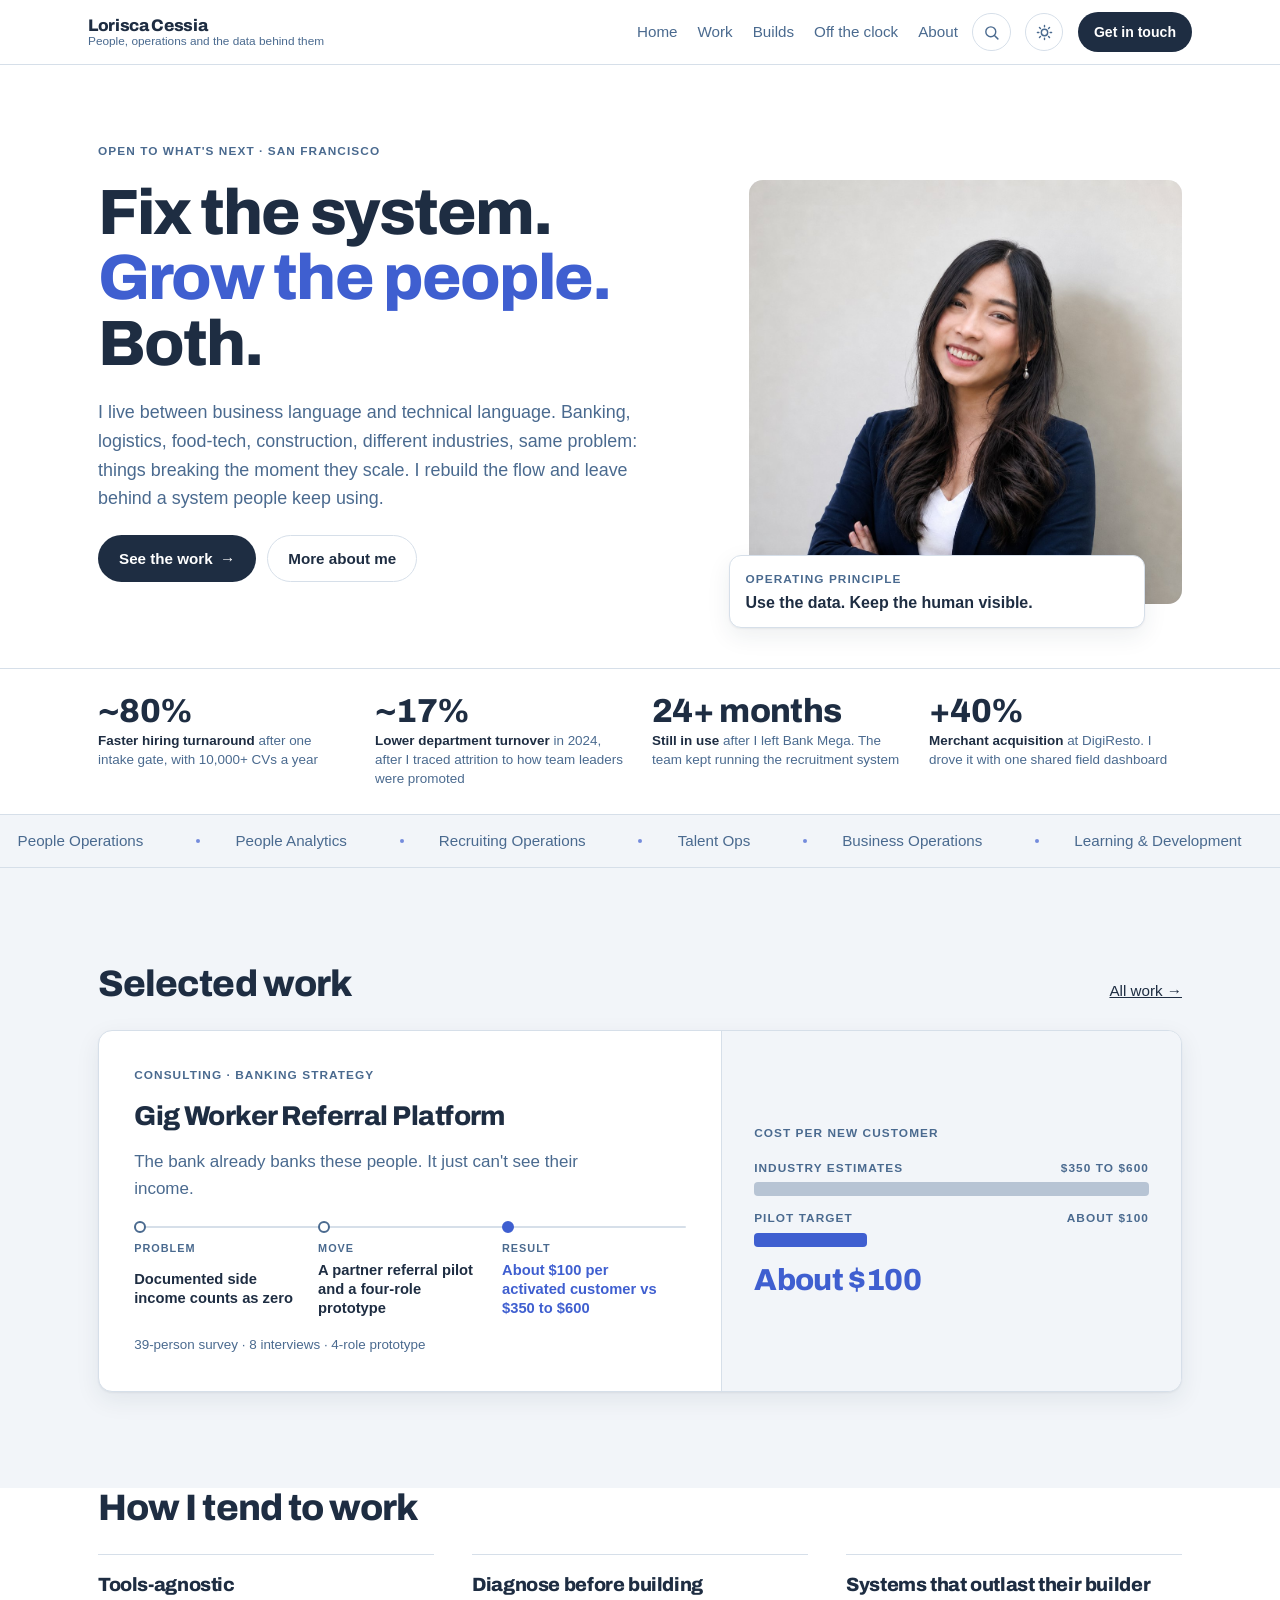
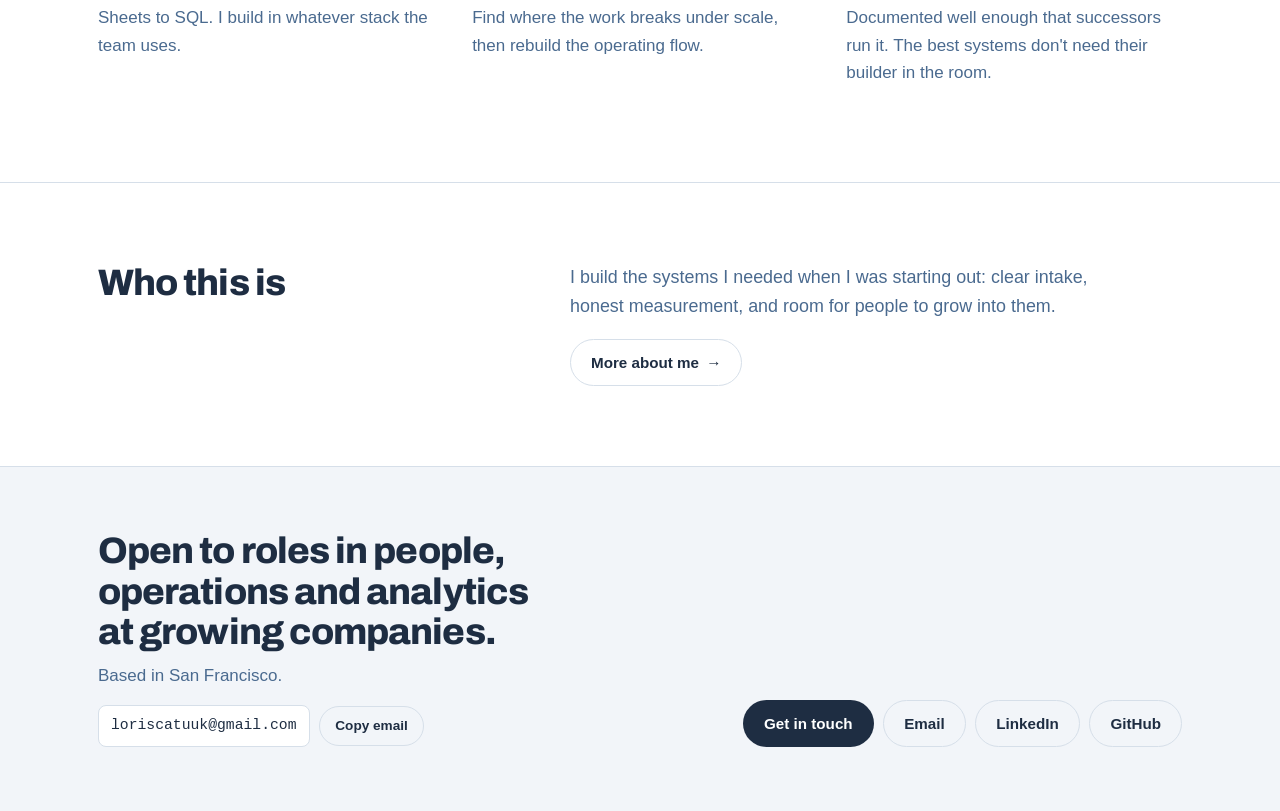
<file: index.html>
<!DOCTYPE html>
<html lang="en">
<head>
<meta charset="UTF-8">
<meta name="viewport" content="width=device-width, initial-scale=1.0">
<script>/* theme before first paint: ?theme= from another of the three sites, else stored choice, else device */(function(){try{var d=document.documentElement,u=new URL(location.href),q=u.searchParams.get("theme");if(q==="dark"||q==="light"){localStorage.setItem("lori-theme",q);u.searchParams.delete("theme");history.replaceState(history.state,"",u.pathname+u.search+u.hash);}var s=localStorage.getItem("lori-theme");d.setAttribute("data-theme",s==="dark"||s==="light"?s:(window.matchMedia&&matchMedia("(prefers-color-scheme: dark)").matches?"dark":"light"));}catch(e){}})();</script>
<title>Lorisca Cessia Tuuk | People, operations and the data behind them</title>
<meta name="description" content="I build hiring, sales and operations systems, then use the data to see what works.">
<link rel="preconnect" href="https://fonts.googleapis.com">
<link rel="preconnect" href="https://fonts.gstatic.com" crossorigin>
<link href="https://fonts.googleapis.com/css2?family=Archivo:wght@600;700;800&display=swap" rel="stylesheet">
<link rel="stylesheet" href="styles.css?v=2">
<link rel="stylesheet" href="theme.css">
<link rel="stylesheet" href="shared.css?v=3">
<link rel="stylesheet" href="home.css?v=2">
</head>
<body data-page="home">

<nav class="nav">
  <div class="nav-inner lh">
    <a class="lh-brand" href="https://lori-sca.github.io/"><b>Lorisca Cessia</b><span>People, operations and the data behind them</span></a>
    <div class="lh-links" id="lh-links"><a href="https://lori-sca.github.io/">Home</a><a href="https://lorisca-analytics.github.io/">Work</a><a href="https://lorisca-builds.github.io/">Builds</a><a href="https://lori-sca.github.io/off-the-clock.html">Off the clock</a><a href="https://lori-sca.github.io/about.html">About</a></div>
  </div>
<div class="subnav" style="display:none"><div class="subnav-inner"></div></div>
</nav>

<main class="hm">
  <!-- HERO -->
  <section class="hm-hero" id="top">
    <div class="hm-wrap">
      <span class="ds-label hm-hero-label" id="hero-eyebrow">Open to what's next · San Francisco</span>
      <div class="hm-hero-text">
        <h1 id="hero-headline"><span class="l">Fix the system.</span> <span class="l"><em>Grow the people.</em></span> <span class="l">Both.</span></h1>
        <p class="hm-sub" id="hero-subtitle" hidden></p>
        <p class="hm-lede" id="hero-lede">I live between business language and technical language. Banking, logistics, food-tech, construction, different industries, same problem: things breaking the moment they scale. I rebuild the flow and leave behind a system people keep using.</p>
        <div class="hm-ctas" id="hero-ctas"><a class="ds-btn ds-btn-dark" href="https://lorisca-analytics.github.io">See the work <span aria-hidden="true">→</span></a><a class="ds-btn ds-btn-line" href="about.html">More about me</a></div>
        <div class="hm-links" id="hero-links" hidden></div>
      </div>
      <figure class="hm-photo">
        <img id="hero-photo" src="assets/portrait.jpg" alt="Lori smiling, arms crossed, in a navy blazer" width="1448" height="1086">
        <figcaption class="hm-principle" id="hero-principle">
          <span class="ds-label" id="hero-principle-label">Operating principle</span>
          <p id="hero-tagline">Use the data. Keep the human visible.</p>
        </figcaption>
      </figure>
    </div>
  </section>

  <!-- STAT STRIP -->
  <section class="hm-stats" id="stats" aria-label="Results from past roles">
    <div class="hm-wrap" id="stats-row"></div>
  </section>

  <!-- KEYWORD RIBBON -->
  <section class="hm-ribbon" id="ribbon" aria-label="Kinds of work">
    <div class="hm-ribbon-track"><ul id="ribbon-list"></ul><ul aria-hidden="true" id="ribbon-copy"></ul></div>
  </section>

  <!-- SELECTED WORK -->
  <section class="hm-featured" id="featured">
    <div class="hm-wrap">
      <div class="hm-head">
        <h2 id="sec-featured-headline">Selected work</h2>
        <span id="featured-links"></span>
      </div>
      <p class="hm-side" id="sec-featured-side" hidden></p>
      <div class="wc-list" id="featured-grid"></div>
    </div>
  </section>

  <!-- HOW I TEND TO WORK -->
  <section class="hm-method" id="method" aria-labelledby="sec-method-headline">
    <div class="hm-wrap">
      <div class="hm-head"><h2 id="sec-method-headline">How I tend to work</h2></div>
      <div class="hm-method-grid" id="method-grid"></div>
    </div>
  </section>

  <!-- START HERE (hidden on Home since Oct 9, kept in the file) -->
  <section class="hm-method" id="start" style="display:none">
    <div class="hm-wrap">
      <div class="hm-head"><h2 id="sec-start-headline">Start here</h2></div>
      <div class="hm-method-grid" id="starthere-grid"></div>
    </div>
  </section>

  <!-- WHO THIS IS -->
  <section class="hm-bridge" id="about" aria-labelledby="sec-about-headline">
    <div class="hm-wrap">
      <h2 id="sec-about-headline">Who this is</h2>
      <div class="hm-bridge-text">
        <p id="about-teaser"></p>
        <a class="ds-btn ds-btn-line" href="about.html" id="about-button"><span id="about-button-label">More about me</span> <span aria-hidden="true">→</span></a>
      </div>
    </div>
  </section>

  <!-- CONTACT -->
  <section class="hm-foot" id="contact">
    <div class="hm-wrap">
      <div class="hm-foot-main">
        <h2 id="sec-contact-headline">Open to roles in people, operations and analytics at growing companies.</h2>
        <p id="sec-contact-side">Based in San Francisco.</p>
        <div class="hm-copy" id="copy-mail">
          <code id="mail-addr">loriscatuuk@gmail.com</code>
          <button type="button" id="mail-copy">Copy email</button>
          <span class="hm-copy-status" id="mail-status" role="status" aria-live="polite"></span>
        </div>
      </div>
      <div class="hm-foot-ctas" id="contact-ctas"><a class="ds-btn ds-btn-dark" href="mailto:loriscatuuk@gmail.com">Get in touch</a></div>
    </div>
  </section>
</main>

<script src="content.js"></script>
<script src="site.js?v=2"></script>
<script src="https://lori-sca.github.io/header.js?v=5"></script>
<script src="skeleton.js?v=6"></script>
<script src="theme.js"></script>
<script src="motion.js?v=2"></script>
<script>
(function () {
  "use strict";
  var WORK = "https://lorisca-analytics.github.io", BUILDS = "https://lorisca-builds.github.io";
  var reduce = window.matchMedia && matchMedia("(prefers-reduced-motion: reduce)").matches;
  function $(id) { return document.getElementById(id); }
  function h(tag, cls, text) { var e = document.createElement(tag); if (cls) e.className = cls; if (text != null && text !== "") e.textContent = text; return e; }
  function has(v) { return v != null && String(v).trim() !== ""; }
  function plainHead(v) { return v && typeof v === "object" ? (v.main || "") + (v.accent || "") : v || ""; }
  function hubJSON(url) { return fetch(url, { cache: "no-cache" }).then(function (r) { if (!r.ok) throw new Error(r.status); return r.json(); }); }
  function btn(label, href, dark) {
    var a = h("a", "ds-btn " + (dark ? "ds-btn-dark" : "ds-btn-line"), label);
    var safe = window.Skeleton ? Skeleton.safeHref(href) : href;
    a.href = safe || "#";
    if (/^https?:/i.test(a.getAttribute("href")) && a.hostname !== location.hostname) { a.target = "_blank"; a.rel = "noopener"; }
    return a;
  }

  /* ---------- hero ---------- */
  function drawHero(hero) {
    hero = hero || {};
    $("hero-eyebrow").textContent = hero.eyebrow || "";
    $("hero-eyebrow").hidden = !has(hero.eyebrow);
    var h1 = $("hero-headline"); h1.innerHTML = "";
    var accent = (hero.headlineAccent || "").trim();
    String(hero.headline || "").split(/\n+/).map(function (s) { return s.trim(); }).filter(Boolean).forEach(function (line, i) {
      if (i) h1.appendChild(document.createTextNode(" "));
      var span = h("span", "l");
      var at = accent ? line.indexOf(accent) : -1;
      if (at >= 0) {
        if (at) span.appendChild(document.createTextNode(line.slice(0, at)));
        span.appendChild(h("em", "", accent));
        if (at + accent.length < line.length) span.appendChild(document.createTextNode(line.slice(at + accent.length)));
      } else span.textContent = line;
      h1.appendChild(span);
    });
    $("hero-subtitle").textContent = hero.subtitle || ""; $("hero-subtitle").hidden = !has(hero.subtitle);
    $("hero-lede").textContent = hero.lede || ""; $("hero-lede").hidden = !has(hero.lede);
    var ctas = $("hero-ctas"); ctas.innerHTML = "";
    (hero.ctas || []).filter(function (c) { return c && (c.label || c.href); }).forEach(function (c, i) {
      var a = btn(c.label || c.href, c.href, i === 0);
      if (i === 0) { var arrow = h("span", "", " →"); arrow.setAttribute("aria-hidden", "true"); a.appendChild(arrow); }
      ctas.appendChild(a);
    });
    ctas.hidden = !ctas.children.length;
    var links = $("hero-links"); links.innerHTML = "";
    (hero.links || []).filter(function (l) { return l && (l.label || l.href); }).forEach(function (l) {
      var a = h("a", "", (l.label || l.href) + " →"); a.href = (window.Skeleton ? Skeleton.safeHref(l.href) : l.href) || "#";
      if (l.newTab) { a.target = "_blank"; a.rel = "noopener"; }
      links.appendChild(a);
    });
    links.hidden = !links.children.length;
    var src = hero.image || hero.background;
    var photo = $("hero-photo");
    if (src) { photo.src = src; photo.alt = hero.imageAlt || ""; photo.parentNode.hidden = false; }
    else photo.parentNode.hidden = true;
    $("hero-principle-label").textContent = hero.principleLabel || "";
    $("hero-principle-label").hidden = !has(hero.principleLabel);
    $("hero-tagline").textContent = hero.tagline || "";
    $("hero-principle").hidden = !has(hero.principleLabel) && !has(hero.tagline);
  }

  /* ---------- stat strip and ribbon ---------- */
  function drawStats(stats) {
    var row = $("stats-row"); row.innerHTML = "";
    (stats || []).filter(function (s) { return s && (has(s.value) || has(s.label)); }).forEach(function (s) {
      var d = h("div", "hm-stat");
      d.appendChild(h("b", "", s.value || ""));
      var sp = h("span", "");
      if (has(s.label)) sp.appendChild(h("strong", "", s.label));
      if (has(s.detail)) sp.appendChild(document.createTextNode((has(s.label) ? " " : "") + s.detail));
      d.appendChild(sp);
      row.appendChild(d);
    });
    if (!row.children.length) $("stats").style.display = "none";
  }
  function drawRibbon(r) {
    r = r || {};
    var list = $("ribbon-list"); list.innerHTML = "";
    (r.items || []).filter(has).forEach(function (t) { list.appendChild(h("li", "", t)); });
    $("ribbon-copy").innerHTML = list.innerHTML;
    $("ribbon").classList.toggle("still", !!r.still);
    if (!list.children.length) $("ribbon").style.display = "none";
  }

  /* ---------- selected work ---------- */
  function hubIndex(lanes, projects) {
    var idx = {};
    ((lanes && lanes.lanes) || []).forEach(function (l) {
      (l.projects || []).forEach(function (p) { if (p.status === "live") idx[p.id] = { site: "work", lane: l.name || "", card: p, href: WORK + "/#card-" + p.id }; });
    });
    ((projects && projects.projects) || []).forEach(function (p) { if (p.status === "live") idx[p.id] = { site: "builds", lane: "", card: p, href: BUILDS + "/#card-" + p.id }; });
    return idx;
  }
  function num(v) { var n = parseFloat(v); return isNaN(n) ? null : n; }
  function barRow(label, text, bar) {
    var row = h("div", "wc-bar-row");
    var lab = h("span", "ds-label"); lab.appendChild(h("span", "", label || "")); lab.appendChild(h("span", "", text || ""));
    row.appendChild(lab); row.appendChild(bar);
    return row;
  }
  function visual(t, fallbackBig) {
    var box = h("div", "wc-visual"); box.setAttribute("aria-hidden", "true");
    var kind = t.visual || "number";
    var a = num(t.aValue), b = num(t.bValue);
    if (kind === "editor") {
      var ed = h("div", "wc-editor"), tabs = h("div", "wc-editor-tabs"), body = h("div", "wc-editor-body");
      (t.editorTabs || []).forEach(function (x, i) { tabs.appendChild(h("span", i === 0 ? "on" : "", x)); });
      (t.editorRows || []).forEach(function (x) {
        var on = has(t.editorActive) && x === t.editorActive;
        var r = h("div", "wc-blk" + (on ? " sel" : "")); r.appendChild(h("span", "", x)); r.appendChild(h("span", "", on ? "editing" : "edit")); body.appendChild(r);
      });
      if (tabs.children.length) ed.appendChild(tabs);
      ed.appendChild(body); box.appendChild(ed);
      if (has(t.editorNote)) box.appendChild(h("span", "wc-saved", t.editorNote));
      return box;
    }
    if (has(t.visualLabel)) box.appendChild(h("span", "ds-label", t.visualLabel));
    if (kind === "swing" && a != null && b != null && a < 0 && b > 0) {
      var total = Math.abs(a) + b, zero = (Math.abs(a) / total * 100).toFixed(1) + "%";
      var wrap = h("div", "wc-bars");
      var t1 = h("div", "wc-track"), t2 = h("div", "wc-track");
      t1.style.setProperty("--zero", zero); t2.style.setProperty("--zero", zero);
      var neg = h("div", "wc-bar"); neg.style.left = "0"; neg.style.width = zero; t1.appendChild(neg);
      var pos = h("div", "wc-bar after"); pos.style.left = zero; pos.style.width = (b / total * 100).toFixed(1) + "%"; t2.appendChild(pos);
      wrap.appendChild(barRow(t.aLabel, t.aText || String(a), t1));
      wrap.appendChild(barRow(t.bLabel, t.bText || String(b), t2));
      var z = h("div", "wc-zero ds-label"); z.style.setProperty("--zero", zero); z.appendChild(h("span", "", "$0")); wrap.appendChild(z);
      box.appendChild(wrap);
    } else if ((kind === "bars" || kind === "swing") && a != null && b != null) {
      var max = Math.max(Math.abs(a), Math.abs(b)) || 1;
      var bars = h("div", "wc-bars");
      var b1 = h("div", "wc-bar"); b1.style.width = (Math.abs(a) / max * 100).toFixed(1) + "%";
      var b2 = h("div", "wc-bar after"); b2.style.width = (Math.abs(b) / max * 100).toFixed(1) + "%";
      bars.appendChild(barRow(t.aLabel, t.aText || String(a), b1));
      bars.appendChild(barRow(t.bLabel, t.bText || String(b), b2));
      box.appendChild(bars);
    }
    var big = has(t.big) ? t.big : fallbackBig;
    if (has(big)) box.appendChild(h("span", "wc-big" + (String(big).length > 9 ? " sm" : ""), big));
    return box;
  }
  function cardNodeHome(id, t, hub) {
    var c = hub ? hub.card : {};
    var art = h("article", "wc"); art.id = "home-card-" + String(id).replace(/[^\w-]/g, "-");
    var body = h("div", "wc-body");
    var label = has(t.label) ? t.label : hub ? (hub.site === "work" ? "Work" + (hub.lane ? " · " + hub.lane : "") : "Builds") : "";
    if (has(label)) body.appendChild(h("span", "ds-label", label));
    body.appendChild(h("h3", "wc-title", has(t.title) ? t.title : c.title || ""));
    var sum = has(t.summary) ? t.summary : c.hook;
    if (has(sum)) body.appendChild(h("p", "wc-sum", sum));
    /* Blank Home fields fall back to the hub card's own trace line, so a
       wording fix on Work reaches Home without a second edit. */
    var tr = c.trace || {};
    var pmr = [["Problem", has(t.problem) ? t.problem : tr.problem], ["Move", has(t.move) ? t.move : tr.move], ["Result", has(t.result) ? t.result : tr.result]];
    if (has(pmr[0][1]) || has(pmr[1][1]) || has(pmr[2][1])) {
      var ol = h("ol", "wc-trace"); ol.setAttribute("aria-label", "Problem, move and result");
      pmr.forEach(function (p) {
        var li = h("li", ""); li.appendChild(h("span", "ds-label", p[0])); li.appendChild(h("span", "", p[1] || "")); ol.appendChild(li);
      });
      body.appendChild(ol);
    }
    var foot = h("div", "wc-foot");
    var href = has(t.href) ? t.href : hub ? hub.href : "";
    if (!t.noButton && has(href)) foot.appendChild(btn(t.button || "Deep dive", href, true));
    if (has(t.note)) foot.appendChild(h("span", "wc-note", t.note));
    if (foot.children.length) body.appendChild(foot);
    art.appendChild(body);
    /* Picture panel: Home's own settings first, then the hub card's picture
       (cardVisual), then the hub card's metric as a big number. */
    var bothBars = num(t.aValue) != null && num(t.bValue) != null;
    var ownPanel = has(t.big) || t.visual === "editor" || ((t.visual === "bars" || t.visual === "swing") && bothBars);
    var cv = c.cardVisual;
    if (!ownPanel && cv && has(cv.kind)) {
      art.appendChild(visual({ visual: cv.kind, visualLabel: cv.label, aLabel: cv.aLabel, aValue: cv.aValue, aText: cv.aText,
        bLabel: cv.bLabel, bValue: cv.bValue, bText: cv.bText, big: cv.big }, ""));
    } else {
      art.appendChild(visual(has(t.visual) || has(t.big) ? t : { visual: "number" }, hub && !has(t.big) && !has(t.visual) ? c.metric : ""));
    }
    return art;
  }
  function drawFeatured(home, hubs) {
    var grid = $("featured-grid"); grid.innerHTML = "";
    var texts = {}; (home.featuredCards || []).forEach(function (t) { if (t && t.id) texts[t.id] = t; });
    var idx = hubIndex(hubs.lanes, hubs.projects);
    (home.featured || []).slice(0, 3).forEach(function (id) {
      var t = texts[id] || {};
      var homeOnly = /^home:/.test(id) || t.source === "home";
      var hub = homeOnly ? null : idx[id];
      var hubMissing = t.source === "builds" ? hubs.buildsFailed : t.source === "work" ? hubs.workFailed : (hubs.workFailed || hubs.buildsFailed);
      if (!hub && !has(t.title)) return;                 // nothing to draw
      if (!hub && !homeOnly && !hubMissing) return;      // the hub loaded and this card isn't live: leave it off
      grid.appendChild(cardNodeHome(id, t, hub));
    });
    if (!grid.children.length) $("featured").style.display = "none";
  }

  /* ---------- method, about, contact ---------- */
  function drawMethod(items) {
    var g = $("method-grid"); g.innerHTML = "";
    (items || []).filter(function (m) { return m && (has(m.title) || has(m.text)); }).forEach(function (m) {
      var d = h("div", "hm-way"); d.appendChild(h("h3", "", m.title || "")); if (has(m.text)) d.appendChild(h("p", "", m.text)); g.appendChild(d);
    });
    if (!g.children.length) $("method").style.display = "none";
  }
  function drawContact(c, site) {
    c = c || {}; site = site || {};
    var side = $("sec-contact-side"); side.textContent = c.side || ""; side.hidden = !has(c.side);
    var copy = $("copy-mail");
    copy.hidden = c.copyEmail === false || !has(site.email);
    if (has(site.email)) $("mail-addr").textContent = site.email;
    var row = $("contact-ctas"); row.innerHTML = "";
    if (has(site.email)) row.appendChild(btn(c.ctaLabel || "Get in touch", "mailto:" + site.email, true));
    [["Email", has(site.email) ? "mailto:" + site.email : ""], ["LinkedIn", site.linkedin], ["GitHub", site.github]].forEach(function (p) {
      if (has(p[1])) row.appendChild(btn(p[0], p[1], false));
    });
  }
  function setHead(id, v) { var e = $(id); if (e && plainHead(v)) setHeadline(e, v); }

  /* copy email: clipboard, else select the address */
  $("mail-copy").addEventListener("click", function () {
    var ma = $("mail-addr"), ms = $("mail-status"), mc = $("mail-copy");
    function done() { ms.textContent = "Copied"; mc.textContent = "Copied"; setTimeout(function () { mc.textContent = "Copy email"; ms.textContent = ""; }, 2000); }
    function fail() { var r = document.createRange(); r.selectNodeContents(ma); var s = window.getSelection(); s.removeAllRanges(); s.addRange(r); ms.textContent = "Selected. Press Ctrl+C or Cmd+C to copy."; }
    try { navigator.clipboard.writeText(ma.textContent.trim()).then(done, fail); } catch (e) { fail(); }
  });

  /* one fade-in per section, only below the first screen */
  function reveals() {
    if (reduce || !("IntersectionObserver" in window)) return;
    var targets = document.querySelectorAll(".wc, .hm-method-grid, .hm-bridge > .hm-wrap");
    var io = new IntersectionObserver(function (es) {
      es.forEach(function (e) { if (e.isIntersecting) { e.target.classList.add("in"); io.unobserve(e.target); } });
    }, { rootMargin: "0px 0px -8% 0px" });
    targets.forEach(function (t, i) {
      if (t.getBoundingClientRect().top > window.innerHeight) { t.classList.add("hm-rv"); t.style.transitionDelay = (i % 2) * 80 + "ms"; io.observe(t); }
    });
    setTimeout(function () { targets.forEach(function (t) { t.classList.add("in"); }); }, 2500);
  }

  var hubs = { workFailed: false, buildsFailed: false };
  Promise.all([
    loadJSON("data/site.json"), loadJSON("data/home.json"),
    hubJSON(WORK + "/data/lanes.json").catch(function () { hubs.workFailed = true; return null; }),
    hubJSON(BUILDS + "/data/projects.json").catch(function () { hubs.buildsFailed = true; return null; })
  ]).then(function (r) {
    var site = r[0], home = r[1];
    hubs.lanes = r[2]; hubs.projects = r[3];
    applySiteChrome(site);
    setMeta(home.meta);
    var S = home.sections || {};
    drawHero(home.hero);
    drawStats(home.stats);
    drawRibbon(home.ribbon);
    setHead("sec-featured-headline", (S.featured || {}).headline);
    var fside = $("sec-featured-side"); fside.textContent = (S.featured || {}).side || ""; fside.hidden = !has((S.featured || {}).side);
    var fl = $("featured-links"); fl.innerHTML = "";
    ((S.featured || {}).links || []).filter(function (l) { return l && (l.label || l.href); }).forEach(function (l) {
      var a = h("a", "", (l.label || l.href) + " →"); a.href = Skeleton.safeHref(l.href) || "#";
      if (l.newTab) { a.target = "_blank"; a.rel = "noopener"; }
      fl.appendChild(a);
    });
    drawFeatured(home, hubs);
    setHead("sec-method-headline", (S.method || {}).headline);
    drawMethod(home.method);
    setHead("sec-about-headline", (S.about || {}).headline);
    $("about-teaser").textContent = home.aboutTeaser || "";
    if (has((S.about || {}).buttonLabel)) $("about-button-label").textContent = S.about.buttonLabel;
    var te = embedNode(home.aboutTeaserEmbed); if (te) $("about-teaser").after(te);
    setHead("sec-contact-headline", (S.contact || {}).headline);
    drawContact(S.contact, site);
    ["about", "contact"].forEach(function (k) { mountSectionMedia(k, S[k]); });
    // section order, hidden sections and looks from the admin page builder
    if (window.Theme && Theme.applyLayout && home.layout) Theme.applyLayout(document.querySelector("main"), home, { site: site });
    var menu = home.layout && home.layout.showMenu === false ? [] : (window.Theme ? Theme.menu(home) : []);
    renderSubnav(menu);
    reveals();
  }).catch(function (e) {
    console.error(e);
    $("hero-lede").textContent = "Content couldn't load. Try refreshing.";
  });
})();
</script>
</body>
</html>
</file>
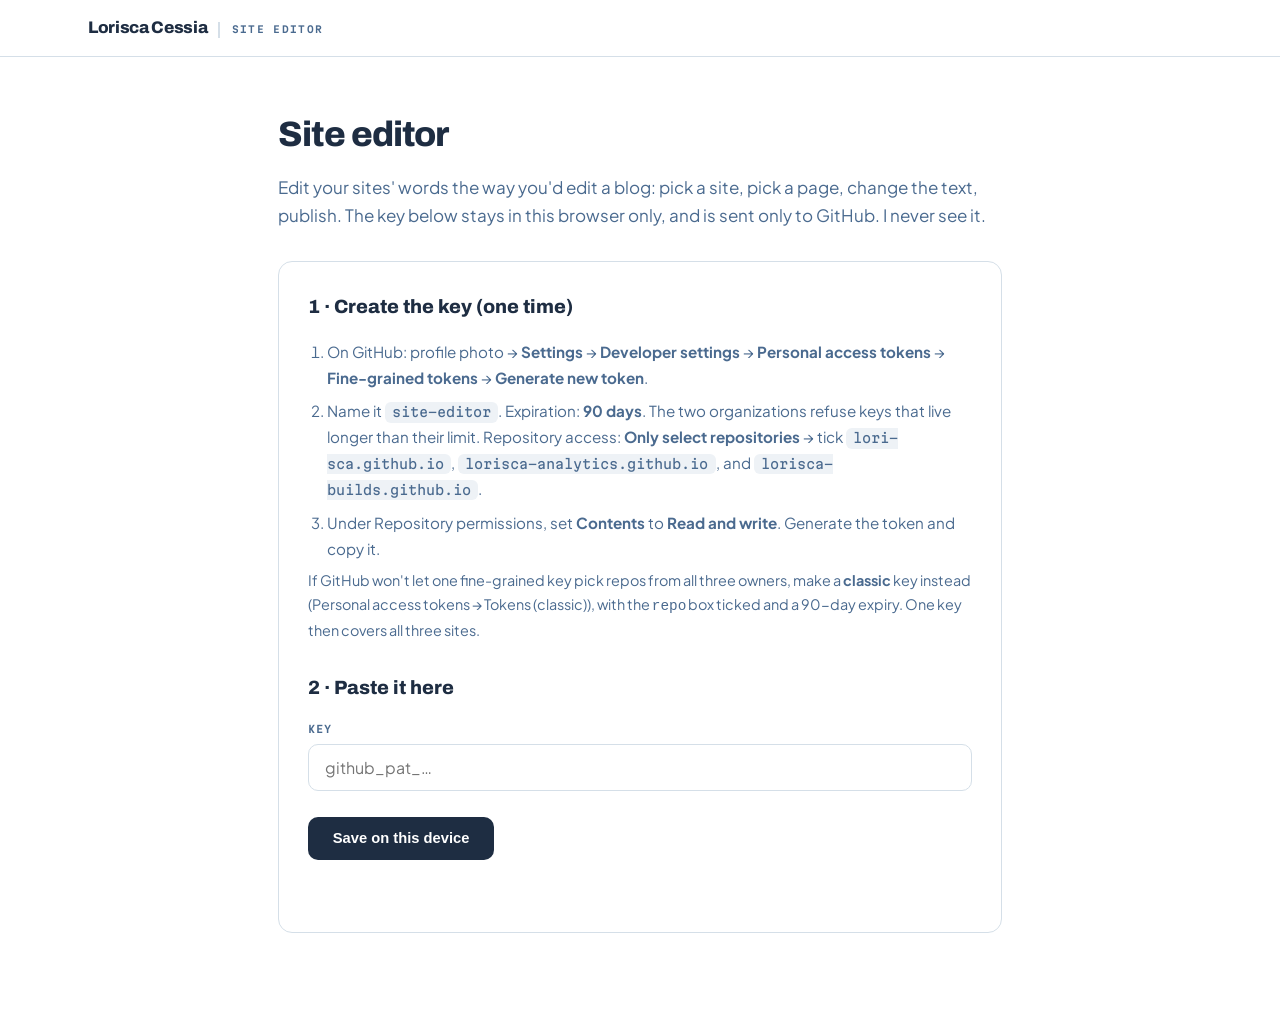
<file: admin/index.html>
<!DOCTYPE html>
<html lang="en">
<head>
<meta charset="UTF-8">
<meta name="viewport" content="width=device-width, initial-scale=1.0">
<title>Editor · Lorisca Cessia</title>
<meta name="robots" content="noindex, nofollow">
<link rel="preconnect" href="https://fonts.googleapis.com">
<link rel="preconnect" href="https://fonts.gstatic.com" crossorigin>
<link href="https://fonts.googleapis.com/css2?family=Archivo:wght@600;700;800&family=Plus+Jakarta+Sans:wght@400;500;600;700&family=Martian+Mono:wght@500;600&display=swap" rel="stylesheet">
<link rel="stylesheet" href="admin-base.css">
<link rel="stylesheet" href="builder.css?v=4">
<style>
  .ed-wrap { max-width: 820px; margin: 0 auto; padding: 3rem var(--gutter) 5rem; }
  .ed-wrap h1 { font-family: var(--display); font-weight: 800; letter-spacing: -0.03em; font-size: 2.2rem; margin-bottom: .6rem; }
  .ed-sub { color: var(--steel); margin-bottom: 2rem; max-width: 60ch; }
  .ed-sites { display: flex; gap: .5rem; flex-wrap: wrap; margin-bottom: 1.4rem; }
  .ed-site { background: var(--mist); border: 1px solid var(--hairline); font-family: var(--display); font-weight: 700; font-size: .95rem; color: var(--steel); padding: .7rem 1.2rem; border-radius: 999px; cursor: pointer; }
  .ed-site.active { background: var(--ink); color: var(--white); border-color: var(--ink); }
  .ed-tabs { display: flex; gap: .4rem; flex-wrap: wrap; margin-bottom: 1.8rem; border-bottom: 1px solid var(--hairline); padding-bottom: .8rem; }
  .ed-tab { background: none; border: none; font-family: var(--display); font-weight: 700; font-size: .98rem; color: var(--steel); padding: .6rem 1rem; border-radius: 10px; cursor: pointer; }
  .ed-tab:hover { color: var(--ink); background: var(--mist); }
  .ed-tab.active { color: var(--white); background: var(--ink); }
  .ed-card { border: 1px solid var(--hairline); border-radius: 14px; padding: 1.8rem; background: var(--white); margin-bottom: 1.5rem; }
  .ed-card h2 { font-family: var(--display); font-weight: 800; font-size: 1.2rem; margin-bottom: .4rem; }
  .ed-card .ed-hint { color: var(--steel); font-size: .9rem; margin-bottom: 1rem; }
  .ed-viewlink { float: right; font-size: .85rem; font-weight: 700; }
  label.ed-label { display: block; font-family: var(--mono); font-size: .64rem; font-weight: 600; letter-spacing: .12em; text-transform: uppercase; color: var(--steel); margin: 1.1rem 0 .4rem; }
  .ed-input, .ed-textarea, .ed-select {
    width: 100%; font-family: var(--body); font-size: 1rem; color: var(--ink);
    border: 1px solid var(--hairline); border-radius: 10px; padding: .75rem 1rem; background: var(--white);
  }
  .ed-input:focus, .ed-textarea:focus, .ed-select:focus { outline: 2px solid var(--ink); border-color: var(--ink); }
  .ed-textarea { min-height: 5rem; resize: vertical; line-height: 1.6; }
  .ed-row { display: grid; grid-template-columns: 1fr 1fr; gap: 1rem; }
  .ed-actions { display: flex; gap: .8rem; margin-top: 1.6rem; flex-wrap: wrap; align-items: center; }
  .ed-status { margin-top: 1.2rem; font-size: .95rem; color: var(--steel); min-height: 1.5rem; }
  .ed-item { border: 1px solid var(--hairline); border-radius: 12px; padding: 1.2rem; margin-bottom: 1rem; background: var(--white); }
  .ed-item-head { display: flex; justify-content: space-between; align-items: baseline; margin-bottom: .4rem; }
  .ed-item-title { font-weight: 800; font-family: var(--display); }
  .ed-link { background: none; border: none; color: var(--steel); font-weight: 700; font-size: .9rem; cursor: pointer; text-decoration: underline; text-underline-offset: 3px; padding: 0; }
  .ed-link:hover { color: var(--ink); }
  .ed-link.danger { color: #b3261e; }
  .ed-check { display: flex; gap: .6rem; align-items: center; margin-top: .9rem; font-size: .95rem; }
  .ed-photo-preview { margin-top: .7rem; max-width: 320px; border-radius: 10px; border: 1px solid var(--hairline); }
  .ed-steps { margin: 1rem 0 0 1.2rem; color: var(--steel); font-size: .95rem; line-height: 1.7; }
  .ed-steps li { margin-bottom: .5rem; }
  .ed-steps code { font-family: var(--mono); font-size: .82rem; background: var(--mist); padding: .15rem .45rem; border-radius: 6px; }
  .ed-post { display: flex; justify-content: space-between; align-items: center; gap: 1rem; padding: .9rem 0; border-bottom: 1px solid var(--hairline); }
  .ed-post .t { font-weight: 700; }
  .ed-post .d { font-family: var(--mono); font-size: .66rem; letter-spacing: .1em; text-transform: uppercase; color: var(--steel); margin-left: .7rem; }
  .ed-siteerr { border: 1px solid #e5b6b0; background: #fdf1f0; border-radius: 12px; padding: 1.4rem; color: #7a2e28; line-height: 1.6; }
  .ed-siteerr p { margin-top: .6rem; }
  .ed-errdetail { font-size: .85rem; opacity: .8; word-break: break-word; }
  @media (max-width: 640px) { .ed-row { grid-template-columns: 1fr; } }
  /* unsaved-changes bar + dots */
  .ed-dirty { position: sticky; top: 4.6rem; z-index: 40; display: flex; gap: 1rem; align-items: center; justify-content: space-between; flex-wrap: wrap;
    background: #fff8e6; border: 1px solid #e8cf8a; color: #6b4e00; border-radius: 12px; padding: .8rem 1.1rem; margin-bottom: 1.2rem; font-size: .93rem; }
  .ed-dirty[hidden] { display: none; }
  .ed-tab.dirty::after, .ed-site.dirty::after { content: ""; display: inline-block; width: .45rem; height: .45rem; border-radius: 50%; background: #d08a00; margin-left: .45rem; vertical-align: middle; }
  .ed-toolbar { display: flex; justify-content: flex-end; margin: -.6rem 0 1rem; }
  /* history */
  .ed-hist-row { padding: .9rem 0; border-bottom: 1px solid var(--hairline); }
  .ed-hist-top { display: flex; justify-content: space-between; gap: 1rem; align-items: baseline; flex-wrap: wrap; }
  .ed-hist-msg { font-weight: 700; }
  .ed-hist-meta { font-family: var(--mono); font-size: .66rem; letter-spacing: .08em; text-transform: uppercase; color: var(--steel); margin-top: .25rem; }
  .ed-diff { margin-top: .7rem; font-size: .88rem; background: var(--mist); border-radius: 10px; padding: .8rem 1rem; line-height: 1.55; }
  .ed-diff div { margin-bottom: .35rem; overflow-wrap: anywhere; }
  .ed-diff .lbl { font-weight: 700; }
  .ed-diff del { color: #9b2c22; }
  .ed-diff ins { color: #1d6b3a; text-decoration: none; }
  /* conflict picker */
  .ed-modal { position: fixed; inset: 0; background: rgba(20,24,32,.45); z-index: 100; display: flex; align-items: flex-start; justify-content: center; padding: 4vh 1rem; overflow-y: auto; }
  .ed-modal-box { background: var(--white); border-radius: 14px; max-width: 760px; width: 100%; padding: 1.8rem; }
  .ed-modal-box h2 { font-family: var(--display); font-weight: 800; font-size: 1.25rem; margin-bottom: .5rem; }
  .ed-conf { border: 1px solid var(--hairline); border-radius: 12px; padding: 1rem; margin-top: 1rem; }
  .ed-conf-lbl { font-weight: 800; margin-bottom: .6rem; overflow-wrap: anywhere; }
  .ed-conf-opts { display: grid; grid-template-columns: 1fr 1fr; gap: .7rem; }
  .ed-conf-opt { display: block; border: 1px solid var(--hairline); border-radius: 10px; padding: .7rem .8rem; cursor: pointer; font-size: .9rem; }
  .ed-conf-opt input { margin-right: .4rem; }
  .ed-conf-opt pre { white-space: pre-wrap; overflow-wrap: anywhere; font-family: var(--body); margin-top: .4rem; max-height: 12rem; overflow: auto; color: var(--ink); }
  @media (max-width: 640px) { .ed-conf-opts { grid-template-columns: 1fr; } }
</style>
</head>
<body>

<nav class="nav">
  <div class="nav-inner">
    <a class="wordmark" href="../index.html">
      <span class="wm-name">Lorisca Cessia</span>
      <span class="wm-role">Site editor</span>
    </a>
  </div>
</nav>

<main>
  <div class="ed-wrap">

    <section id="setup-view">
      <h1>Site editor</h1>
      <p class="ed-sub">Edit your sites' words the way you'd edit a blog: pick a site, pick a page, change the text, publish. The key below stays in this browser only, and is sent only to GitHub. I never see it.</p>
      <div class="ed-card">
        <h2>1 · Create the key (one time)</h2>
        <ol class="ed-steps">
          <li>On GitHub: profile photo → <b>Settings</b> → <b>Developer settings</b> → <b>Personal access tokens</b> → <b>Fine-grained tokens</b> → <b>Generate new token</b>.</li>
          <li>Name it <code>site-editor</code>. Expiration: <b>90 days</b>. The two organizations refuse keys that live longer than their limit. Repository access: <b>Only select repositories</b> → tick <code>lori-sca.github.io</code>, <code>lorisca-analytics.github.io</code>, and <code>lorisca-builds.github.io</code>.</li>
          <li>Under Repository permissions, set <b>Contents</b> to <b>Read and write</b>. Generate the token and copy it.</li>
        </ol>
        <p class="ed-hint">If GitHub won't let one fine-grained key pick repos from all three owners, make a <b>classic</b> key instead (Personal access tokens → Tokens (classic)), with the <code>repo</code> box ticked and a 90-day expiry. One key then covers all three sites.</p>
        <h2 style="margin-top:1.8rem;">2 · Paste it here</h2>
        <label class="ed-label" for="token-input">Key</label>
        <input class="ed-input" id="token-input" type="password" autocomplete="off" placeholder="github_pat_…">
        <div class="ed-actions">
          <button class="btn primary" id="token-save">Save on this device</button>
        </div>
        <p class="ed-status" id="setup-status"></p>
      </div>
    </section>

    <section id="editor-view" hidden>
      <h1>Site editor</h1>
      <p class="ed-sub">Pick a site, then a page. Edit the words and hit Save. The live page updates within a few minutes. An <b>embed link</b> under any text plays a YouTube video inline, or becomes a link card for anything else.</p>
      <div class="ed-dirty" id="ed-dirty" hidden>
        <span id="ed-dirty-text"></span>
        <button class="ed-link" id="ed-dirty-discard">Discard unsaved changes</button>
      </div>
      <div class="ed-sites" id="ed-sites"></div>
      <div class="ed-toolbar"><button class="ed-link" id="ed-history-toggle">History &amp; restore</button></div>
      <div class="ed-card" id="ed-history" hidden></div>
      <div class="ed-tabs" id="ed-tabs"></div>
      <div id="tab-panels"></div>
      <p class="ed-status" id="status"></p>
      <p style="margin-top:2rem;"><button class="ed-link" id="logout">Forget the key on this device</button></p>
    </section>

  </div>
</main>

<script src="../content.js"></script>
<script src="merge.js"></script>
<script src="../skeleton.js?v=6"></script>
<script src="builder.js?v=3"></script>
<script>
/* ================= infra ================= */
const SITES = {
  main:      { id: "main",      label: "Main site",      owner: "lori-sca",         repo: "lori-sca.github.io",               home: "../index.html" },
  analytics: { id: "analytics", label: "Work", owner: "lorisca-analytics", repo: "lorisca-analytics.github.io",    home: "https://lorisca-analytics.github.io" },
  builds:    { id: "builds",    label: "Builds",         owner: "lorisca-builds",    repo: "lorisca-builds.github.io",       home: "https://lorisca-builds.github.io" },
};
const BRANCH = "main";
let currentSite = SITES.main;
const $ = (id) => document.getElementById(id);
const getToken = () => localStorage.getItem("oc_pat") || "";
/* A saved picture path is relative to the site root. The editor lives in
   /admin/, so a bare path needs "../" to show as a thumbnail here. */
function adminSrc(u) {
  u = String(u || "");
  if (/^(https?:|data:|blob:)/.test(u)) return u;
  return "../" + u.replace(/^\//, "");
}
/* Plain words for a GitHub error, by site. */
function keyHelp(e, site) {
  const st = e && e.status;
  const m = String((e && (e.ghMessage || e.message)) || "");
  if (st === 401) return "Your key has expired or was deleted. Make a new one and paste it on the start screen.";
  if (st === 403 && /rate limit/i.test(m)) return "GitHub is limiting requests for a while. Wait a few minutes and reload the page. Your key is fine.";
  if (st === 403 && /lifetime/i.test(m)) return "The " + site.owner + " organization refuses keys that live longer than its limit. Make a new key with a shorter expiry (90 days fits) and paste it on the start screen.";
  if (st === 403 || st === 404) return "Your key can't reach " + site.repo + ". Edit the key on GitHub so it includes that repo with Contents set to Read and write, or make a classic key with the repo box ticked. Then reload this page.";
  if (st) return "GitHub answered with an error (" + st + "). Reload the page and try again.";
  if (e instanceof TypeError && /fetch|network/i.test(m)) return "GitHub couldn't be reached. Check your connection and reload the page.";
  return "Something in the editor went wrong while opening this. Reload the page. If it keeps happening, send Claude the line below.";
}
function status(msg, ok) {
  const el = $("status");
  el.textContent = msg || "";
  el.style.color = ok === false ? "#b3261e" : "";
}
function utf8ToB64(str) {
  const bytes = new TextEncoder().encode(str);
  let bin = "";
  for (let i = 0; i < bytes.length; i += 0x8000) {
    bin += String.fromCharCode.apply(null, bytes.subarray(i, i + 0x8000));
  }
  return btoa(bin);
}
function b64ToUtf8(b64) {
  const bin = atob(b64.replace(/\n/g, ""));
  return new TextDecoder().decode(Uint8Array.from(bin, (c) => c.charCodeAt(0)));
}
/* Any repo endpoint for the current site, e.g. "commits?path=…". */
async function ghRepo(sub, method, body) {
  const res = await fetch("https://api.github.com/repos/" + currentSite.owner + "/" + currentSite.repo + "/" + sub, {
    method: method || "GET",
    // no-store: GitHub lets browsers cache API reads for 60s, which would
    // hide a change an agent pushed a moment ago.
    cache: "no-store",
    headers: {
      "Authorization": "Bearer " + getToken(),
      "Accept": "application/vnd.github+json",
      "Content-Type": "application/json",
    },
    body: body ? JSON.stringify(body) : undefined,
  });
  if (!res.ok) {
    const text = await res.text();
    let gm = "";
    try { gm = JSON.parse(text).message || ""; } catch (e) { gm = text; }
    const err = new Error("GitHub " + res.status + ": " + String(gm).slice(0, 300));
    err.status = res.status;
    err.ghMessage = gm;
    throw err;
  }
  return res.status === 204 ? null : res.json();
}
function gh(path, method, body) { return ghRepo("contents/" + path, method, body); }

/* ---------- file cache ----------
   Each loaded JSON file keeps three things:
     data  — the copy the forms edit
     base  — the file exactly as GitHub had it (for merging)
     clean — data right after the tab finished drawing, as text
             (for "unsaved changes"; the forms add empty fields
             while drawing, so base can't be used for that)       */
const fileCache = {};
let buildingTab = null;
function cacheKey(path) { return currentSite.id + ":" + path; }
function isDirty(entry) { return !!entry && entry.clean != null && Merge.stable(entry.data) !== entry.clean; }
async function loadData(path) {
  const k = cacheKey(path);
  if (buildingTab) buildingTab.files.add(k);
  if (fileCache[k]) return fileCache[k];
  const f = await gh(path + "?ref=" + BRANCH);
  const data = JSON.parse(b64ToUtf8(f.content));
  const entry = { key: k, site: currentSite.id, path: path, sha: f.sha, data: data, base: Merge.clone(data), clean: null };
  fileCache[k] = entry;
  return entry;
}
async function fetchLive(path) {
  const f = await gh(path + "?ref=" + BRANCH);
  return { sha: f.sha, data: JSON.parse(b64ToUtf8(f.content)) };
}
async function putJSON(path, data, sha, message) {
  const res = await gh(path, "PUT", {
    message: message,
    content: utf8ToB64(JSON.stringify(data, null, 2) + "\n"),
    sha: sha,
    branch: BRANCH,
  });
  return res.content.sha;
}
/* Save = fetch the live file first. If nobody else touched it, write.
   If someone did (an AI agent, another tab), merge field by field and
   ask only about fields you both changed. Never overwrites blindly. */
async function saveData(path, data, message) {
  const entry = await loadData(path);
  for (let attempt = 0; attempt < 3; attempt++) {
    const live = await fetchLive(path);
    let toWrite = data;
    let merged = false;
    if (live.sha !== entry.sha) {
      let r = Merge.merge3(entry.base, data, live.data);
      if (r.conflicts.length) {
        const choices = await conflictDialog(path, r.conflicts);
        if (!choices) throw new Error("Save cancelled. Nothing was changed on the site.");
        r = Merge.merge3(entry.base, data, live.data, choices);
      }
      toWrite = r.value;
      merged = true;
    }
    try {
      entry.sha = await putJSON(path, toWrite, live.sha, message);
    } catch (e) {
      if (e.status === 409 || e.status === 422) continue; // changed again mid-save: retry
      throw e;
    }
    entry.base = Merge.clone(toWrite);
    if (merged) {
      entry.data = toWrite;
      entry.clean = Merge.stable(toWrite);
      // redraw after the caller finishes, so the form shows the merged file
      setTimeout(() => {
        redrawCurrentTab();
        status("Saved. Someone else had changed this file since you opened it, so both sets of changes were combined. The form now shows the result.");
      }, 0);
    } else {
      entry.clean = Merge.stable(entry.data);
    }
    return;
  }
  throw new Error("The file kept changing while saving. Reload the page and try again.");
}
function processImage(file, maxSize) {
  return new Promise((resolve, reject) => {
    const img = new Image();
    img.onload = () => {
      const max = maxSize || 1600;
      const scale = Math.min(1, max / Math.max(img.width, img.height));
      const c = document.createElement("canvas");
      c.width = Math.max(1, Math.round(img.width * scale));
      c.height = Math.max(1, Math.round(img.height * scale));
      c.getContext("2d").drawImage(img, 0, 0, c.width, c.height);
      URL.revokeObjectURL(img.src);
      c.toBlob((blob) => {
        if (!blob) { reject(new Error("Couldn't read that image.")); return; }
        const r = new FileReader();
        r.onload = () => resolve({ name: file.name, b64: String(r.result).split(",")[1] });
        r.onerror = () => reject(new Error("Couldn't read that image."));
        r.readAsDataURL(blob);
      }, "image/jpeg", 0.85);
    };
    img.onerror = () => reject(new Error("Couldn't read that image."));
    img.src = URL.createObjectURL(file);
  });
}
async function uploadPhoto(path, file, message) {
  const p = await processImage(file);
  const body = { message: message || "Upload photo", content: p.b64, branch: BRANCH };
  try {
    const existing = await gh(path + "?ref=" + BRANCH);
    if (existing && existing.sha) body.sha = existing.sha;
  } catch (e) { /* new file */ }
  await gh(path, "PUT", body);
  return path;
}
</script>
<script>
/* ================= form helpers ================= */
function h2card(title, hint, viewUrl) {
  const d = document.createElement("div");
  d.className = "ed-card";
  const h = document.createElement("h2");
  h.textContent = title;
  d.appendChild(h);
  if (viewUrl) {
    const v = document.createElement("a");
    v.className = "ed-viewlink";
    v.href = viewUrl; v.target = "_blank"; v.rel = "noopener";
    v.textContent = "View page →";
    d.appendChild(v);
  }
  if (hint) {
    const p = document.createElement("p");
    p.className = "ed-hint";
    p.textContent = hint;
    d.appendChild(p);
  }
  return d;
}
function lab(text) {
  const l = document.createElement("label");
  l.className = "ed-label";
  l.textContent = text;
  return l;
}
function textInput(value, multiline) {
  const i = document.createElement(multiline ? "textarea" : "input");
  i.className = multiline ? "ed-textarea" : "ed-input";
  i.value = value || "";
  return i;
}
function field(host, label, obj, key, multiline, placeholder) {
  host.appendChild(lab(label));
  const i = textInput(obj[key], multiline);
  if (placeholder) i.placeholder = placeholder;
  i.addEventListener("input", () => { obj[key] = i.value; });
  host.appendChild(i);
  return i;
}
/* Picture + links for any section object — the Blogspot-style bit.
   Every section can carry an optional picture and a list of links.
   `tag` namespaces the upload path, e.g. "home-start". Uploads happen
   immediately on file select; the tab's Save persists the JSON. */
function mediaFields(host, obj, tag) {
  obj.links = obj.links || [];
  const m = document.createElement("div");
  m.className = "ed-media";
  host.appendChild(m);
  m.appendChild(lab("Picture"));
  const prev = document.createElement("img");
  prev.className = "ed-photo-preview";
  if (obj.image) prev.src = adminSrc(obj.image); else prev.hidden = true;
  m.appendChild(prev);
  const urlInput = field(m, "Image URL", obj, "image", false, "https://\u2026");
  const fi = document.createElement("input");
  fi.type = "file"; fi.accept = "image/*"; fi.className = "ed-input";
  fi.style.marginTop = ".4rem";
  m.appendChild(fi);
  fi.addEventListener("change", async () => {
    const file = fi.files[0];
    if (!file) return;
    try {
      status("Uploading picture\u2026");
      const safe = file.name.replace(/[^a-zA-Z0-9.\-]/g, "-").replace(/\.[^.]+$/, "");
      const upath = "assets/sections/" + tag + "-" + Date.now() + "-" + safe + ".jpg";
      await uploadPhoto(upath, file, "Add section picture via editor");
      obj.image = upath;
      urlInput.value = upath;
      prev.src = URL.createObjectURL(file); prev.hidden = false;
      status("Uploaded. Save the page to keep it.");
    } catch (err) { status(err.message, false); }
  });
  field(m, "Alt text", obj, "imageAlt");
  field(m, "Caption", obj, "imageCaption");
  m.appendChild(lab("Links"));
  const lb = document.createElement("div");
  m.appendChild(lb);
  listEditor(lb, obj.links, (box, l) => {
    field(box, "Label", l, "label");
    field(box, "URL", l, "href");
    const row = document.createElement("label");
    row.className = "ed-check";
    const cb = document.createElement("input");
    cb.type = "checkbox"; cb.checked = !!l.newTab;
    cb.addEventListener("change", () => { l.newTab = cb.checked; });
    row.appendChild(cb);
    row.appendChild(document.createTextNode("Open in a new tab"));
    box.appendChild(row);
  }, () => ({ label: "", href: "", newTab: false }), "Add link");
}
function checkField(host, label, obj, key, onChange) {
  const row = document.createElement("label");
  row.className = "ed-check";
  const cb = document.createElement("input");
  cb.type = "checkbox"; cb.checked = !!obj[key];
  cb.addEventListener("change", () => { obj[key] = cb.checked; if (onChange) onChange(cb.checked); });
  row.appendChild(cb);
  row.appendChild(document.createTextNode(" " + label));
  host.appendChild(row);
  return cb;
}
function numberField(host, label, obj, key, fallback) {
  host.appendChild(lab(label));
  const i = document.createElement("input");
  i.className = "ed-input"; i.type = "number"; i.min = "0"; i.step = "1";
  i.value = obj[key] == null ? (fallback == null ? "" : fallback) : obj[key];
  i.addEventListener("input", () => { const n = parseInt(i.value, 10); obj[key] = isNaN(n) ? (fallback == null ? 0 : fallback) : Math.max(0, n); });
  host.appendChild(i);
  return i;
}
function embedField(host, label, obj, key) {
  host.appendChild(lab(label || "Embed link (YouTube or any URL)"));
  const i = textInput(obj[key]);
  i.type = "url";
  i.placeholder = "https://…";
  i.addEventListener("input", () => { obj[key] = i.value.trim(); });
  host.appendChild(i);
}
function selectField(host, label, obj, key, options) {
  host.appendChild(lab(label));
  const s = document.createElement("select");
  s.className = "ed-select";
  options.forEach((o) => {
    const op = document.createElement("option");
    op.value = o; op.textContent = o;
    if (obj[key] === o) op.selected = true;
    s.appendChild(op);
  });
  s.addEventListener("change", () => { obj[key] = s.value; });
  host.appendChild(s);
}
function listEditor(host, items, buildItem, blankItem, addLabel) {
  const wrap = document.createElement("div");
  host.appendChild(wrap);
  function render() {
    wrap.innerHTML = "";
    items.forEach((item, idx) => {
      const box = document.createElement("div");
      box.className = "ed-item";
      const head = document.createElement("div");
      head.className = "ed-item-head";
      const t = document.createElement("span");
      t.className = "ed-item-title";
      t.textContent = "#" + (idx + 1);
      const up = document.createElement("button"); up.type = "button";
      up.className = "ed-link"; up.textContent = "↑"; up.title = "Move up";
      up.disabled = idx === 0;
      up.addEventListener("click", () => {
        const tmp = items[idx - 1]; items[idx - 1] = items[idx]; items[idx] = tmp; render();
      });
      const down = document.createElement("button"); down.type = "button";
      down.className = "ed-link"; down.textContent = "↓"; down.title = "Move down";
      down.disabled = idx === items.length - 1;
      down.addEventListener("click", () => {
        const tmp = items[idx + 1]; items[idx + 1] = items[idx]; items[idx] = tmp; render();
      });
      const del = document.createElement("button"); del.type = "button";
      del.className = "ed-link danger";
      del.textContent = "Delete";
      del.addEventListener("click", () => { items.splice(idx, 1); render(); });
      const btns = document.createElement("div");
      btns.style.cssText = "display:flex;gap:.6rem;align-items:baseline;";
      btns.appendChild(up); btns.appendChild(down); btns.appendChild(del);
      head.appendChild(t); head.appendChild(btns);
      box.appendChild(head);
      buildItem(box, item, idx);
      wrap.appendChild(box);
    });
    const add = document.createElement("button"); add.type = "button";
    add.className = "btn ghost";
    add.textContent = "+ " + (addLabel || "Add");
    add.addEventListener("click", () => { items.push(blankItem()); render(); });
    wrap.appendChild(add);
  }
  render();
}
function saveBar(host, onSave, label) {
  const bar = document.createElement("div");
  bar.className = "ed-actions";
  const b = document.createElement("button");
  b.className = "btn primary";
  b.textContent = label || "Save";
  b.addEventListener("click", onSave);
  bar.appendChild(b);
  host.appendChild(bar);
}
/* deep import: repo README -> case-study draft. Section mapping follows her
   build-post spine (STAR or SPIDER + Trap/Insight/Machine). Tested in node
   before porting; keep the two in sync. */
function mdToText(md) {
  return String(md || "")
    .replace(/!\[[^\]]*\]\([^)]+\)/g, "")
    .replace(/\[([^\]]+)\]\(([^)]+)\)/g, "$1")
    .replace(/(\*\*|__)(.*?)\1/g, "$2")
    .replace(/(\*|_)(.*?)\1/g, "$2")
    .replace(/`([^`]+)`/g, "$1")
    .replace(/^#{1,6}\s+/gm, "")
    .replace(/^\s*[-*]\s+/gm, "")
    .replace(/\n{3,}/g, "\n\n")
    .trim();
}
function firstParas(text, n) {
  const ps = String(text || "").split(/\n\s*\n/).map((s) => s.trim()).filter(Boolean);
  return ps.slice(0, n).join("\n\n");
}
function humanizeRepo(name) {
  return String(name || "").replace(/[-_]+/g, " ").replace(/\b\w/g, (c) => c.toUpperCase());
}
function parseReadme(text, repo, branch) {
  const out = { title: "", preface: "", sections: {}, links: [], visual: "" };
  const tm = text.match(/^#\s+(.+)$/m);
  if (tm) out.title = tm[1].trim();
  const im = text.match(/!\[[^\]]*\]\(([^)]+)\)/);
  if (im) {
    out.visual = /^https?:/.test(im[1])
      ? im[1]
      : "https://raw.githubusercontent.com/lorisca-analytics/" + repo + "/" + branch + "/" + im[1].replace(/^\.\//, "");
  }
  const parts = text.split(/^##\s+/m);
  out.preface = mdToText(parts[0].replace(/^#\s+.+$/m, "").split("\n").filter((l) => !/^\s*\*\*Live:\*\*/.test(l)).join("\n").trim());
  for (let i = 1; i < parts.length; i++) {
    const nl = parts[i].indexOf("\n");
    const head = (nl < 0 ? parts[i] : parts[i].slice(0, nl)).trim();
    const body = nl < 0 ? "" : parts[i].slice(nl + 1);
    out.sections[head] = body;
    const subs = {};
    const re = /\*\*([^*]+?)\.\*\*\s*([\s\S]*?)(?=\n\*\*[^*]+?\.\*\*|$)/g;
    let m;
    while ((m = re.exec(body))) subs[m[1].trim()] = mdToText(m[2].trim());
    out.sections[head + "::subs"] = subs;
    const lr = /\[([^\]]+)\]\((https?:[^)\s]+)\)/g;
    let lm;
    while ((lm = lr.exec(body))) {
      if (!/\.(svg|png|jpg|jpeg|gif)(\?|$)/i.test(lm[2])) out.links.push({ label: lm[1].trim(), url: lm[2] });
    }
  }
  return out;
}
function deepDraft(r, parsed) {
  const S = (n) => parsed.sections[n + "::subs"] || {};
  const star = S("The case, in STAR");
  const spider = S("The case, SPIDER-style");
  const tim = S("The shape of the argument");
  const pick = (o, ...ks) => { for (const k of ks) if (o[k]) return o[k]; return ""; };
  const p = blankProject();
  p.id = r.name;
  p.title = parsed.title || humanizeRepo(r.name);
  p.hook = firstParas(parsed.preface, 2);
  p.status = "draft";
  const problem = pick(star, "Situation", "Task") || pick(spider, "S — Summary", "P — Problem", "Problem");
  const approach = pick(star, "Action") || pick(spider, "E — Execution", "Execution");
  const result = pick(star, "Result") || pick(spider, "R — Results", "Results");
  const context = pick(spider, "I — Inputs", "Inputs");
  if (problem) p.body.problem = problem;
  if (approach) p.body.approach = approach;
  if (result) p.body.result = result;
  if (context) p.context = context;
  const calls = [];
  ["Trap", "Insight", "Machine"].forEach((k) => { if (tim[k]) calls.push(k + ": " + tim[k]); });
  const disc = pick(spider, "D — Discovery", "Discovery");
  if (!calls.length && disc) calls.push(disc);
  if (calls.length) p.calls = calls;
  p.links = [{ label: "Repo", url: r.html_url, kind: "github" }];
  const seen = {};
  seen[r.html_url] = true;
  (parsed.links || []).forEach((l) => {
    if (seen[l.url]) return; seen[l.url] = true;
    let label = l.label;
    if (/^(here|this|link|click here)$/i.test(label)) {
      const seg = l.url.split("?")[0].split("/").filter(Boolean).pop() || "";
      label = seg.replace(/\.[a-z]+$/i, "").replace(/[-_]+/g, " ").replace(/\b\w/g, (c) => c.toUpperCase()) || "Link";
    }
    p.links.push({
      label: label.slice(0, 40),
      url: l.url,
      kind: /tableau|dashboard|demo|live|presentation|interactive/i.test(l.label + " " + l.url) ? "demo" : "article",
    });
  });
  if (r.homepage && !seen[r.homepage]) p.links.push({ label: "Demo", url: r.homepage, kind: "demo" });
  if (parsed.visual) { p.visual = parsed.visual; p.visualAlt = p.title + ": cover visual"; }
  if (r.topics && r.topics.length) p.tools = r.topics.slice(0, 6);
  p.reviewNotes = { notes: [], missing: ["Review imported copy. It was pulled from the repo README. Trim it to the 10-second version before publishing."] };
  return p;
}
function shallowDraft(r) {
  const p = blankProject();
  p.id = r.name;
  p.title = humanizeRepo(r.name);
  p.hook = r.description || "";
  p.status = "draft";
  p.links = [{ label: "Repo", url: r.html_url, kind: "github" }];
  if (r.homepage) p.links.push({ label: "Demo", url: r.homepage, kind: "demo" });
  if (r.topics && r.topics.length) p.tools = r.topics.slice(0, 6);
  return p;
}
/* full project/card form, shared by analytics lanes + builds */
function projectForm(box, p) {
  field(box, "Title", p, "title");
  field(box, "Hook", p, "hook", true);
  const row = document.createElement("div");
  row.className = "ed-row";
  const a = document.createElement("div"), b = document.createElement("div");
  field(a, "Metric line", p, "metric");
  selectField(b, "Status", p, "status", ["live", "draft", "building"]);
  row.appendChild(a); row.appendChild(b);
  box.appendChild(row);
  const row2 = document.createElement("div");
  row2.className = "ed-row";
  const c2 = document.createElement("div"), d2 = document.createElement("div"), e2 = document.createElement("div");
  field(c2, "Badge override", p, "badge");
  field(d2, "Hint line", p, "hint");
  field(e2, "Button label", p, "btnLabel");
  row2.appendChild(c2); row2.appendChild(d2); row2.appendChild(e2);
  box.appendChild(row2);
  field(box, "Image URL", p, "visual");
  field(box, "Image description", p, "visualAlt");
  field(box, "Diagram URL", p, "diagram");
  field(box, "Diagram description", p, "diagramAlt");
  box.appendChild(lab("Gallery images (optional, replaces the single image and diagram above)"));
  listEditor(box, p.images || (p.images = []), (ib, im) => {
    field(ib, "Image URL", im, "src");
    field(ib, "Alt text", im, "alt");
  }, () => ({ src: "", alt: "" }), "Add image");
  box.appendChild(lab("Links"));
  listEditor(box, p.links || (p.links = []), (lb, l) => {
    field(lb, "Label", l, "label");
    field(lb, "URL", l, "url");
    selectField(lb, "Kind", l, "kind", ["github", "demo", "article", "deck", "sheet", "drive", "other"]);
  }, () => ({ label: "", url: "", kind: "other" }), "Add link");
  box.appendChild(lab("Context tiles (numbered, optional)"));
  listEditor(box, p.csr || (p.csr = []), (cb, t) => {
    const r = document.createElement("div"); r.className = "ed-row";
    const n1 = document.createElement("div"), k1 = document.createElement("div");
    field(n1, "No.", t, "n"); field(k1, "Key", t, "k");
    r.appendChild(n1); r.appendChild(k1); cb.appendChild(r);
    field(cb, "Value", t, "v", true);
  }, () => ({ n: "", k: "", v: "" }), "Add tile");
  const bd = p.body || (p.body = {});
  field(box, "Problem", bd, "problem", true);
  field(box, "Approach", bd, "approach", true);
  field(box, "Her take", bd, "hers", true);
  field(box, "Result", bd, "result", true);
  field(box, "Lesson", bd, "lesson", true);
  box.appendChild(lab("Review notes, hidden when published (one per line)"));
  const rn = p.reviewNotes || (p.reviewNotes = {});
  const taN = document.createElement("textarea");
  taN.value = (rn.notes || []).join("\n");
  taN.placeholder = "Notes for yourself while this is a draft";
  taN.addEventListener("input", () => { rn.notes = taN.value.split("\n").map((s) => s.trim()).filter(Boolean); });
  box.appendChild(taN);
  box.appendChild(lab("Still missing (one per line)"));
  const taM = document.createElement("textarea");
  taM.value = (rn.missing || []).join("\n");
  taM.placeholder = "What's missing before this can go live";
  taM.addEventListener("input", () => { rn.missing = taM.value.split("\n").map((s) => s.trim()).filter(Boolean); });
  box.appendChild(taM);
}
function blankProject() {
  return {
    id: "p-" + Date.now(), title: "", hook: "", metric: "", visual: "", visualAlt: "",
    diagram: "", diagramAlt: "", status: "building", links: [],
    body: { problem: "", approach: "", hers: "", result: "", lesson: "" },
  };
}

/* ================= tabs ================= */
const TABS = { main: [], analytics: [], builds: [] };
function defineTab(siteId, id, label, build) {
  TABS[siteId].push({ id: id, label: label, build: build, built: false, siteId: siteId, files: new Set() });
}
let activeTab = null;
function switchTab(tab) {
  activeTab = tab;
  document.querySelectorAll(".ed-tab").forEach((b) => b.classList.toggle("active", b.dataset.tab === tab.id));
  document.querySelectorAll("[data-panel]").forEach((p) => { p.hidden = p.dataset.panel !== tab.id; });
  if (!tab.built) {
    tab.built = true;
    const panel = document.querySelector('[data-panel="' + tab.id + '"]');
    const dirtyBefore = new Set(Object.values(fileCache).filter(isDirty).map((e) => e.key));
    buildingTab = tab;
    Promise.resolve()
      .then(() => tab.build(panel))
      .then(() => {
        // whatever the forms hold right after drawing counts as "no changes yet"
        tab.files.forEach((k) => {
          const e = fileCache[k];
          if (e && !dirtyBefore.has(k)) e.clean = Merge.stable(e.data);
        });
      })
      .finally(() => { if (buildingTab === tab) buildingTab = null; })
      .catch((e) => {
        panel.innerHTML = "";
        const err = document.createElement("div");
        err.className = "ed-siteerr";
        const site = SITES[tab.siteId] || currentSite;
        const h = document.createElement("b"); h.textContent = "Couldn't open this section.";
        const p1 = document.createElement("p"); p1.textContent = keyHelp(e, site);
        const p2 = document.createElement("p"); p2.className = "ed-errdetail"; p2.textContent = (e.status ? "GitHub said: " : "Details: ") + e.message;
        err.append(h, p1, p2);
        panel.appendChild(err);
      });
  }
  status("");
}
function redrawCurrentTab() {
  if (!activeTab) return;
  const panel = document.querySelector('[data-panel="' + activeTab.id + '"]');
  if (panel) panel.innerHTML = "";
  activeTab.built = false;
  switchTab(activeTab);
}
function switchSite(siteId) {
  currentSite = SITES[siteId];
  // re-read files on every visit, except ones holding unsaved edits
  Object.keys(fileCache).forEach((k) => {
    if (fileCache[k].site === siteId && !isDirty(fileCache[k])) delete fileCache[k];
  });
  TABS[siteId].forEach((t) => { t.files = new Set(); });
  closeHistory();
  if (window.BuilderPreview) BuilderPreview.close();
  document.querySelectorAll(".ed-site").forEach((b) => b.classList.toggle("active", b.dataset.site === siteId));
  const tabsEl = $("ed-tabs");
  const panelsEl = $("tab-panels");
  tabsEl.innerHTML = "";
  panelsEl.innerHTML = "";
  TABS[siteId].forEach((t) => {
    t.built = false;
    const b = document.createElement("button");
    b.className = "ed-tab";
    b.dataset.tab = t.id;
    b.textContent = t.label;
    b.addEventListener("click", () => { if (activeTab !== t && window.BuilderPreview) BuilderPreview.close(); switchTab(t); });
    tabsEl.appendChild(b);
    const p = document.createElement("div");
    p.dataset.panel = t.id;
    p.hidden = true;
    panelsEl.appendChild(p);
  });
  if (TABS[siteId].length) switchTab(TABS[siteId][0]);
}
</script>
<script>
/* ================= MAIN SITE tabs ================= */
const MAIN_HOME = "../index.html";

/* Read a JSON file from another of the three repos (read only, never saved).
   Reads the repo at main, so a card that was just synced shows up right away. */
async function readFromSite(siteId, path) {
  const site = SITES[siteId];
  try {
    const res = await fetch("https://api.github.com/repos/" + site.owner + "/" + site.repo + "/contents/" + path + "?ref=" + BRANCH, {
      cache: "no-store",
      headers: { "Authorization": "Bearer " + getToken(), "Accept": "application/vnd.github+json" },
    });
    if (res.ok) return JSON.parse(b64ToUtf8((await res.json()).content));
  } catch (e) { /* fall through to the public copy */ }
  // The key can't read this repo: the published file is public. It can be a few minutes behind main.
  const pub = await fetch("https://" + site.repo + "/" + path + "?t=" + Date.now(), { cache: "no-store" });
  if (!pub.ok) throw new Error("Couldn't read " + path + " (" + pub.status + ")");
  return pub.json();
}
/* Selected work picker: every live card on Work and Builds, plus Home-only cards. */
async function homeCardSources(home) {
  const out = { projects: [], projectsError: "" };
  const fails = [];
  const [lanes, builds] = await Promise.all([
    readFromSite("analytics", "data/lanes.json").catch(() => { fails.push("Work"); return null; }),
    readFromSite("builds", "data/projects.json").catch(() => { fails.push("Builds"); return null; }),
  ]);
  ((lanes && lanes.lanes) || []).forEach((l) => (l.projects || []).forEach((p) => {
    if (p.status === "live" && p.id) out.projects.push({ id: p.id, title: "Work · " + (l.name ? l.name + " · " : "") + (p.title || p.id), group: "Work" });
  }));
  ((builds && builds.projects) || []).forEach((p) => {
    if (p.status === "live" && p.id) out.projects.push({ id: p.id, title: "Builds · " + (p.title || p.id), group: "Builds" });
  });
  if (fails.length) out.projectsError = "Couldn't load " + fails.join(" and ") + " cards.";
  out.homeCards = () => (home.featuredCards || []).filter((c) => c && c.id && (/^home:/.test(c.id) || c.source === "home"))
    .map((c) => ({ id: c.id, title: "Home only · " + (c.title || "New card"), group: "Home only" }));
  out.cardText = () => (home.featuredCards || []).filter((c) => c && c.id && (c.title || c.summary)).map((c) => c.id);
  return out;
}
defineTab("main", "home", "Home", async (panel) => {
  const entry = await loadData("data/home.json");
  const sources = await homeCardSources(entry.data);
  return pageBuilder(panel, {
    path: "data/home.json", label: "Home page", view: "../index.html", tag: "home", menuSwitch: true,
    sources: sources,
    validate: (d) => ((d.featured || []).length > 3 ? "Selected work shows at most 3 cards. Remove one, then save." : ""),
  });
});

defineTab("main", "writing", "Writing (not in the menu)", (panel) => pageBuilder(panel, {
  path: "data/writing.json", label: "Writing page", view: "../writing.html", tag: "writing",
}));

defineTab("main", "offclock", "Off the clock", async (panel) => {
  const ocentry = await loadData("data/off-the-clock.json");
  const od = ocentry.data;
  od.hero = od.hero || {};
  od.hero.headline = od.hero.headline || {};
  const opc = h2card("Page copy", "The title block at the top of the page. The subtitle lives here.", "../off-the-clock.html");
  panel.appendChild(opc);
  field(opc, "Eyebrow", od.hero, "eyebrow");
  field(opc, "Headline", od.hero.headline, "main");
  field(opc, "Headline accent (colored part)", od.hero.headline, "accent");
  field(opc, "Subtitle", od.hero, "lede", true);
  od.layout = od.layout || {};
  checkField(opc, "Show the small menu row under the header (Top, The fun stuff, In the field, Contact)", od.layout, "showMenu");
  mediaFields(opc, od.hero, "offclock-hero");
  od.sections = od.sections || {};
  od.sections.field = od.sections.field || {};
  od.sections.field.headline = od.sections.field.headline || {};
  od.sections.contact = od.sections.contact || {};
  od.sections.contact.headline = od.sections.contact.headline || {};
  opc.appendChild(lab("In the field"));
  field(opc, "Eyebrow", od.sections.field, "eyebrow");
  field(opc, "Headline", od.sections.field.headline, "main");
  field(opc, "Headline accent (colored part)", od.sections.field.headline, "accent");
  field(opc, "Side note", od.sections.field, "side", true);
  mediaFields(opc, od.sections.field, "offclock-field");
  opc.appendChild(lab("Contact (same block as Home and About)"));
  field(opc, "Small label above (optional)", od.sections.contact, "eyebrow");
  field(opc, "Headline", od.sections.contact.headline, "main");
  field(opc, "Headline accent (colored part)", od.sections.contact.headline, "accent");
  field(opc, "Line under the headline", od.sections.contact, "side");
  field(opc, "Main button label", od.sections.contact, "ctaLabel", false, "Get in touch");
  if (od.sections.contact.copyEmail == null) od.sections.contact.copyEmail = true;
  checkField(opc, "Show the copy-email box", od.sections.contact, "copyEmail");
  mediaFields(opc, od.sections.contact, "offclock-contact");
  saveBar(opc, async () => {
    try {
      status("Saving…");
      await saveData("data/off-the-clock.json", od, "Update Off the clock page copy via editor");
      status("Saved, usually live within a few minutes.");
    } catch (e) { status(e.message, false); }
  }, "Save page copy");
  const entry = await loadData("fun/posts.json");
  const store = entry;
  let editingId = null;
  let pendingPhoto = null;
  const card = h2card("Fun cards", "The cards under the title. Each card can hold a mini blog of stories. Order here is the order on the page.", "../off-the-clock.html");
  panel.appendChild(card);
  const abar = document.createElement("div");
  abar.className = "ed-actions";
  abar.style.margin = "0 0 1rem";
  const newBtn = document.createElement("button");
  newBtn.className = "btn primary";
  newBtn.textContent = "+ New card";
  newBtn.addEventListener("click", () => openForm(null));
  abar.appendChild(newBtn);
  card.appendChild(abar);
  const list = document.createElement("div");
  card.appendChild(list);
  const form = document.createElement("form");
  form.className = "ed-card";
  form.hidden = true;
  panel.appendChild(form);

  function renderList() {
    list.innerHTML = "";
    const posts = store.data.posts || [];
    if (!posts.length) list.innerHTML = "<p style='color:var(--steel)'>No posts yet.</p>";
    posts.forEach((p, idx) => {
      const row = document.createElement("div");
      row.className = "ed-post";
      const left = document.createElement("div");
      const t = document.createElement("span");
      t.className = "t"; t.textContent = (p.emoji ? p.emoji + " " : "") + p.title;
      const dt = document.createElement("span");
      const n = (p.entries || []).filter((e) => !e.hidden).length;
      dt.className = "d"; dt.textContent = [p.hidden ? "Hidden" : "", n ? n + (n === 1 ? " story" : " stories") : ""].filter(Boolean).join(" · ");
      left.appendChild(t); left.appendChild(dt);
      const btns = document.createElement("div");
      btns.style.cssText = "display:flex;gap:.5rem;align-items:center;";
      const up = document.createElement("button");
      up.className = "ed-link"; up.textContent = "↑"; up.title = "Move up";
      up.disabled = idx === 0;
      up.addEventListener("click", () => pMove(idx, -1));
      const down = document.createElement("button");
      down.className = "ed-link"; down.textContent = "↓"; down.title = "Move down";
      down.disabled = idx === posts.length - 1;
      down.addEventListener("click", () => pMove(idx, 1));
      const edit = document.createElement("button");
      edit.className = "ed-link"; edit.textContent = "Edit";
      edit.addEventListener("click", () => openForm(p.id));
      btns.appendChild(up); btns.appendChild(down); btns.appendChild(edit);
      row.appendChild(left); row.appendChild(btns);
      list.appendChild(row);
    });
  }
  async function pMove(idx, dir) {
    const posts = store.data.posts.slice();
    const j = idx + dir;
    if (j < 0 || j >= posts.length) return;
    const tmp = posts[idx]; posts[idx] = posts[j]; posts[j] = tmp;
    try {
      status("Reordering…");
      store.data.posts = posts;
      await saveData("fun/posts.json", store.data, "Reorder off-the-clock posts via editor");
      renderList();
      status("Reordered, usually live within a few minutes.");
    } catch (e) { status(e.message, false); }
  }
  function openForm(id) {
    editingId = id || null;
    pendingPhoto = null;
    form.hidden = false;
    form.innerHTML = "";
    const posts = store.data.posts || [];
    const p = id ? posts.find((x) => x.id === id) : null;
    const h = document.createElement("h2");
    h.textContent = p ? "Edit card" : "New card";
    form.appendChild(h);
    // work on a copy of the whole post, so fields this form doesn't show are kept on save
    const draft = JSON.parse(JSON.stringify(p || {}));
    ["title", "emoji", "text", "story", "embed", "photo"].forEach((k) => { if (draft[k] == null) draft[k] = ""; });
    if (!draft.date) draft.date = p ? "" : new Date().toISOString().slice(0, 10);
    draft.entries = Array.isArray(draft.entries) ? draft.entries : [];
    field(form, "Title", draft, "title");
    const row = document.createElement("div");
    row.className = "ed-row";
    const c1 = document.createElement("div"), c2 = document.createElement("div");
    field(c1, "Emoji", draft, "emoji");
    c2.appendChild(lab("Date"));
    const di = document.createElement("input");
    di.className = "ed-input"; di.type = "date"; di.value = draft.date;
    di.addEventListener("input", () => { draft.date = di.value; });
    c2.appendChild(di);
    row.appendChild(c1); row.appendChild(c2);
    form.appendChild(row);
    field(form, "One-liner", draft, "text");
    checkField(form, "Hide this card (stays saved here, off the page)", draft, "hidden");
    form.appendChild(lab("Cover photo (optional)"));
    const fi = document.createElement("input");
    fi.className = "ed-input"; fi.type = "file"; fi.accept = "image/*";
    form.appendChild(fi);
    const pv = document.createElement("img");
    pv.className = "ed-photo-preview";
    if (draft.photo) { pv.src = "../" + draft.photo; } else { pv.hidden = true; }
    form.appendChild(pv);
    let removePhoto = false;
    if (draft.photo) {
      const rl = document.createElement("label");
      rl.style.cssText = "display:flex;gap:.6rem;align-items:center;margin-top:.8rem;font-size:.9rem;color:var(--steel);";
      const rc = document.createElement("input");
      rc.type = "checkbox";
      rc.addEventListener("change", () => { removePhoto = rc.checked; });
      rl.appendChild(rc);
      rl.appendChild(document.createTextNode("Remove the current photo"));
      form.appendChild(rl);
    }
    fi.addEventListener("change", async () => {
      const file = fi.files[0];
      if (!file) return;
      try {
        status("Preparing photo…");
        pendingPhoto = await processImage(file);
        pv.src = "data:image/jpeg;base64," + pendingPhoto.b64;
        pv.hidden = false;
        status("");
      } catch (err) { status(err.message, false); }
    });

    // ---- the mini blog: intro plus stories ----
    const blog = document.createElement("div");
    blog.className = "ed-oc-blog";
    form.appendChild(blog);
    const bh = document.createElement("h3");
    bh.textContent = "Mini blog";
    blog.appendChild(bh);
    const bp = document.createElement("p");
    bp.className = "ed-hint";
    bp.textContent = "When this card has a story, an intro or a link, the card opens a page of its own. Stories show in this order. Hidden stories stay saved here and don't show.";
    blog.appendChild(bp);
    field(blog, "Intro (optional, shows at the top of the card's page)", draft, "story", true);
    embedField(blog, "Link or video for the whole card (optional)", draft, "embed");
    blog.appendChild(lab("Stories"));
    storiesEditor(blog, draft.entries);

    const bar = document.createElement("div");
    bar.className = "ed-actions";
    const pub = document.createElement("button");
    pub.type = "submit"; pub.className = "btn primary"; pub.textContent = "Publish";
    const cancel = document.createElement("button");
    cancel.type = "button"; cancel.className = "btn ghost"; cancel.textContent = "Cancel";
    cancel.addEventListener("click", () => { form.hidden = true; });
    bar.appendChild(pub); bar.appendChild(cancel);
    if (p) {
      const del = document.createElement("button");
      del.type = "button"; del.className = "ed-link danger"; del.textContent = "Delete this card";
      del.addEventListener("click", async () => {
        if (!confirm("Delete “" + p.title + "” and all its stories? Hiding it keeps them instead.")) return;
        try {
          status("Deleting…");
          store.data.posts = store.data.posts.filter((x) => x.id !== editingId);
          await saveData("fun/posts.json", store.data, "Delete off-the-clock post via editor");
          form.hidden = true;
          renderList();
          status("Deleted.");
        } catch (e) { status(e.message, false); }
      });
      bar.appendChild(del);
    }
    form.appendChild(bar);
    form.onsubmit = async (ev) => {
      ev.preventDefault();
      if (!String(draft.title).trim()) { status("Give the card a title first.", false); return; }
      try {
        status("Publishing…");
        const data = Object.assign({}, draft, {
          id: editingId || ("p-" + Date.now()),
          emoji: String(draft.emoji).trim(),
          title: String(draft.title).trim(),
          text: String(draft.text).trim(),
          story: String(draft.story).trim(),
          photo: removePhoto ? "" : draft.photo,
          embed: String(draft.embed).trim(),
          hidden: !!draft.hidden,
          entries: cleanEntries(draft.entries),
        });
        if (pendingPhoto) {
          const safe = pendingPhoto.name.replace(/[^a-zA-Z0-9.\-]/g, "-").replace(/\.[^.]+$/, "");
          const path = "fun/photos/" + Date.now() + "-" + safe + ".jpg";
          await uploadPhoto(path, fi.files[0], "Add photo for off-the-clock post");
          data.photo = path;
        }
        const posts2 = store.data.posts.slice();
        const i = posts2.findIndex((x) => x.id === data.id);
        if (i >= 0) posts2[i] = data; else posts2.unshift(data);
        store.data.posts = posts2;
        await saveData("fun/posts.json", store.data, (editingId ? "Update" : "Add") + " off-the-clock post via editor");
        form.hidden = true;
        renderList();
        status("Published.");
      } catch (e) { status(e.message, false); }
    };
    form.scrollIntoView({ behavior: "smooth", block: "start" });
  }
  // drop empty stories and blank photo or link rows before saving; keep every other field
  function cleanEntries(list) {
    return (list || []).map((e) => Object.assign({}, e, {
      title: String(e.title || "").trim(),
      date: String(e.date || "").trim(),
      text: String(e.text || "").trim(),
      embed: String(e.embed || "").trim(),
      photos: (e.photos || []).filter((x) => x && String(x).trim()),
      links: (e.links || []).filter((l) => l && String(l.url || "").trim()).map((l) => Object.assign({}, l, { label: String(l.label || "").trim(), url: String(l.url).trim() })),
      hidden: !!e.hidden,
    })).filter((e) => e.title || e.text || e.photos.length || e.links.length || e.embed);
  }
  // Notion-style list of stories: click a row to open it, drag ⋮⋮ or use the arrows to reorder
  function storiesEditor(host, entries) {
    const openSet = new Set();
    let rerender = null;
    const blank = () => ({ id: "e-" + Date.now(), title: "", date: "", text: "", photos: [], links: [], embed: "", hidden: false });
    const body = (box, e) => {
      e.photos = e.photos || []; e.links = e.links || [];
      const t = field(box, "Title", e, "title");
      t.addEventListener("change", () => rerender && rerender());
      const d = field(box, "Date or label (e.g. Oct 2026)", e, "date");
      d.addEventListener("change", () => rerender && rerender());
      field(box, "Text", e, "text", true);
      box.appendChild(lab("Photos (pick several at once, the first one is the cover)"));
      const thumbs = document.createElement("div");
      thumbs.className = "ed-oc-thumbs";
      box.appendChild(thumbs);
      const drawThumbs = () => {
        thumbs.innerHTML = "";
        e.photos.forEach((src, i) => {
          const cell = document.createElement("div");
          cell.className = "ed-oc-thumb";
          const im = document.createElement("img");
          im.src = /^https?:|^data:/.test(src) ? src : "../" + src; im.alt = "";
          cell.appendChild(im);
          const tools = document.createElement("div");
          const mk = (txt, title, fn, off) => { const b = document.createElement("button"); b.type = "button"; b.className = "ed-link"; b.textContent = txt; b.title = title; b.disabled = !!off; b.addEventListener("click", fn); tools.appendChild(b); };
          mk("←", "Move left", () => { e.photos.splice(i - 1, 0, e.photos.splice(i, 1)[0]); drawThumbs(); }, i === 0);
          mk("→", "Move right", () => { e.photos.splice(i + 1, 0, e.photos.splice(i, 1)[0]); drawThumbs(); }, i === e.photos.length - 1);
          mk("✕", "Remove from this story", () => { e.photos.splice(i, 1); drawThumbs(); rerender && rerender(); });
          cell.appendChild(tools);
          thumbs.appendChild(cell);
        });
      };
      drawThumbs();
      const fi = document.createElement("input");
      fi.type = "file"; fi.accept = "image/*"; fi.multiple = true; fi.className = "ed-input";
      box.appendChild(fi);
      fi.addEventListener("change", async () => {
        const files = Array.from(fi.files || []);
        for (let n = 0; n < files.length; n++) {
          try {
            status("Uploading photo " + (n + 1) + " of " + files.length + "…");
            const safe = files[n].name.replace(/[^a-zA-Z0-9.\-]/g, "-").replace(/\.[^.]+$/, "");
            const path = "fun/photos/" + Date.now() + "-" + safe + ".jpg";
            await uploadPhoto(path, files[n], "Add story photo for off-the-clock post");
            e.photos.push(path);
            drawThumbs();
          } catch (err) { status(err.message, false); return; }
        }
        fi.value = "";
        status("Uploaded. Press Publish to keep the photos in this story.");
      });
      embedField(box, "Video or post link (optional, YouTube plays on the page)", e, "embed");
      box.appendChild(lab("Links"));
      const lb = document.createElement("div");
      box.appendChild(lb);
      listEditor(lb, e.links, (b2, l) => { field(b2, "Label", l, "label"); field(b2, "URL", l, "url", false, "https://…"); }, () => ({ label: "", url: "" }), "Add link");
      checkField(box, "Hide this story (stays saved here, off the page)", e, "hidden", () => rerender && rerender());
    };
    if (window.BuilderSortable) {
      rerender = window.BuilderSortable(host, entries, {
        title: (e) => ({
          kind: e.date || "Story",
          summary: e.title || "Untitled story",
          badges: [(e.photos || []).length ? (e.photos.length + (e.photos.length === 1 ? " photo" : " photos")) : "", e.hidden ? "Hidden" : ""].filter(Boolean),
        }),
        isOpen: (e) => openSet.has(e),
        setOpen: (e, o) => { if (o) openSet.add(e); else openSet.delete(e); },
        body: body,
        tools: (e, i, render) => [(() => { const b = document.createElement("button"); b.type = "button"; b.className = "ed-link"; b.textContent = e.hidden ? "Show" : "Hide"; b.addEventListener("click", () => { e.hidden = !e.hidden; render(); }); return b; })()],
        confirmDelete: (e) => "Delete the story “" + (e.title || "Untitled") + "”? Hiding it keeps it instead.",
        onChange: () => {},
        after: (wrap, render) => {
          const add = document.createElement("button");
          add.type = "button"; add.className = "btn ghost ed-add"; add.textContent = "+ Add a story";
          add.addEventListener("click", () => { const e = blank(); entries.push(e); openSet.add(e); render(); });
          wrap.appendChild(add);
        },
      });
    } else {
      listEditor(host, entries, (box, e) => body(box, e), blank, "Add a story");
    }
  }
  renderList();

  // ---- page sections: reorder "In the field" vs "The fun stuff" ----
  const lentry = await loadData("fun/layout.json");
  const lstore = lentry;
  const SECTION_LABELS = { field: "In the field", fun: "The fun stuff" };
  const lcard = h2card("Page sections", "Order the sections on Off the clock, top first.", "../off-the-clock.html");
  panel.appendChild(lcard);
  const llist = document.createElement("div");
  lcard.appendChild(llist);
  function lRenderList() {
    llist.innerHTML = "";
    const secs = lstore.data.sections || [];
    secs.forEach((key, idx) => {
      const row = document.createElement("div");
      row.className = "ed-post";
      const left = document.createElement("div");
      const t = document.createElement("span");
      t.className = "t"; t.textContent = SECTION_LABELS[key] || key;
      left.appendChild(t);
      const btns = document.createElement("div");
      btns.style.cssText = "display:flex;gap:.5rem;align-items:center;";
      const up = document.createElement("button");
      up.className = "ed-link"; up.textContent = "↑"; up.title = "Move up";
      up.disabled = idx === 0;
      up.addEventListener("click", () => lMove(idx, -1));
      const down = document.createElement("button");
      down.className = "ed-link"; down.textContent = "↓"; down.title = "Move down";
      down.disabled = idx === secs.length - 1;
      down.addEventListener("click", () => lMove(idx, 1));
      btns.appendChild(up); btns.appendChild(down);
      row.appendChild(left); row.appendChild(btns);
      llist.appendChild(row);
    });
  }
  async function lMove(idx, dir) {
    const secs = (lstore.data.sections || []).slice();
    const j = idx + dir;
    if (j < 0 || j >= secs.length) return;
    const tmp = secs[idx]; secs[idx] = secs[j]; secs[j] = tmp;
    try {
      status("Reordering sections…");
      lstore.data.sections = secs;
      await saveData("fun/layout.json", lstore.data, "Reorder off-the-clock sections via editor");
      lRenderList();
      status("Reordered, usually live within a few minutes.");
    } catch (e) { status(e.message, false); }
  }
  lRenderList();

  // ---- involvement tiles: photo mosaic at the top of Off the clock ----
  const tentry = await loadData("fun/tiles.json");
  const tstore = tentry;
  let tEditingId = null;
  let tPendingPhoto = null;
  const tcard = h2card("Event tiles (In the field)", "One sideways row with arrows, in this order. New tiles go to the top. Hidden tiles stay saved and don't show.", "../off-the-clock.html#field");
  panel.appendChild(tcard);
  const tabar = document.createElement("div");
  tabar.className = "ed-actions";
  tabar.style.margin = "0 0 1rem";
  const tNewBtn = document.createElement("button");
  tNewBtn.className = "btn primary";
  tNewBtn.textContent = "+ New tile";
  tNewBtn.addEventListener("click", () => tOpenForm(null));
  tabar.appendChild(tNewBtn);
  tcard.appendChild(tabar);
  const tlist = document.createElement("div");
  tcard.appendChild(tlist);
  const tform = document.createElement("form");
  tform.className = "ed-card";
  tform.hidden = true;
  panel.appendChild(tform);

  function tRenderList() {
    tlist.innerHTML = "";
    const tiles = tstore.data.tiles || [];
    if (!tiles.length) tlist.innerHTML = "<p style='color:var(--steel)'>No tiles yet.</p>";
    tiles.forEach((t, idx) => {
      const row = document.createElement("div");
      row.className = "ed-post";
      const left = document.createElement("div");
      const tt = document.createElement("span");
      tt.className = "t"; tt.textContent = (t.place || "Untitled") + (t.context ? " · " + t.context : "") + (t.hidden ? " · Hidden" : "");
      left.appendChild(tt);
      const btns = document.createElement("div");
      btns.style.cssText = "display:flex;gap:.5rem;align-items:center;";
      const up = document.createElement("button");
      up.className = "ed-link"; up.textContent = "↑"; up.title = "Move up";
      up.disabled = idx === 0;
      up.addEventListener("click", () => tMove(idx, -1));
      const down = document.createElement("button");
      down.className = "ed-link"; down.textContent = "↓"; down.title = "Move down";
      down.disabled = idx === tiles.length - 1;
      down.addEventListener("click", () => tMove(idx, 1));
      const edit = document.createElement("button");
      edit.className = "ed-link"; edit.textContent = "Edit";
      edit.addEventListener("click", () => tOpenForm(t.id));
      btns.appendChild(up); btns.appendChild(down); btns.appendChild(edit);
      row.appendChild(left); row.appendChild(btns);
      tlist.appendChild(row);
    });
  }
  async function tMove(idx, dir) {
    const tiles = tstore.data.tiles.slice();
    const j = idx + dir;
    if (j < 0 || j >= tiles.length) return;
    const tmp = tiles[idx]; tiles[idx] = tiles[j]; tiles[j] = tmp;
    try {
      status("Reordering…");
      tstore.data.tiles = tiles;
      await saveData("fun/tiles.json", tstore.data, "Reorder involvement tiles via editor");
      tRenderList();
      status("Reordered, usually live within a few minutes.");
    } catch (e) { status(e.message, false); }
  }
  function tOpenForm(id) {
    tEditingId = id || null;
    tPendingPhoto = null;
    tform.hidden = false;
    tform.innerHTML = "";
    const tiles = tstore.data.tiles || [];
    const t = id ? tiles.find((x) => x.id === id) : null;
    const h = document.createElement("h2");
    h.textContent = t ? "Edit tile" : "New tile";
    tform.appendChild(h);
    // work on a copy of the whole tile, so fields this form doesn't show are kept on save
    const draft = JSON.parse(JSON.stringify(t || {}));
    ["place", "context", "link", "photo", "badge", "details"].forEach((k) => { if (draft[k] == null) draft[k] = ""; });
    field(tform, "Place (e.g. AWS Builder Loft)", draft, "place");
    field(tform, "Context (e.g. BuilderPub Buildathon · Volunteer)", draft, "context");
    field(tform, "Link (optional)", draft, "link");
    field(tform, "Badge (optional, e.g. SOON)", draft, "badge");
    field(tform, "Details, shows in the + panel (optional)", draft, "details", true);
    checkField(tform, "Hide this tile (stays saved here, off the page)", draft, "hidden");
    tform.appendChild(lab("Photo"));
    const fi = document.createElement("input");
    fi.className = "ed-input"; fi.type = "file"; fi.accept = "image/*";
    tform.appendChild(fi);
    const pv = document.createElement("img");
    pv.className = "ed-photo-preview";
    if (draft.photo) { pv.src = adminSrc(draft.photo); } else { pv.hidden = true; }
    tform.appendChild(pv);
    let removePhoto = false;
    if (draft.photo) {
      const rl = document.createElement("label");
      rl.style.cssText = "display:flex;gap:.6rem;align-items:center;margin-top:.8rem;font-size:.9rem;color:var(--steel);";
      const rc = document.createElement("input");
      rc.type = "checkbox";
      rc.addEventListener("change", () => { removePhoto = rc.checked; });
      rl.appendChild(rc);
      rl.appendChild(document.createTextNode("Remove the current photo"));
      tform.appendChild(rl);
    }
    fi.addEventListener("change", async () => {
      const file = fi.files[0];
      if (!file) return;
      try {
        status("Preparing photo…");
        tPendingPhoto = await processImage(file);
        pv.src = "data:image/jpeg;base64," + tPendingPhoto.b64;
        pv.hidden = false;
        status("");
      } catch (err) { status(err.message, false); }
    });
    const bar = document.createElement("div");
    bar.className = "ed-actions";
    const pub = document.createElement("button");
    pub.type = "submit"; pub.className = "btn primary"; pub.textContent = "Publish";
    const cancel = document.createElement("button");
    cancel.type = "button"; cancel.className = "btn ghost"; cancel.textContent = "Cancel";
    cancel.addEventListener("click", () => { tform.hidden = true; });
    bar.appendChild(pub); bar.appendChild(cancel);
    if (t) {
      const del = document.createElement("button");
      del.type = "button"; del.className = "ed-link danger"; del.textContent = "Delete this tile";
      del.addEventListener("click", async () => {
        if (!confirm("Delete “" + (t.place || "tile") + "”?")) return;
        try {
          status("Deleting…");
          tstore.data.tiles = tstore.data.tiles.filter((x) => x.id !== tEditingId);
          await saveData("fun/tiles.json", tstore.data, "Delete involvement tile via editor");
          tform.hidden = true;
          tRenderList();
          status("Deleted.");
        } catch (e) { status(e.message, false); }
      });
      bar.appendChild(del);
    }
    tform.appendChild(bar);
    tform.onsubmit = async (ev) => {
      ev.preventDefault();
      if (!draft.place.trim()) { status("Give the tile a place first.", false); return; }
      try {
        status("Publishing…");
        const data = Object.assign({}, draft, {
          id: tEditingId || ("t-" + Date.now()),
          place: String(draft.place).trim(),
          context: String(draft.context).trim(),
          link: String(draft.link).trim(),
          photo: removePhoto ? "" : draft.photo,
          badge: String(draft.badge).trim(),
          details: String(draft.details).trim(),
          hidden: !!draft.hidden,
        });
        if (tPendingPhoto) {
          const safe = tPendingPhoto.name.replace(/[^a-zA-Z0-9.\-]/g, "-").replace(/\.[^.]+$/, "");
          const path = "fun/tiles/" + Date.now() + "-" + safe + ".jpg";
          await uploadPhoto(path, fi.files[0], "Add photo for involvement tile");
          data.photo = path;
        }
        const tiles2 = (tstore.data.tiles || []).slice();
        const i = tiles2.findIndex((x) => x.id === data.id);
        if (i >= 0) tiles2[i] = data; else tiles2.unshift(data);
        tstore.data.tiles = tiles2;
        await saveData("fun/tiles.json", tstore.data, (tEditingId ? "Update" : "Add") + " involvement tile via editor");
        tform.hidden = true;
        tRenderList();
        status("Published, usually live within a few minutes.");
      } catch (e) { status(e.message, false); }
    };
    tform.scrollIntoView({ behavior: "smooth", block: "start" });
  }
  tRenderList();
});

defineTab("main", "about", "About", (panel) => pageBuilder(panel, {
  path: "data/about.json", label: "About page", view: "../about.html", tag: "about", menuSwitch: true,
}));

defineTab("main", "sitelinks", "Site links", async (panel) => {
  const entry = await loadData("data/site.json");
  const d = entry.data;
  const card = h2card("Site links", "Contact links and portrait. Email, LinkedIn and GitHub feed the contact buttons on every page. The portrait shows on About when its hero has no picture.", MAIN_HOME);
  panel.appendChild(card);
  field(card, "Name (the header name is set under Header, below)", d, "name");
  field(card, "Role line (shown under your name in the header)", d, "role");
  field(card, "Email", d, "email");
  field(card, "LinkedIn URL", d, "linkedin");
  field(card, "GitHub URL", d, "github");
  card.appendChild(lab("Portrait (optional)"));
  const fi = document.createElement("input");
  fi.className = "ed-input"; fi.type = "file"; fi.accept = "image/*";
  card.appendChild(fi);
  const pv = document.createElement("img");
  pv.className = "ed-photo-preview";
  if (d.portrait) { pv.src = /^(https?:|data:|\/)/.test(d.portrait) ? d.portrait : "../" + d.portrait; } else { pv.hidden = true; }
  card.appendChild(pv);
  let pendingPortrait = null;
  let removePortrait = false;
  fi.addEventListener("change", async () => {
    const file = fi.files[0];
    if (!file) return;
    try {
      status("Preparing portrait…");
      pendingPortrait = await processImage(file, 1200);
      pv.src = "data:image/jpeg;base64," + pendingPortrait.b64;
      pv.hidden = false;
      status("");
    } catch (err) { status(err.message, false); }
  });
  if (d.portrait) {
    const rl = document.createElement("label");
    rl.style.cssText = "display:flex;gap:.6rem;align-items:center;margin-top:.8rem;font-size:.9rem;color:var(--steel);";
    const rc = document.createElement("input");
    rc.type = "checkbox";
    rc.addEventListener("change", () => { removePortrait = rc.checked; });
    rl.appendChild(rc);
    rl.appendChild(document.createTextNode("Remove the portrait"));
    card.appendChild(rl);
  }
  /* ---- shared header: used on all three sites ---- */
  const hc = h2card("Header", "The bar at the top of every page on all three sites. Drag ⋮⋮ or use the arrows to reorder. Links can point to a page here (about.html) or a full address (https://…).", MAIN_HOME);
  panel.appendChild(hc);
  field(hc, "Name in the header (blank = Lorisca Cessia)", d, "headerName");
  if (!Array.isArray(d.nav)) d.nav = [];
  hc.appendChild(lab("Header links"));
  BuilderSortable(hc, d.nav, {
    onChange: () => {},
    title: (l) => ({ kind: l.label || "(no label)", summary: l.href || "", badges: l.hidden ? ["hidden"] : [] }),
    isOpen: (l) => !l.label,
    body: (box, l) => {
      field(box, "Label", l, "label");
      field(box, "Link", l, "href", false, "about.html or https://…");
      const nt = document.createElement("label");
      nt.style.cssText = "display:flex;gap:.6rem;align-items:center;margin-top:.8rem;font-size:.9rem;color:var(--steel);";
      const nc = document.createElement("input");
      nc.type = "checkbox"; nc.checked = !!l.newTab;
      nc.addEventListener("change", () => { if (nc.checked) l.newTab = true; else delete l.newTab; });
      nt.appendChild(nc); nt.appendChild(document.createTextNode("Open in a new tab"));
      box.appendChild(nt);
    },
    tools: (l, i, render) => [(() => {
      const b = document.createElement("button");
      b.type = "button"; b.className = "ed-link"; b.textContent = l.hidden ? "Show" : "Hide";
      b.addEventListener("click", () => { if (l.hidden) delete l.hidden; else l.hidden = true; render(); });
      return b;
    })()],
    confirmDelete: (l) => "Remove the “" + (l.label || "link") + "” link from the header?",
    after: (wrap, render) => {
      const add = document.createElement("button");
      add.type = "button"; add.className = "btn ghost"; add.textContent = "+ Add a link";
      add.style.marginTop = ".8rem";
      add.addEventListener("click", () => { d.nav.push({ label: "", href: "" }); render(); });
      wrap.appendChild(add);
    },
  });
  if (!d.cta || typeof d.cta !== "object") d.cta = {};
  hc.appendChild(lab("Button on the right"));
  field(hc, "Button text (blank = Get in touch)", d.cta, "label");
  field(hc, "Button link (blank = the contact section of the page)", d.cta, "href", false, "#contact, mailto:…, or https://…");
  const ch = document.createElement("label");
  ch.style.cssText = "display:flex;gap:.6rem;align-items:center;margin-top:.8rem;font-size:.9rem;color:var(--steel);";
  const cc = document.createElement("input");
  cc.type = "checkbox"; cc.checked = !!d.cta.hidden;
  cc.addEventListener("change", () => { if (cc.checked) d.cta.hidden = true; else delete d.cta.hidden; });
  ch.appendChild(cc); ch.appendChild(document.createTextNode("Hide the button"));
  hc.appendChild(ch);

  saveBar(panel, async () => {
    try {
      status("Saving…");
      for (let i = d.nav.length - 1; i >= 0; i--) {
        const l = d.nav[i];
        if (!l || !(l.label || "").trim() || !(l.href || "").trim()) d.nav.splice(i, 1);
      }
      if (pendingPortrait && fi.files[0]) {
        await uploadPhoto("assets/portrait.jpg", fi.files[0], "Update portrait via editor");
        d.portrait = "assets/portrait.jpg";
      } else if (removePortrait) {
        d.portrait = "";
      }
      await saveData("data/site.json", d, "Update site links via editor");
      status("Saved. All three sites pick it up shortly.");
    } catch (e) { status(e.message, false); }
  }, "Save site links");
});
</script>
<script>
/* ================= ANALYTICS tabs ================= */
defineTab("analytics", "page", "Page", (panel) => pageBuilder(panel, {
  files: { hero: "data/hero.json", lanes: "data/lanes.json", page: "data/page.json" }, layoutIn: "page",
  label: "Work page", view: SITES.analytics.home + "/", tag: "analytics",
}));

defineTab("analytics", "import", "Draft from a repo", async (panel) => {
  const entry = await loadData("data/lanes.json");
  const d = entry.data;
  const syncCard = h2card("Sync repos from GitHub", "A rough draft only. The publish loop is the main way to put a card on Work. This pulls new lorisca-analytics repos in as draft case studies, with title, story, links and cover prefilled from the README. Review them in the Page tab, then set them to live.", "https://github.com/lorisca-analytics");
  panel.appendChild(syncCard);
  const syncBtn = document.createElement("button");
  syncBtn.className = "btn primary"; syncBtn.textContent = "Check for new repos";
  syncCard.appendChild(syncBtn);
  const syncList = document.createElement("div"); syncList.style.marginTop = ".8rem";
  syncCard.appendChild(syncList);
  syncBtn.addEventListener("click", async () => {
    syncBtn.disabled = true; syncBtn.textContent = "Checking…"; syncList.textContent = "";
    try {
      const res = await fetch("https://api.github.com/orgs/lorisca-analytics/repos?per_page=100", {
        headers: { "Accept": "application/vnd.github.mercy-preview+json" }
      });
      if (!res.ok) throw new Error("GitHub API " + res.status);
      const repos = await res.json();
      const known = new Set();
      d.lanes.forEach((l) => (l.projects || []).forEach((p) => {
        if (p.id) known.add(p.id);
        (p.links || []).forEach((x) => { if (x.url) known.add(String(x.url).replace(/\/$/, "")); });
      }));
      const fresh = repos.filter((r) => !r.fork && !r.archived && r.name !== ".github" && !r.name.endsWith(".github.io") && !known.has(r.name) && !known.has(String(r.html_url || "").replace(/\/$/, "")));
      if (!fresh.length) { syncList.textContent = "No new repos. Everything in the org is already on the site."; }
      fresh.forEach((r) => {
        const row = document.createElement("div"); row.className = "ed-item";
        const top = document.createElement("div"); top.className = "ed-row";
        const cb = document.createElement("input"); cb.type = "checkbox"; cb.checked = true; cb.style.width = "auto"; cb.style.flex = "none";
        const info = document.createElement("div"); info.style.flex = "1";
        const nm = document.createElement("b"); nm.textContent = r.name; info.appendChild(nm);
        if (r.description) { info.appendChild(document.createElement("br")); const ds = document.createElement("span"); ds.style.fontSize = ".85rem"; ds.style.opacity = ".75"; ds.textContent = r.description; info.appendChild(ds); }
        const sel = document.createElement("select"); sel.className = "ed-select"; sel.style.flex = "none";
        d.lanes.forEach((l) => { const o = document.createElement("option"); o.value = l.id; o.textContent = l.name; sel.appendChild(o); });
        top.appendChild(cb); top.appendChild(info); top.appendChild(sel);
        row.appendChild(top); syncList.appendChild(row);
        row._repo = r; row._laneSel = sel; row._cb = cb;
      });
      if (fresh.length) {
        const add = document.createElement("button"); add.className = "btn primary"; add.textContent = "Import selected as drafts"; add.style.marginTop = ".6rem";
        add.addEventListener("click", async () => {
          add.disabled = true; add.textContent = "Importing…";
          try {
            const rows = Array.from(syncList.children).filter((row) => row._repo && row._cb.checked);
            for (const row of rows) {
              const r = row._repo;
              const lane = d.lanes.find((l) => l.id === row._laneSel.value) || d.lanes[0];
              let parsed = null;
              for (const b of ["main", "master"]) {
                try {
                  const rr = await fetch("https://raw.githubusercontent.com/lorisca-analytics/" + r.name + "/" + b + "/README.md");
                  if (rr.ok) { parsed = parseReadme(await rr.text(), r.name, b); break; }
                } catch (e) {}
              }
              const p = parsed
                ? deepDraft({ name: r.name, html_url: r.html_url, homepage: r.homepage, topics: r.topics }, parsed)
                : shallowDraft(r);
              lane.projects = lane.projects || []; lane.projects.push(p);
            }
            await saveData("data/lanes.json", d, "Deep-import org repos as drafts via editor");
            status("Imported as drafts with README content. Open the Page tab, then Lanes and case studies, to review them.");
            const pt = TABS.analytics.find((t) => t.id === "page");
            if (pt) { pt.built = false; const pp = document.querySelector('[data-panel="page"]'); if (pp) pp.innerHTML = ""; }
            syncList.textContent = "";
          } catch (e) { status(e.message, false); }
          add.disabled = false; add.textContent = "Import selected as drafts";
        });
        syncList.appendChild(add);
      }
    } catch (e) { syncList.textContent = "GitHub API error: " + e.message; }
    syncBtn.disabled = false; syncBtn.textContent = "Check for new repos";
  });
});

defineTab("analytics", "sitelinks", "Site links", async (panel) => {
  const entry = await loadData("data/site.json");
  const d = entry.data;
  const card = h2card("Site links", "Shown in the footer of this site. The header on all three sites is edited under Main site, Site links.", SITES.analytics.home);
  panel.appendChild(card);
  field(card, "Site name (not shown in the current design)", d, "orgLabel");
  field(card, "Org id (not shown in the current design)", d, "org");
  field(card, "Owner name", d, "owner");
  field(card, "Main site URL", d, "mainSite");
  field(card, "GitHub org URL", d, "githubOrg");
  field(card, "Email", d, "email");
  saveBar(panel, async () => {
    try {
      status("Saving…");
      await saveData("data/site.json", d, "Update analytics site links via editor");
      status("Saved, usually live within a few minutes.");
    } catch (e) { status(e.message, false); }
  }, "Save site links");
});

/* ================= BUILDS tabs ================= */
defineTab("builds", "page", "Page", (panel) => pageBuilder(panel, {
  files: { hero: "data/hero.json", projects: "data/projects.json", page: "data/page.json" }, layoutIn: "page",
  label: "Builds page", view: SITES.builds.home + "/", tag: "builds",
}));

defineTab("builds", "sitelinks", "Site links", async (panel) => {
  const entry = await loadData("data/site.json");
  const d = entry.data;
  const card = h2card("Site links", "Shown in the footer of this site. The header on all three sites is edited under Main site, Site links.", SITES.builds.home);
  panel.appendChild(card);
  field(card, "Site name (not shown in the current design)", d, "orgLabel");
  field(card, "Org id (not shown in the current design)", d, "org");
  field(card, "Owner name", d, "owner");
  field(card, "Main site URL", d, "mainSite");
  field(card, "GitHub org URL", d, "githubOrg");
  field(card, "Email", d, "email");
  saveBar(panel, async () => {
    try {
      status("Saving…");
      await saveData("data/site.json", d, "Update builds site links via editor");
      status("Saved, usually live within a few minutes.");
    } catch (e) { status(e.message, false); }
  }, "Save site links");
});

/* ================= safety: conflicts, unsaved changes, history ================= */
const FILES = {
  main: [
    ["data/home.json", "Home page"],
    ["data/about.json", "About page"],
    ["data/writing.json", "Writing page"],
    ["data/off-the-clock.json", "Off the clock: page copy"],
    ["fun/posts.json", "Off the clock: posts"],
    ["fun/tiles.json", "Off the clock: involvement tiles"],
    ["fun/layout.json", "Off the clock: section order"],
    ["data/site.json", "Site links"],
  ],
  analytics: [
    ["data/hero.json", "Header"],
    ["data/lanes.json", "Lanes and case studies"],
    ["data/page.json", "Page extras (title, buttons, side card)"],
    ["data/site.json", "Site links"],
  ],
  builds: [
    ["data/hero.json", "Header"],
    ["data/projects.json", "Builds"],
    ["data/page.json", "Page extras (title, buttons, side card)"],
    ["data/site.json", "Site links"],
  ],
};
function fileLabel(siteId, path) {
  const hit = (FILES[siteId] || []).find((f) => f[0] === path);
  return hit ? hit[1] : path;
}
function showValue(v, max) {
  if (v === undefined) return "(not there)";
  if (v === "") return "(empty)";
  const s = typeof v === "string" ? v : JSON.stringify(v, null, 2);
  return s.length > (max || 1500) ? s.slice(0, max || 1500) + " …" : s;
}

/* ---- conflict picker: resolves to {path: "mine"|"theirs"} or null ---- */
function conflictDialog(path, conflicts) {
  return new Promise((resolve) => {
    const choices = {};
    const modal = document.createElement("div");
    modal.className = "ed-modal";
    const box = document.createElement("div");
    box.className = "ed-modal-box";
    modal.appendChild(box);
    const h = document.createElement("h2");
    h.textContent = "Someone else changed this too";
    box.appendChild(h);
    const p = document.createElement("p");
    p.className = "ed-hint";
    p.textContent = "Since you opened “" + fileLabel(currentSite.id, path) + "”, another edit went live (Muse, Claude, or another tab). " +
      "Everything that doesn't overlap is combined automatically. For the " + conflicts.length +
      (conflicts.length === 1 ? " spot" : " spots") + " below, you both changed the same thing. Pick which version to keep.";
    box.appendChild(p);
    conflicts.forEach((c, i) => {
      choices[c.path] = "mine";
      const wrap = document.createElement("div");
      wrap.className = "ed-conf";
      const l = document.createElement("div");
      l.className = "ed-conf-lbl";
      l.textContent = c.label;
      wrap.appendChild(l);
      const opts = document.createElement("div");
      opts.className = "ed-conf-opts";
      [["mine", "Keep mine", c.mine], ["theirs", "Keep the live version", c.theirs]].forEach(([val, title, v]) => {
        const lab2 = document.createElement("label");
        lab2.className = "ed-conf-opt";
        const r = document.createElement("input");
        r.type = "radio"; r.name = "conf-" + i; r.value = val; r.checked = val === "mine";
        r.addEventListener("change", () => { choices[c.path] = val; });
        lab2.appendChild(r);
        const b = document.createElement("b");
        b.textContent = title;
        lab2.appendChild(b);
        const pre = document.createElement("pre");
        pre.textContent = showValue(v);
        lab2.appendChild(pre);
        opts.appendChild(lab2);
      });
      wrap.appendChild(opts);
      box.appendChild(wrap);
    });
    const bar = document.createElement("div");
    bar.className = "ed-actions";
    const ok = document.createElement("button");
    ok.className = "btn primary"; ok.textContent = "Save with these choices";
    const no = document.createElement("button");
    no.className = "btn ghost"; no.textContent = "Cancel, don't save";
    bar.appendChild(ok); bar.appendChild(no);
    box.appendChild(bar);
    const done = (v) => { modal.remove(); resolve(v); };
    ok.addEventListener("click", () => done(choices));
    no.addEventListener("click", () => done(null));
    document.body.appendChild(modal);
    ok.focus();
  });
}

/* ---- unsaved changes ---- */
function dirtyEntries() { return Object.values(fileCache).filter(isDirty); }
function updateDirty() {
  const dirty = dirtyEntries();
  const bar = $("ed-dirty");
  if (!bar) return;
  bar.hidden = !dirty.length;
  if (dirty.length) {
    $("ed-dirty-text").textContent = "Unsaved changes: " +
      dirty.map((e) => fileLabel(e.site, e.path) + (e.site !== currentSite.id ? " (" + SITES[e.site].label + ")" : "")).join(", ") +
      ". Use that tab's Save button to put them live.";
  }
  const keys = new Set(dirty.map((e) => e.key));
  document.querySelectorAll(".ed-tab").forEach((b) => {
    const t = (TABS[currentSite.id] || []).find((x) => x.id === b.dataset.tab);
    b.classList.toggle("dirty", !!t && Array.from(t.files).some((k) => keys.has(k)));
  });
  document.querySelectorAll(".ed-site").forEach((b) => {
    b.classList.toggle("dirty", dirty.some((e) => e.site === b.dataset.site));
  });
}
setInterval(updateDirty, 800);
window.addEventListener("beforeunload", (e) => {
  if (dirtyEntries().length) { e.preventDefault(); e.returnValue = ""; }
});
$("ed-dirty-discard").addEventListener("click", () => {
  const dirty = dirtyEntries();
  if (!dirty.length) return;
  if (!confirm("Throw away your unsaved changes to " + dirty.map((e) => fileLabel(e.site, e.path)).join(", ") + "? The live site stays as it is.")) return;
  dirty.forEach((e) => { delete fileCache[e.key]; });
  switchSite(currentSite.id);
  updateDirty();
  status("Unsaved changes discarded.");
});

/* ---- history & restore ---- */
function closeHistory() {
  const h = $("ed-history");
  if (h) { h.hidden = true; h.innerHTML = ""; }
}
$("ed-history-toggle").addEventListener("click", () => {
  const h = $("ed-history");
  if (!h.hidden) { closeHistory(); return; }
  h.hidden = false;
  h.innerHTML = "";
  const t = document.createElement("h2");
  t.textContent = "History & restore · " + currentSite.label;
  h.appendChild(t);
  const hint = document.createElement("p");
  hint.className = "ed-hint";
  hint.textContent = "Every save is kept. Pick a part of the site to see its past versions. Restoring puts an old version live again. The version it replaces stays in this list, so a restore can be undone too.";
  h.appendChild(hint);
  const sel = document.createElement("select");
  sel.className = "ed-select";
  (FILES[currentSite.id] || []).forEach(([p, l]) => {
    const o = document.createElement("option");
    o.value = p; o.textContent = l;
    sel.appendChild(o);
  });
  h.appendChild(sel);
  const list = document.createElement("div");
  list.style.marginTop = "1rem";
  h.appendChild(list);
  const close = document.createElement("button");
  close.className = "ed-link"; close.textContent = "Close history"; close.style.marginTop = "1rem";
  close.addEventListener("click", closeHistory);
  h.appendChild(close);
  sel.addEventListener("change", () => renderHistory(sel.value, list));
  renderHistory(sel.value, list);
});
async function renderHistory(path, list) {
  list.textContent = "Loading versions…";
  let commits;
  try {
    commits = await ghRepo("commits?path=" + encodeURIComponent(path) + "&sha=" + BRANCH + "&per_page=30");
  } catch (e) { list.textContent = "Couldn't load history: " + e.message; return; }
  list.innerHTML = "";
  if (!commits.length) { list.textContent = "No saved versions yet."; return; }
  commits.forEach((c, idx) => {
    const when = new Date(c.commit.author.date);
    const whenTxt = when.toLocaleString("en-US", { month: "short", day: "numeric", year: "numeric", hour: "numeric", minute: "2-digit" });
    const row = document.createElement("div");
    row.className = "ed-hist-row";
    const top = document.createElement("div");
    top.className = "ed-hist-top";
    const left = document.createElement("div");
    const msg = document.createElement("div");
    msg.className = "ed-hist-msg";
    msg.textContent = c.commit.message.split("\n")[0];
    const meta = document.createElement("div");
    meta.className = "ed-hist-meta";
    meta.textContent = whenTxt + " · " + (c.commit.author.name || "") + (idx === 0 ? " · live now" : "");
    left.appendChild(msg); left.appendChild(meta);
    top.appendChild(left);
    const out = document.createElement("div");
    if (idx > 0) {
      const btns = document.createElement("div");
      btns.style.cssText = "display:flex;gap:.8rem;align-items:baseline;";
      const cmp = document.createElement("button");
      cmp.className = "ed-link"; cmp.textContent = "What would change";
      cmp.addEventListener("click", () => showRestoreDiff(path, c.sha, out));
      const rs = document.createElement("button");
      rs.className = "ed-link danger"; rs.textContent = "Restore this version";
      rs.addEventListener("click", () => restoreVersion(path, c.sha, whenTxt, list));
      btns.appendChild(cmp); btns.appendChild(rs);
      top.appendChild(btns);
    }
    row.appendChild(top);
    row.appendChild(out);
    list.appendChild(row);
  });
}
async function readVersion(path, sha) {
  const f = await gh(path + "?ref=" + sha);
  return JSON.parse(b64ToUtf8(f.content));
}
async function showRestoreDiff(path, sha, out) {
  if (out.childNodes.length) { out.innerHTML = ""; return; }
  out.textContent = "Comparing…";
  try {
    const [old, live] = await Promise.all([readVersion(path, sha), fetchLive(path)]);
    const d = Merge.diff(live.data, old);
    out.innerHTML = "";
    const box = document.createElement("div");
    box.className = "ed-diff";
    if (!d.length) box.textContent = "Same as what's live now.";
    else {
      const head = document.createElement("div");
      head.textContent = "Restoring this would change " + d.length + (d.length === 1 ? " thing:" : " things:");
      box.appendChild(head);
    }
    d.slice(0, 60).forEach((x) => {
      const line = document.createElement("div");
      const l = document.createElement("span");
      l.className = "lbl";
      l.textContent = x.label + ": ";
      line.appendChild(l);
      if (x.kind === "added") {
        line.appendChild(document.createTextNode("comes back as "));
        const ins = document.createElement("ins"); ins.textContent = showValue(x.to, 160); line.appendChild(ins);
      } else if (x.kind === "removed") {
        line.appendChild(document.createTextNode("is removed (now "));
        const del = document.createElement("del"); del.textContent = showValue(x.from, 160); line.appendChild(del);
        line.appendChild(document.createTextNode(")"));
      } else if (x.from === "" && x.to === "") {
        line.appendChild(document.createTextNode("order goes back"));
      } else {
        const del = document.createElement("del"); del.textContent = showValue(x.from, 160); line.appendChild(del);
        line.appendChild(document.createTextNode(" → "));
        const ins = document.createElement("ins"); ins.textContent = showValue(x.to, 160); line.appendChild(ins);
      }
      box.appendChild(line);
    });
    if (d.length > 60) {
      const more = document.createElement("div");
      more.textContent = "…and " + (d.length - 60) + " more.";
      box.appendChild(more);
    }
    out.appendChild(box);
  } catch (e) { out.textContent = "Couldn't compare: " + e.message; }
}
async function restoreVersion(path, sha, whenTxt, list) {
  const label = fileLabel(currentSite.id, path);
  const key = cacheKey(path);
  let msg = "Put the " + whenTxt + " version of “" + label + "” live?\n\nThe current version stays in history, so you can undo this.";
  if (isDirty(fileCache[key])) msg += "\n\nYou also have unsaved changes on this part. They will be thrown away.";
  if (!confirm(msg)) return;
  try {
    status("Restoring…");
    const [old, live] = await Promise.all([readVersion(path, sha), fetchLive(path)]);
    await putJSON(path, old, live.sha, "Restore " + label + " to the " + whenTxt + " version via editor");
    delete fileCache[key];
    (TABS[currentSite.id] || []).forEach((t) => {
      if (!t.files.has(key)) return;
      t.built = false;
      t.files = new Set();
      const panel = document.querySelector('[data-panel="' + t.id + '"]');
      if (panel) panel.innerHTML = "";
    });
    if (activeTab && !activeTab.built) switchTab(activeTab);
    status("Restored, usually live within a few minutes.");
    renderHistory(path, list);
  } catch (e) { status(e.message, false); }
}

/* ================= boot ================= */
function showEditor(on) {
  $("setup-view").hidden = on;
  $("editor-view").hidden = !on;
}
async function boot() {
  if (!getToken()) { showEditor(false); return; }
  try {
    currentSite = SITES.main;
    await loadData("data/site.json"); // validates the key
    showEditor(true);
    const sitesEl = $("ed-sites");
    sitesEl.innerHTML = "";
    Object.values(SITES).forEach((s) => {
      const b = document.createElement("button");
      b.className = "ed-site";
      b.dataset.site = s.id;
      b.textContent = s.label;
      b.addEventListener("click", () => switchSite(s.id));
      sitesEl.appendChild(b);
    });
    switchSite("main");
  } catch (e) {
    // forget the key only when GitHub refused it, never on a network hiccup
    if (e.status === 401 || (e.status === 403 && !/rate limit/i.test(e.ghMessage || ""))) localStorage.removeItem("oc_pat");
    showEditor(false);
    $("setup-status").textContent = keyHelp(e, SITES.main) + " (" + e.message + ")";
  }
}
$("token-save").addEventListener("click", async () => {
  const v = $("token-input").value.trim();
  if (!v) return;
  localStorage.setItem("oc_pat", v);
  $("token-input").value = "";
  Object.keys(fileCache).forEach((k) => delete fileCache[k]);
  await boot();
});
$("logout").addEventListener("click", () => {
  if (dirtyEntries().length && !confirm("You have unsaved changes. Forget the key anyway? The changes will be lost.")) return;
  localStorage.removeItem("oc_pat");
  Object.keys(fileCache).forEach((k) => delete fileCache[k]);
  showEditor(false);
});
boot();
</script>
</body>
</html>
</file>
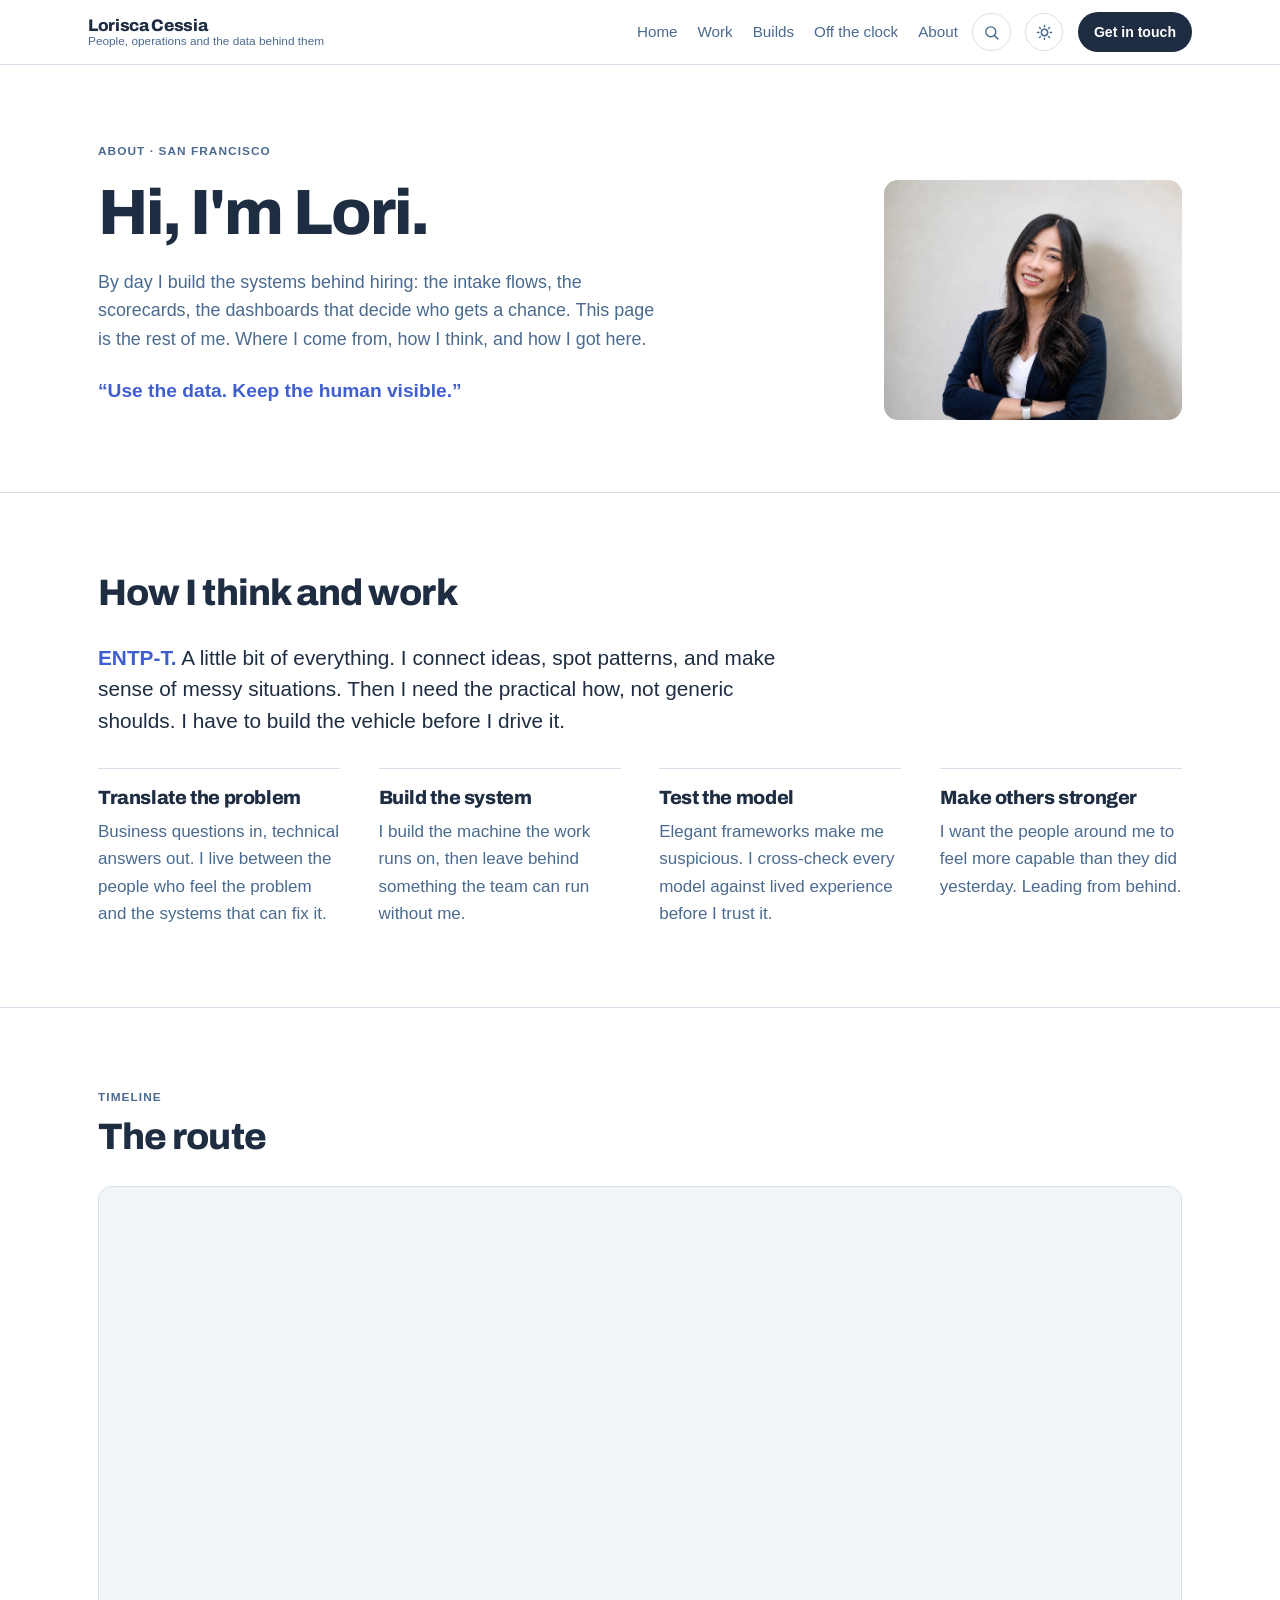
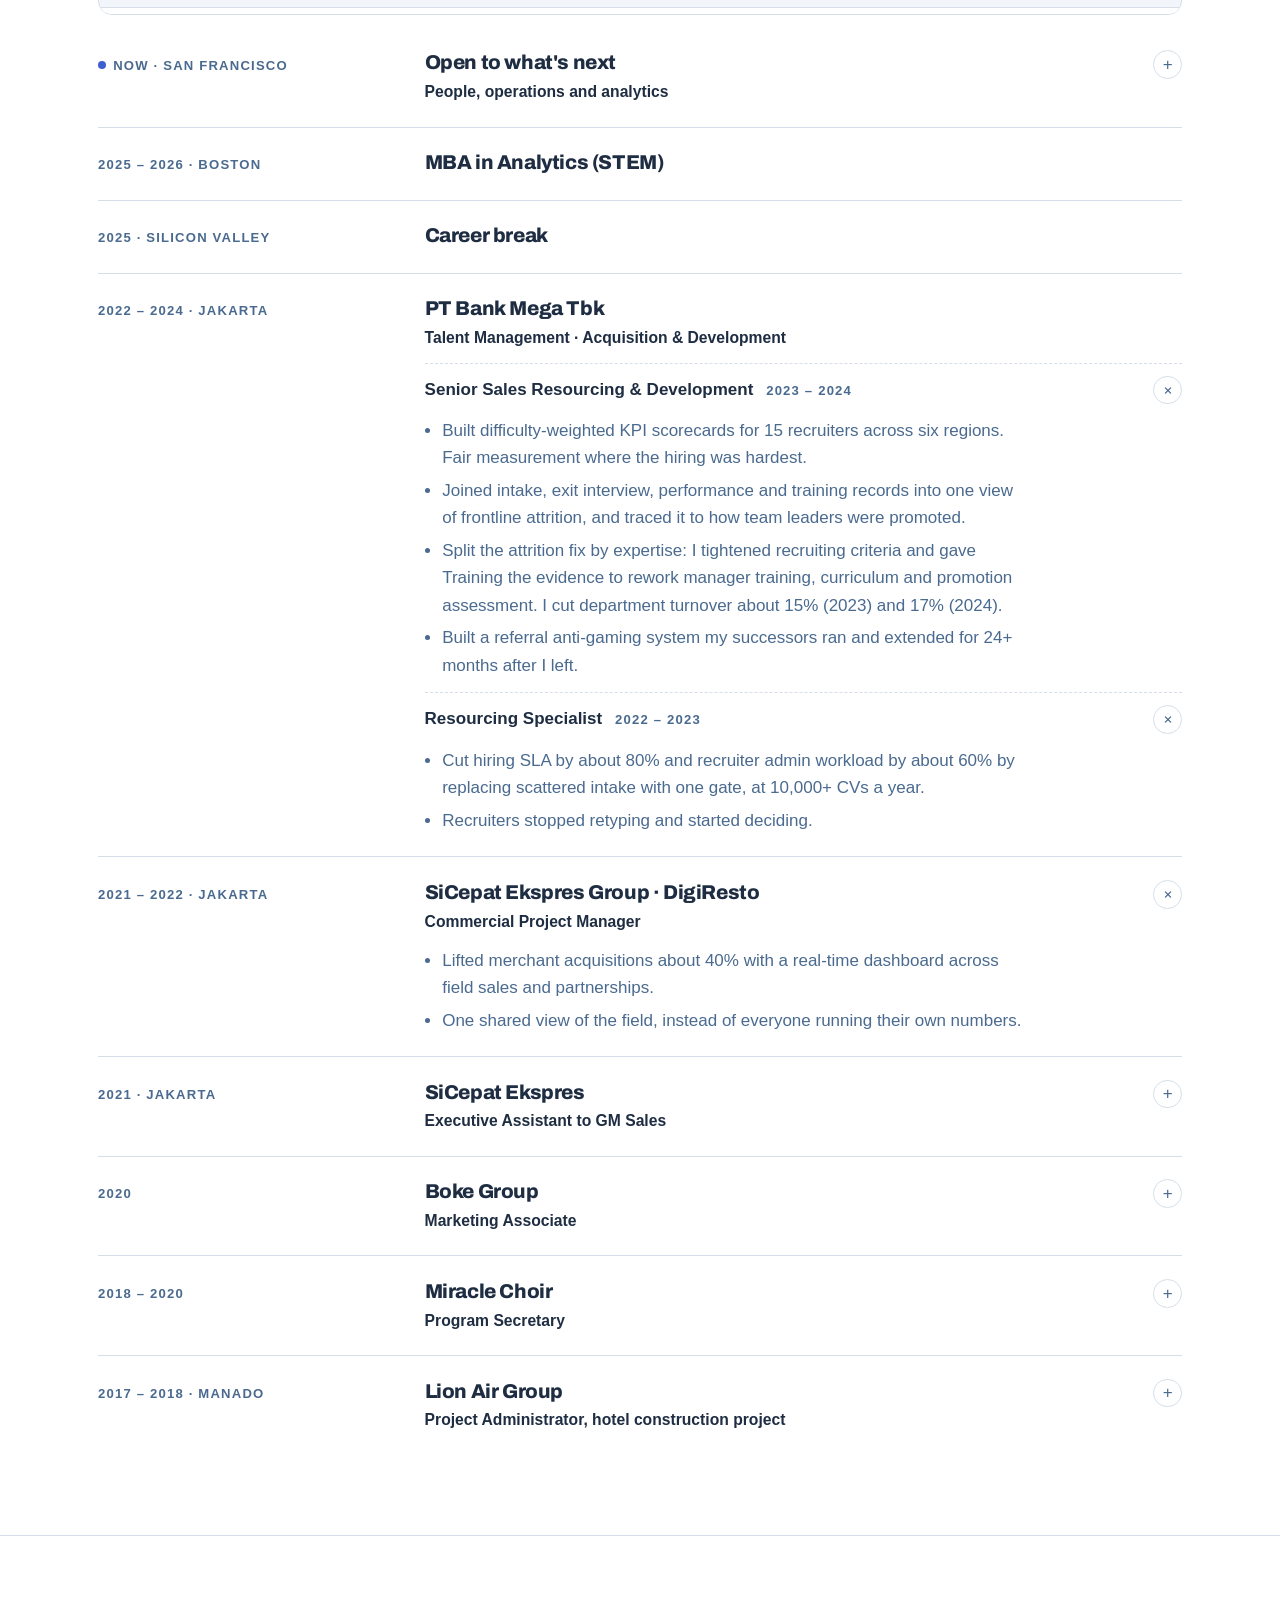
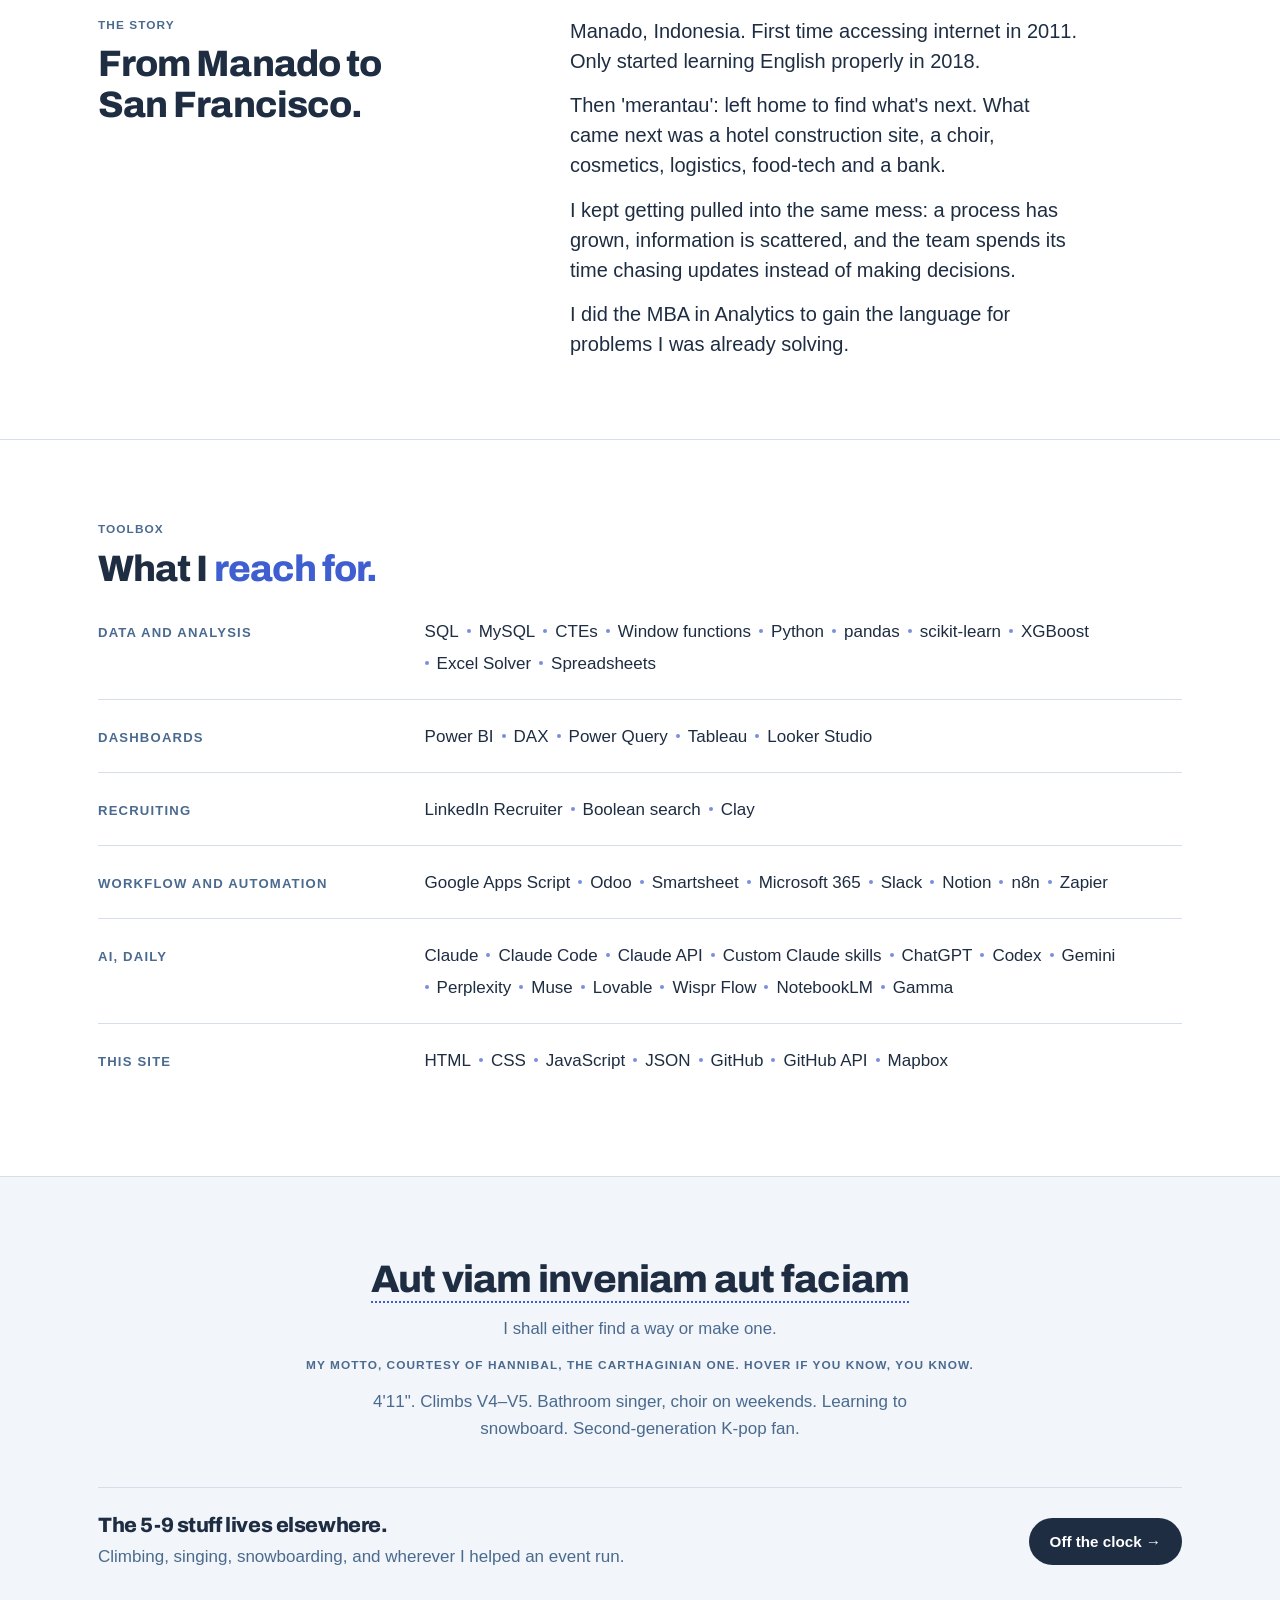
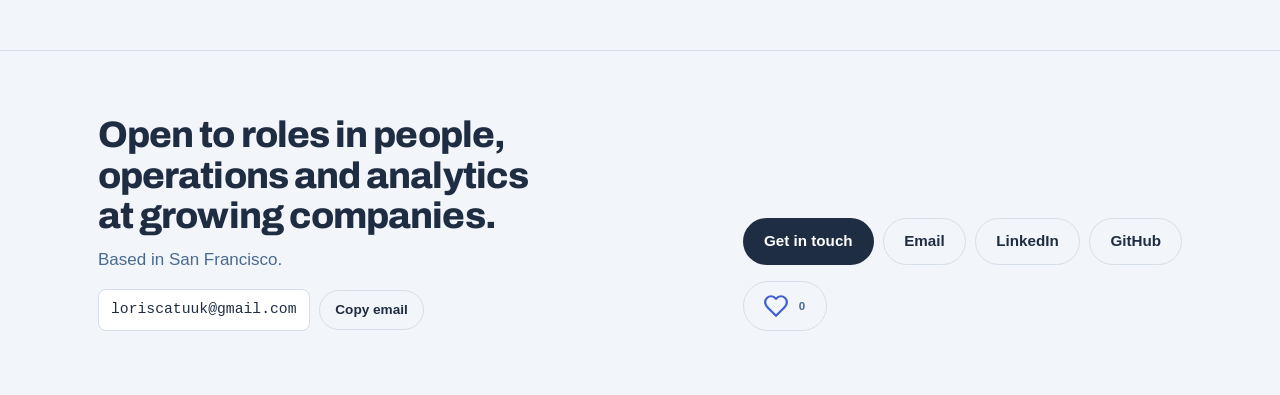
<file: about.html>
<!DOCTYPE html>
<html lang="en">
<head>
<meta charset="UTF-8">
<meta name="viewport" content="width=device-width, initial-scale=1.0">
<script>/* theme before first paint: ?theme= from another of the three sites, else stored choice, else device */(function(){try{var d=document.documentElement,u=new URL(location.href),q=u.searchParams.get("theme");if(q==="dark"||q==="light"){localStorage.setItem("lori-theme",q);u.searchParams.delete("theme");history.replaceState(history.state,"",u.pathname+u.search+u.hash);}var s=localStorage.getItem("lori-theme");d.setAttribute("data-theme",s==="dark"||s==="light"?s:(window.matchMedia&&matchMedia("(prefers-color-scheme: dark)").matches?"dark":"light"));}catch(e){}})();</script>
<title>About · Lorisca Cessia</title>
<meta name="description" content="Hi, I'm Lori. Where I come from, how I think, and how I got here.">
<link rel="preconnect" href="https://fonts.googleapis.com">
<link rel="preconnect" href="https://fonts.gstatic.com" crossorigin>
<link href="https://fonts.googleapis.com/css2?family=Archivo:wght@600;700;800&display=swap" rel="stylesheet">
<link href="https://api.mapbox.com/mapbox-gl-js/v3.9.1/mapbox-gl.css" rel="stylesheet" media="print" onload="this.media='all'">
<link rel="stylesheet" href="styles.css?v=2">
<link rel="stylesheet" href="theme.css">
<link rel="stylesheet" href="shared.css?v=3">
<link rel="stylesheet" href="about.css?v=2">
</head>
<body data-page="about">

<nav class="nav">
  <div class="nav-inner lh">
    <a class="lh-brand" href="https://lori-sca.github.io/"><b>Lorisca Cessia</b><span>People, operations and the data behind them</span></a>
    <div class="lh-links" id="lh-links"><a href="https://lori-sca.github.io/">Home</a><a href="https://lorisca-analytics.github.io/">Work</a><a href="https://lorisca-builds.github.io/">Builds</a><a href="https://lori-sca.github.io/off-the-clock.html">Off the clock</a><a href="https://lori-sca.github.io/about.html">About</a></div>
  </div>
<div class="subnav" style="display:none"><div class="subnav-inner" id="subnav-inner"></div></div>
</nav>

<main class="ab">
  <!-- HERO -->
  <section class="ab-hero" id="top">
    <div class="ab-wrap">
      <span class="ds-label ab-hero-label" id="about-eyebrow">About · San Francisco</span>
      <div class="ab-hero-text">
        <h1 id="about-greeting" data-sparkles>Hi, I'm Lori.</h1>
        <p class="ab-lede" id="about-lede"></p>
        <p class="ab-tagline" id="about-tagline"></p>
      </div>
      <figure class="ab-photo" id="portrait-block" hidden>
        <img id="portrait-img" alt="Portrait of Lorisca Cessia" width="360" height="306">
      </figure>
    </div>
  </section>

  <!-- HOW I THINK AND WORK -->
  <section class="ab-sec" id="ways">
    <div class="ab-wrap">
      <div class="ab-head">
        <span class="ds-label" id="sec-ways-eyebrow" hidden></span>
        <h2 id="sec-ways-headline">How I think and work</h2>
      </div>
      <p class="ab-ways-lede" id="ways-lede"></p>
      <div class="ab-ways" id="ways-grid"></div>
    </div>
  </section>

  <!-- ROUTE: JOURNEY MAP + TIMELINE -->
  <section class="ab-sec" id="route">
    <div class="ab-wrap">
      <div class="ab-head section-head">
        <span class="ds-label" id="sec-route-eyebrow">Timeline</span>
        <h2 id="sec-route-headline">The route</h2>
        <p class="ab-side" id="sec-route-side" hidden></p>
      </div>
      <div class="journey-map" id="journey-map">
        <div class="map-canvas" id="journey-canvas"></div>
        <div class="journey-legend" id="journey-legend"></div>
      </div>
      <div class="ab-rows" id="route-stops"></div>
    </div>
  </section>

  <!-- STORY -->
  <section class="ab-sec" id="story">
    <div class="ab-wrap ab-story">
      <div class="ab-head section-head">
        <span class="ds-label" id="sec-story-eyebrow">The story</span>
        <h2 id="sec-story-headline">From Manado to San Francisco.</h2>
      </div>
      <div class="ab-story-body">
        <div class="ab-story-body" id="chapters"></div>
        <div class="ab-asides" id="story-asides" hidden>
          <div class="ab-aside" id="holdup-card" hidden>
            <span class="ds-label">Hold up</span>
            <p id="holdup-text"></p>
          </div>
          <div class="ab-aside" id="proudest-card" hidden>
            <span class="ds-label" id="proudest-title"></span>
            <p id="proudest-text"></p>
          </div>
        </div>
      </div>
    </div>
  </section>

  <!-- TOOLBOX -->
  <section class="ab-sec" id="toolbox">
    <div class="ab-wrap">
      <div class="ab-head section-head">
        <span class="ds-label" id="sec-toolbox-eyebrow">Toolbox</span>
        <h2 id="sec-toolbox-headline">What I <em>reach for.</em></h2>
        <p class="ab-side" id="sec-toolbox-side" hidden></p>
      </div>
      <div class="ab-rows" id="toolbox-grid"></div>
    </div>
  </section>

  <!-- MOTTO + FIELD NOTES + OFF THE CLOCK -->
  <section class="ab-sec ab-motto" id="principle">
    <div class="ab-wrap">
      <p class="ab-latin" id="principle-latin"></p>
      <p class="ab-trans" id="principle-trans"></p>
      <p class="ds-label" id="principle-note"></p>
      <p class="ab-fieldnotes" id="fieldnotes"></p>
      <div class="ab-oct" id="oct">
        <div>
          <h3 id="oct-title">The 5-9 stuff lives elsewhere.</h3>
          <p id="oct-text">Climbing, singing, snowboarding, and wherever I helped an event run.</p>
        </div>
        <a class="ds-btn ds-btn-dark" href="off-the-clock.html"><span id="oct-btn">Off the clock →</span></a>
      </div>
    </div>
  </section>

  <!-- CONTACT (same block as Home) -->
  <section class="ab-foot" id="contact">
    <div class="ab-wrap">
      <div class="ab-foot-main section-head">
        <span class="ds-label" id="sec-contact-eyebrow" hidden></span>
        <h2 id="sec-contact-headline">Open to roles in people, operations and analytics at growing companies.</h2>
        <p id="sec-contact-side">Based in San Francisco.</p>
        <div class="ab-copy" id="copy-mail">
          <code id="mail-addr">loriscatuuk@gmail.com</code>
          <button type="button" id="mail-copy">Copy email</button>
          <span class="ab-copy-status" id="mail-status" role="status" aria-live="polite"></span>
        </div>
      </div>
      <div class="ab-foot-side">
        <div class="ab-foot-ctas" id="contact-ctas"><a class="ds-btn ds-btn-dark" href="mailto:loriscatuuk@gmail.com">Get in touch</a></div>
        <button data-like-heart type="button"></button>
      </div>
    </div>
  </section>

  <!-- Kept for the admin, hidden by default: 30-second cards and the three work cards -->
  <section class="section" id="thirties" style="display:none">
    <div class="wrap">
      <div class="section-head">
        <div class="sh-main">
          <span class="eyebrow" id="sec-thirties-eyebrow">The 30-second version</span>
          <h2 id="sec-thirties-headline">Three things <em>to know.</em></h2>
        </div>
      </div>
      <div class="card-grid cols-3" id="thirties-grid"></div>
    </div>
  </section>
  <section class="section" id="selected" style="display:none">
    <div class="wrap">
      <div class="section-head">
        <div class="sh-main">
          <span class="eyebrow" id="sec-selected-eyebrow">Selected work</span>
          <h2 id="sec-selected-headline">Selected work</h2>
        </div>
        <p class="sh-side" id="sec-selected-side"></p>
      </div>
      <div class="card-grid cols-3" id="selected-grid"></div>
      <p style="margin-top:1.6rem;"><a class="text-link" id="link-see-all" href="https://lorisca-analytics.github.io">See all cases →</a></p>
    </div>
  </section>
</main>

<script id="mapbox-js" src="https://api.mapbox.com/mapbox-gl-js/v3.9.1/mapbox-gl.js" async></script>
<script src="site.js?v=2"></script>
<script src="https://lori-sca.github.io/header.js?v=5"></script>
<script src="skeleton.js?v=6"></script>
<script src="theme.js"></script>
<script src="journey.js?v=2"></script>
<script src="motion.js?v=2"></script>
<script>
(function () {
  "use strict";
  function $(id) { return document.getElementById(id); }
  function h(tag, cls, text) { var e = document.createElement(tag); if (cls) e.className = cls; if (text != null && text !== "") e.textContent = text; return e; }
  function has(v) { return v != null && String(v).trim() !== ""; }
  function plainHead(v) { return v && typeof v === "object" ? (v.main || "") + (v.accent || "") : v || ""; }
  function show(e, on) { if (e) e.hidden = !on; }
  function label(id, v) { var e = $(id); if (!e) return; e.textContent = v || ""; e.hidden = !has(v); }
  function head(key, sec) {
    sec = sec || {};
    label("sec-" + key + "-eyebrow", sec.eyebrow);
    var hd = $("sec-" + key + "-headline");
    if (hd) { if (has(plainHead(sec.headline))) { setHeadline(hd, sec.headline); hd.hidden = false; } else hd.hidden = true; }
    if ($("sec-" + key + "-side")) label("sec-" + key + "-side", sec.side);
  }
  function list(items) { var ul = h("ul"); (items || []).filter(has).forEach(function (d) { ul.appendChild(h("li", "", d)); }); return ul; }
  function plus() { var i = h("i", "ab-plus"); i.setAttribute("aria-hidden", "true"); return i; }

  /* ---------- timeline: one row per stop, details open on a click ---------- */
  function drawRoute(stops) {
    var box = $("route-stops"); box.innerHTML = "";
    (stops || []).forEach(function (s) {
      if (!s || (!has(s.where) && !has(s.role) && !has(s.when))) return;
      var row = h("div", "ab-row");
      var key = h("div", "ab-row-key");
      key.appendChild(h("span", "ds-label" + (s.now ? " ab-now" : ""), s.when || ""));
      var body = h("div", "ab-row-body");
      var hd = h("div", "ab-stop-head");
      hd.appendChild(h("h3", "", s.where || ""));
      if (has(s.role)) hd.appendChild(h("p", "ab-role", s.role));
      var detail = (s.detail || []).filter(has);
      var roles = (s.roles || []).filter(function (r) { return r && (has(r.role) || has(r.when)); });
      if (detail.length) {
        var d = h("details", "ab-stop"); if (s.open) d.open = true;
        var sm = h("summary"); sm.appendChild(hd); sm.appendChild(plus());
        d.appendChild(sm); d.appendChild(list(detail));
        body.appendChild(d);
      } else body.appendChild(hd);
      if (roles.length) {
        var subs = h("div", "ab-subs");
        roles.forEach(function (r) {
          var rh = h("span", "ab-sub-head");
          rh.appendChild(h("b", "", r.role || ""));
          if (has(r.when)) rh.appendChild(h("span", "ds-label", r.when));
          var rd = (r.detail || []).filter(has);
          if (rd.length) {
            var sub = h("details", "ab-sub"); if (s.open || r.open) sub.open = true;
            var ssm = h("summary"); ssm.appendChild(rh); ssm.appendChild(plus());
            sub.appendChild(ssm); sub.appendChild(list(rd));
            subs.appendChild(sub);
          } else { var plain = h("div", "ab-sub"); plain.appendChild(rh); subs.appendChild(plain); }
        });
        body.appendChild(subs);
      }
      row.appendChild(key); row.appendChild(body);
      box.appendChild(row);
    });
  }

  function drawContact(c, site) {
    c = c || {}; site = site || {};
    var copy = $("copy-mail");
    copy.hidden = c.copyEmail === false || !has(site.email);
    if (has(site.email)) $("mail-addr").textContent = site.email;
    var row = $("contact-ctas"); row.innerHTML = "";
    function btn(text, href, dark) {
      var a = h("a", "ds-btn " + (dark ? "ds-btn-dark" : "ds-btn-line"), text); a.href = href;
      if (/^https?:/.test(href)) { a.target = "_blank"; a.rel = "noopener"; }
      return a;
    }
    if (has(site.email)) row.appendChild(btn(c.ctaLabel || "Get in touch", "mailto:" + site.email, true));
    [["Email", has(site.email) ? "mailto:" + site.email : ""], ["LinkedIn", site.linkedin], ["GitHub", site.github]].forEach(function (p) {
      if (has(p[1])) row.appendChild(btn(p[0], p[1], false));
    });
  }
  /* copy email: clipboard, else select the address */
  $("mail-copy").addEventListener("click", function () {
    var ma = $("mail-addr"), ms = $("mail-status"), mc = $("mail-copy");
    function done() { ms.textContent = "Copied"; mc.textContent = "Copied"; setTimeout(function () { mc.textContent = "Copy email"; ms.textContent = ""; }, 2000); }
    function fail() { var r = document.createRange(); r.selectNodeContents(ma); var s = window.getSelection(); s.removeAllRanges(); s.addRange(r); ms.textContent = "Selected. Press Ctrl+C or Cmd+C to copy."; }
    try { navigator.clipboard.writeText(ma.textContent.trim()).then(done, fail); } catch (e) { fail(); }
  });

  Promise.all([loadJSON("data/site.json"), loadJSON("data/about.json")]).then(function (r) {
    var site = r[0], about = r[1];
    var S = about.sections || {};
    applySiteChrome(site);
    setMeta(about.meta);

    /* hero */
    var hero = about.hero || {};
    label("about-eyebrow", hero.eyebrow);
    $("about-greeting").textContent = hero.greeting || "";
    label("about-lede", hero.lede);
    label("about-tagline", has(hero.tagline) ? "\u201c" + hero.tagline + "\u201d" : "");
    var photo = has(hero.image) ? hero.image : site.portrait;
    if (has(photo)) { $("portrait-img").src = photo; if (has(hero.imageAlt)) $("portrait-img").alt = hero.imageAlt; show($("portrait-block"), true); }
    else $("top").classList.add("no-photo");
    mountSectionMedia("top", { links: hero.links });

    /* how I think and work */
    var ways = about.ways || {};
    head("ways", S.ways);
    var wl = $("ways-lede"); wl.innerHTML = "";
    if (has(ways.lead)) { wl.appendChild(h("b", "", ways.lead)); wl.appendChild(document.createTextNode(" ")); }
    wl.appendChild(document.createTextNode(ways.lede || ""));
    wl.hidden = !has(ways.lead) && !has(ways.lede);
    var wg = $("ways-grid"); wg.innerHTML = "";
    (ways.items || []).filter(function (w) { return w && !w.hidden && (has(w.title) || has(w.text)); }).forEach(function (w) {
      var d = h("div", "ab-way"); d.appendChild(h("h3", "", w.title || "")); if (has(w.text)) d.appendChild(h("p", "", w.text)); wg.appendChild(d);
    });
    wg.style.setProperty("--ab-cols", String(Math.min(4, Math.max(1, wg.children.length))));
    wg.hidden = !wg.children.length;

    /* route */
    head("route", S.route);
    mountSectionMedia("route", S.route);
    drawRoute(about.route);

    /* story: short paragraphs, hidden ones stay in the file */
    head("story", S.story);
    var ch = $("chapters"); ch.innerHTML = "";
    (about.chapters || []).filter(function (c) { return c && !c.hidden && (has(c.text) || has(c.label)); }).forEach(function (c) {
      var d = h("div", "ab-chapter");
      if (has(c.label)) d.appendChild(h("span", "ds-label", c.label));
      if (has(c.text)) d.appendChild(h("p", "", c.text));
      var emb = embedNode(c.embed); if (emb) d.appendChild(emb);
      ch.appendChild(d);
    });
    var st = S.story || {}, pr0 = about.proudest || {};
    var showHold = st.showHoldup === true && has(about.holdup);
    var showProud = st.showProudest === true && (has(pr0.title) || has(pr0.text));
    $("holdup-text").textContent = about.holdup || "";
    $("proudest-title").textContent = pr0.title || ""; $("proudest-text").textContent = pr0.text || "";
    show($("holdup-card"), showHold); show($("proudest-card"), showProud); show($("story-asides"), showHold || showProud);
    mountSectionMedia("story", S.story);

    /* toolbox */
    head("toolbox", S.toolbox);
    mountSectionMedia("toolbox", S.toolbox);
    var bx = $("toolbox-grid"); bx.innerHTML = "";
    (about.toolbox || []).forEach(function (g) {
      var items = (g && g.items || []).filter(has);
      if (!g || (!has(g.group) && !items.length)) return;
      var row = h("div", "ab-row");
      var key = h("div", "ab-row-key"); key.appendChild(h("span", "ds-label", g.group || ""));
      var body = h("div", "ab-row-body"); var ul = h("ul", "ab-tools");
      items.forEach(function (it) { ul.appendChild(h("li", "", it)); });
      body.appendChild(ul); row.appendChild(key); row.appendChild(body); bx.appendChild(row);
    });

    /* motto: the whole latin line is the button for the hannibal easter egg */
    var pr = about.principle || {};
    var latEl = $("principle-latin"); latEl.innerHTML = "";
    var hw = h("span", "hannibal", pr.latin || "");
    var him = document.createElement("img"); him.src = "assets/hannibal.png"; him.alt = "Hannibal of Carthage"; hw.appendChild(him);
    latEl.classList.add("hannibal-line"); latEl.tabIndex = 0;
    latEl.setAttribute("role", "button"); latEl.setAttribute("aria-label", "A certain Carthaginian. Activate to reveal.");
    function toggleHannibal() { if (!hw.classList.toggle("show")) latEl.blur(); }
    latEl.addEventListener("click", toggleHannibal);
    latEl.addEventListener("keydown", function (e) { if (e.key === "Enter" || e.key === " ") { e.preventDefault(); toggleHannibal(); } });
    latEl.appendChild(hw); latEl.hidden = !has(pr.latin);
    label("principle-trans", pr.translation);
    label("principle-note", pr.note);
    label("fieldnotes", about.fieldnotes);
    var ot = about.offclockTeaser || {};
    setText("oct-title", ot.title); setText("oct-text", ot.text); setText("oct-btn", ot.button);
    show($("oct"), has(ot.title) || has(ot.text) || has(ot.button));

    /* contact */
    head("contact", S.contact);
    mountSectionMedia("contact", S.contact);
    drawContact(S.contact, site);

    /* kept for the admin, hidden by default */
    ["thirties", "selected"].forEach(function (k) {
      var s = S[k]; if (!s) return;
      setText("sec-" + k + "-eyebrow", s.eyebrow);
      setHeadline($("sec-" + k + "-headline"), s.headline);
      setText("sec-" + k + "-side", s.side);
      mountSectionMedia(k, s);
    });
    var L = about.labels || {};
    setText("link-see-all", L.seeAllCases);
    var tg = $("thirties-grid");
    (about.thirties || []).forEach(function (t) {
      var d = h("div", "method"); d.appendChild(h("h3", "", t.title)); d.appendChild(h("p", "", t.text)); tg.appendChild(d);
    });
    var sg = $("selected-grid");
    (about.selected || []).forEach(function (s) {
      var d = h("div", "method sel-card");
      d.appendChild(h("span", "k", s.tag || ""));
      d.appendChild(h("div", "sel-big", (s.prefix || "") + (s.num != null ? Number(s.num).toFixed(s.decimals || 0) : "") + (s.suffix || "")));
      d.appendChild(h("div", "sel-label", s.label || ""));
      d.appendChild(h("h3", "", s.title)); d.appendChild(h("p", "", s.outcome));
      var a = h("a", "text-link", L.deepDive || "Deep dive →"); a.href = s.url || "https://lorisca-analytics.github.io"; a.target = "_blank"; a.rel = "noopener";
      d.appendChild(a); sg.appendChild(d);
    });

    /* journey map */
    /* Mapbox loads async so the page never waits for it. Start the map once it is there (or hide it if it fails). */
    (function () {
      var started = false, go = function () { if (started) return; started = true; if (window.Journey) Journey.init(about); };
      if (window.mapboxgl) return go();
      var ms = document.getElementById("mapbox-js");
      if (ms) { ms.addEventListener("load", go); ms.addEventListener("error", go); } else go();
    })();
    /* section order, hidden sections, looks and builder-added sections (admin page builder) */
    if (window.Theme && Theme.applyLayout && about.layout) Theme.applyLayout(document.querySelector("main"), about, { site: site });
    renderSubnav(about.layout && about.layout.showMenu === false ? [] : (window.Theme ? Theme.menu(about) : about.subnav));
    if (window.Motion) Motion.refresh(document);
  }).catch(function (e) {
    console.error(e);
    $("chapters").innerHTML = "<p class='ab-lede'>Content couldn't load. Try refreshing.</p>";
  });
})();
</script>
</body>
</html>
</file>
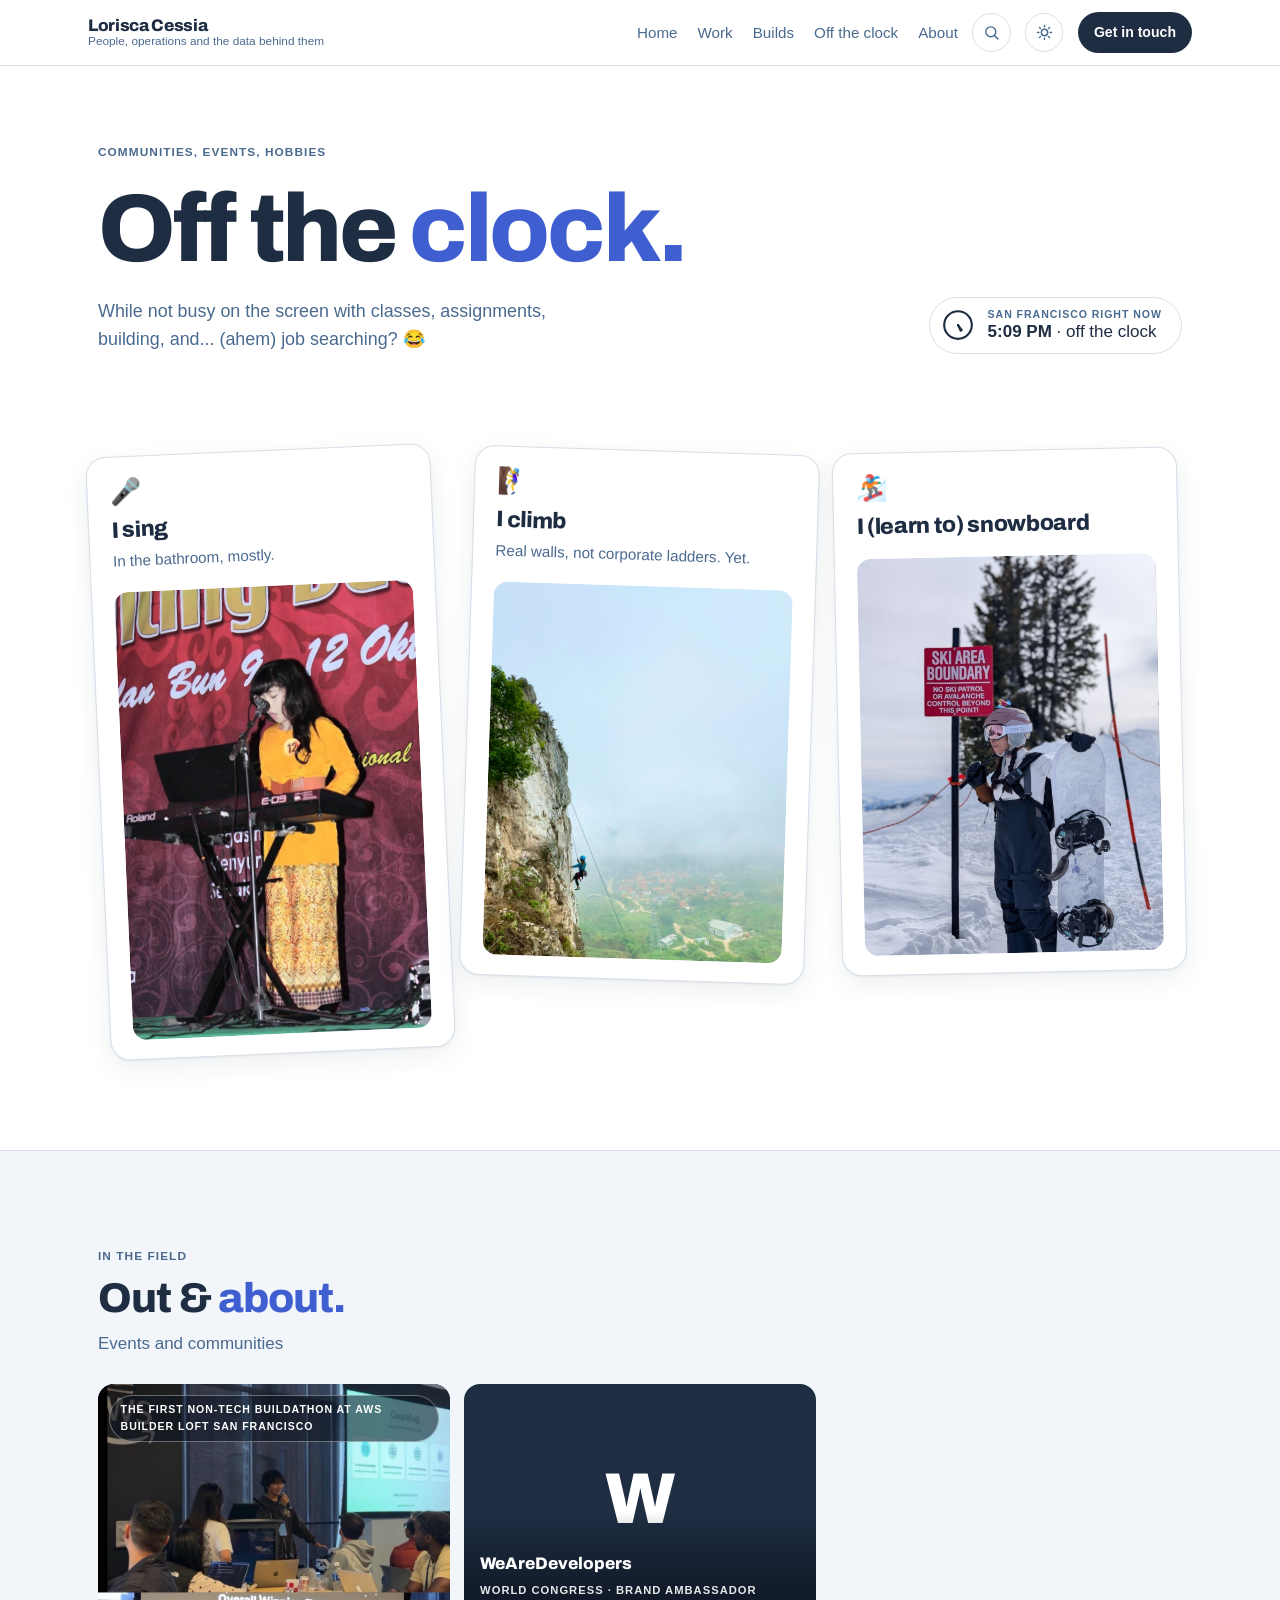
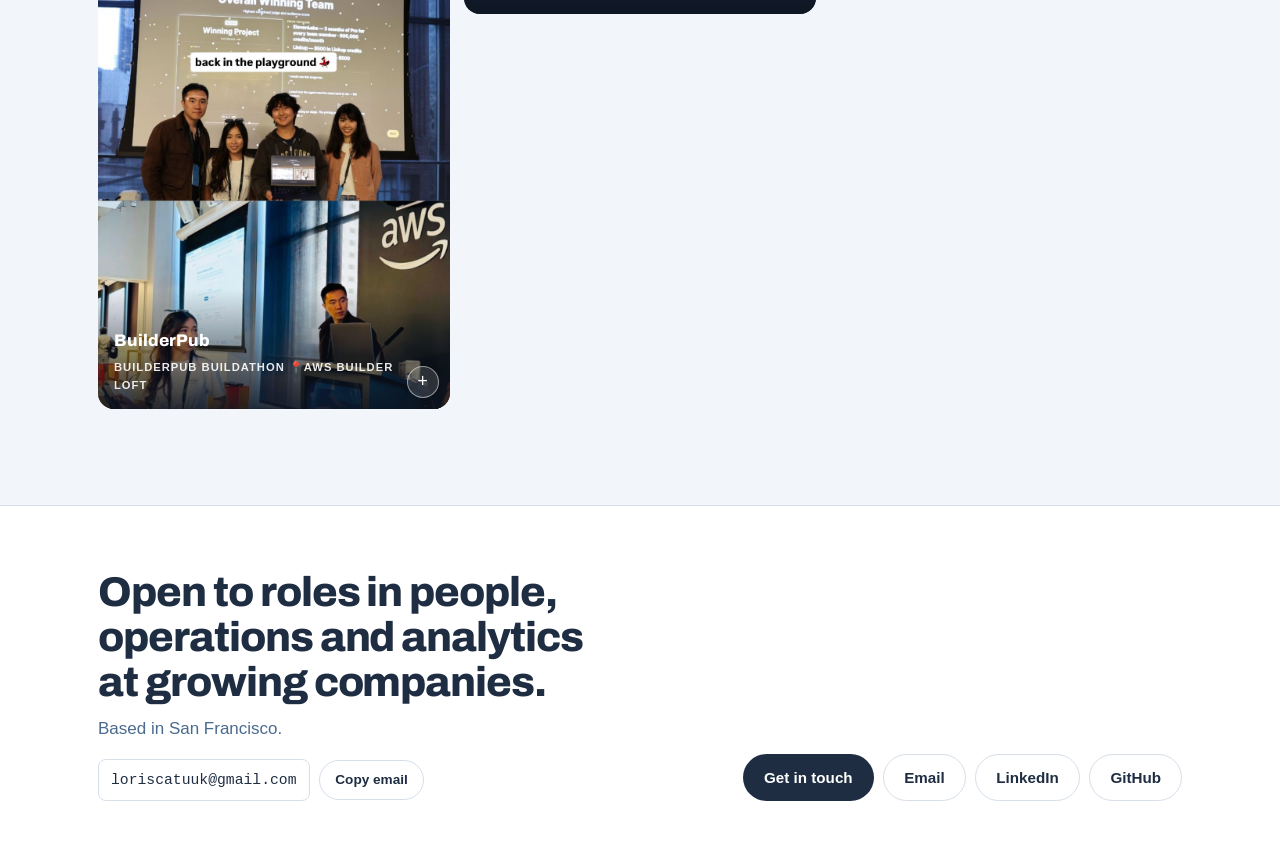
<file: off-the-clock.html>
<!DOCTYPE html>
<html lang="en">
<head>
<meta charset="UTF-8">
<meta name="viewport" content="width=device-width, initial-scale=1.0">
<script>/* theme before first paint: ?theme= from another of the three sites, else stored choice, else device */(function(){try{var d=document.documentElement,u=new URL(location.href),q=u.searchParams.get("theme");if(q==="dark"||q==="light"){localStorage.setItem("lori-theme",q);u.searchParams.delete("theme");history.replaceState(history.state,"",u.pathname+u.search+u.hash);}var s=localStorage.getItem("lori-theme");d.setAttribute("data-theme",s==="dark"||s==="light"?s:(window.matchMedia&&matchMedia("(prefers-color-scheme: dark)").matches?"dark":"light"));}catch(e){}})();</script>
<title>Off the clock · Lorisca Cessia</title>
<meta name="description" content="Communities, events, and hobbies. The rest of me.">
<link rel="preconnect" href="https://fonts.googleapis.com">
<link rel="preconnect" href="https://fonts.gstatic.com" crossorigin>
<link href="https://fonts.googleapis.com/css2?family=Archivo:wght@600;700;800&display=swap" rel="stylesheet">
<link rel="stylesheet" href="styles.css?v=2">
<link rel="stylesheet" href="shared.css?v=3">
<link rel="stylesheet" href="offclock.css?v=1">
</head>
<body data-page="offtheclock">

<nav class="nav">
  <div class="nav-inner lh">
    <a class="lh-brand" href="https://lori-sca.github.io/"><b>Lorisca Cessia</b><span>People, operations and the data behind them</span></a>
    <div class="lh-links" id="lh-links"><a href="https://lori-sca.github.io/">Home</a><a href="https://lorisca-analytics.github.io/">Work</a><a href="https://lorisca-builds.github.io/">Builds</a><a href="https://lori-sca.github.io/off-the-clock.html">Off the clock</a><a href="https://lori-sca.github.io/about.html">About</a></div>
  </div>
  <div class="subnav"><div class="subnav-inner" id="subnav-inner"></div></div>
</nav>

<main class="oc">
  <section class="oc-hero" id="top">
    <div class="oc-wrap">
      <span class="oc-label" id="oc-eyebrow">Communities, Events, Hobbies</span>
      <h1 class="oc-title" id="oc-headline">Off the <em>clock.</em></h1>
      <div class="oc-row section-head">
        <p class="oc-lede" id="oc-lede"></p>
        <div class="oc-clock" id="oc-clock" hidden>
          <svg viewBox="0 0 32 32" width="34" height="34" fill="none" stroke="currentColor" stroke-width="2" aria-hidden="true"><circle cx="16" cy="16" r="13"/><line id="oc-hour" x1="16" y1="16" x2="16" y2="10" stroke-linecap="round"/><line id="oc-min" x1="16" y1="16" x2="22" y2="16" stroke-linecap="round"/></svg>
          <span class="oc-clock-txt"><span class="oc-label">San Francisco right now</span><span><strong id="oc-time">--:--</strong> &middot; off the clock</span></span>
        </div>
      </div>
    </div>
  </section>

  <section class="oc-fun" id="fun" aria-label="The fun stuff">
    <div class="oc-wrap">
      <div class="oc-fun-grid" id="post-list"></div>
    </div>
  </section>

  <section class="oc-field" id="field">
    <div class="oc-wrap">
      <div class="oc-head section-head">
        <span class="oc-label" id="sec-field-eyebrow">In the field</span>
        <h2 id="sec-field-headline">Out &amp; <em>about.</em></h2>
        <p id="sec-field-side"></p>
      </div>
      <div class="oc-rail">
        <div class="oc-tiles" id="tile-grid" tabindex="0" aria-label="Events, scroll sideways for more"></div>
        <div class="oc-rail-nav" id="tile-nav" hidden>
          <button type="button" class="oc-icon" id="tile-prev" aria-label="Previous events">&lsaquo;</button>
          <button type="button" class="oc-icon" id="tile-next" aria-label="More events">&rsaquo;</button>
        </div>
      </div>
    </div>
  </section>

  <section class="oc-foot" id="contact">
    <div class="oc-wrap">
      <div class="oc-foot-main section-head">
        <span class="oc-label" id="sec-contact-eyebrow" hidden></span>
        <h2 id="sec-contact-headline">Open to roles in people, operations and analytics at growing companies.</h2>
        <p id="sec-contact-side">Based in San Francisco.</p>
        <div class="oc-copy" id="copy-mail">
          <code id="mail-addr">loriscatuuk@gmail.com</code>
          <button type="button" id="mail-copy">Copy email</button>
          <span class="oc-copy-status" id="mail-status" role="status" aria-live="polite"></span>
        </div>
      </div>
      <div class="oc-foot-ctas" id="contact-ctas"><a class="ds-btn ds-btn-dark" href="mailto:loriscatuuk@gmail.com">Get in touch</a></div>
    </div>
  </section>

  <div class="oc-sheet" id="oc-sheet" hidden>
    <div class="oc-sheet-bg" data-close></div>
    <div class="oc-sheet-box" role="dialog" aria-modal="true" aria-labelledby="oc-blog-title">
      <div class="oc-sheet-bar">
        <span class="oc-label">Off the clock</span>
        <button type="button" class="oc-icon" id="oc-prev" aria-label="Previous">&larr;</button>
        <button type="button" class="oc-icon" id="oc-next" aria-label="Next">&rarr;</button>
        <button type="button" class="oc-icon" data-close aria-label="Close">&#10005;</button>
      </div>
      <div class="oc-sheet-in" id="oc-sheet-in"></div>
    </div>
  </div>
</main>

<script src="site.js?v=2"></script>
<script src="https://lori-sca.github.io/header.js?v=5"></script>
<script src="motion.js?v=2"></script>
<script>
(function () {
  "use strict";
  var $ = function (id) { return document.getElementById(id); };
  function h(tag, cls, txt) { var e = document.createElement(tag); if (cls) e.className = cls; if (txt != null) e.textContent = txt; return e; }
  function has(v) { return v != null && String(v).trim() !== ""; }
  function plural(n) { return n + (n === 1 ? " story" : " stories"); }
  function get(path) { return fetch(path).then(function (r) { if (!r.ok) throw new Error(path); return r.json(); }); }
  var posts = [], current = null, lastFocus = null;

  /* ---------- what shows: hidden cards, stories and tiles stay in the file ---------- */
  function liveEntries(p) {
    return (p.entries || []).filter(function (e) { return e && !e.hidden && (has(e.title) || has(e.text) || (e.photos || []).length); });
  }
  function hasBlog(p) { return liveEntries(p).length > 0 || has(p.story) || has(p.embed); }

  /* ---------- fun cards ---------- */
  function postCard(p, i) {
    var es = liveEntries(p), card = h("article", "oc-card t" + (i % 3));
    card.id = "card-" + p.id;
    card.appendChild(h("span", "oc-emoji", p.emoji || "\u2733"));
    card.appendChild(h("h3", "", p.title || ""));
    if (has(p.text)) card.appendChild(h("p", "", p.text));
    if (has(p.photo)) { var ph = h("div", "oc-card-photo"), im = h("img"); im.src = p.photo; im.alt = p.title || ""; im.loading = "lazy"; ph.appendChild(im); card.appendChild(ph); }
    if (hasBlog(p)) {
      card.classList.add("has-blog");
      var foot = h("div", "oc-card-foot"), b = h("button", "oc-open");
      b.type = "button";
      b.appendChild(h("span", "oc-label", es.length ? plural(es.length) : "The story"));
      b.appendChild(h("span", "oc-arrow", "\u2192"));
      b.setAttribute("aria-label", "Open " + (p.title || "this card") + (es.length ? ", " + plural(es.length) : ""));
      foot.appendChild(b);
      var stack = h("span", "oc-stack"); stack.setAttribute("aria-hidden", "true");
      es.filter(function (e) { return (e.photos || []).length; }).slice(0, 3).forEach(function (e) { var t = h("img"); t.src = e.photos[0]; t.alt = ""; t.loading = "lazy"; stack.appendChild(t); });
      foot.appendChild(stack);
      card.appendChild(foot);
      card.addEventListener("click", function () { openBlog(p.id); });
    }
    return card;
  }

  /* ---------- event tiles ---------- */
  function tileNode(t) {
    var d = h("div", "oc-tile"), m = h("div", "oc-tile-media");
    var name = [t.place, t.context].filter(has).join(" \u00b7 ");
    if (has(t.photo)) {
      var im = h("img"); im.src = t.photo; im.alt = name; im.loading = "lazy";
      im.addEventListener("click", function () { zoom(t.photo, name, t.link); });
      m.appendChild(im);
    } else m.appendChild(h("div", "oc-tile-empty", (t.place || "?").trim().charAt(0).toUpperCase()));
    var cap = h("div", "oc-tile-cap"); cap.appendChild(h("strong", "", t.place || "")); if (has(t.context)) cap.appendChild(h("span", "", t.context)); m.appendChild(cap);
    d.appendChild(m);
    if (has(t.badge)) d.appendChild(h("span", "oc-tile-badge", t.badge));
    if (has(t.details) || has(t.link)) {
      var b = h("button", "oc-tile-plus", "+"), pn = h("div", "oc-tile-panel");
      b.type = "button"; b.setAttribute("aria-expanded", "false"); b.setAttribute("aria-label", "Details for " + (t.place || "this event")); pn.hidden = true;
      if (has(t.details)) pn.appendChild(h("p", "", t.details));
      if (has(t.link)) { var a = h("a", "", "Open link \u2197"); a.href = t.link; a.target = "_blank"; a.rel = "noopener"; pn.appendChild(a); }
      b.addEventListener("click", function (e) { e.stopPropagation(); var o = pn.hidden; pn.hidden = !o; b.textContent = o ? "\u2013" : "+"; b.setAttribute("aria-expanded", String(o)); });
      m.appendChild(b); d.appendChild(pn);
    }
    return d;
  }
  function drawTiles(tiles) {
    var grid = $("tile-grid"), nav = $("tile-nav"), prev = $("tile-prev"), next = $("tile-next");
    tiles = tiles.filter(function (t) { return t && !t.hidden; });
    if (!tiles.length) { $("field").hidden = true; return; }
    tiles.forEach(function (t) { grid.appendChild(tileNode(t)); });
    /* one row in the admin's order: arrows on wide screens, swipe on phones, arrows hide when all tiles fit */
    function sync() {
      var over = grid.scrollWidth > grid.clientWidth + 2;
      nav.hidden = !over;
      prev.disabled = grid.scrollLeft <= 2;
      next.disabled = grid.scrollLeft + grid.clientWidth >= grid.scrollWidth - 2;
    }
    function go(d) {
      var first = grid.querySelector(".oc-tile"), step = first ? first.getBoundingClientRect().width + 14 : grid.clientWidth * 0.8;
      var reduce = window.matchMedia && matchMedia("(prefers-reduced-motion: reduce)").matches;
      grid.scrollBy({ left: d * step, behavior: reduce ? "auto" : "smooth" });
    }
    prev.addEventListener("click", function () { go(-1); });
    next.addEventListener("click", function () { go(1); });
    grid.addEventListener("scroll", sync, { passive: true });
    window.addEventListener("resize", sync);
    grid.querySelectorAll("img").forEach(function (im) { im.addEventListener("load", sync); });
    sync();
  }

  /* ---------- mini blog sheet ---------- */
  var sheet = $("oc-sheet"), body = $("oc-sheet-in");
  function host(u) { try { return new URL(u).hostname.replace(/^www\./, ""); } catch (e) { return u; } }
  function embedBox(url) {
    if (!has(url)) return null;
    var m = String(url).match(/(?:youtube\.com\/(?:watch\?v=|shorts\/)|youtu\.be\/)([\w-]{6,})/);
    if (m) { var w = h("div", "oc-video"), fr = h("iframe"); fr.src = "https://www.youtube.com/embed/" + m[1]; fr.loading = "lazy"; fr.title = "Video"; fr.allowFullscreen = true; fr.allow = "accelerometer; clipboard-write; encrypted-media; gyroscope; picture-in-picture"; w.appendChild(fr); return w; }
    var a = h("a", "oc-embed"); a.href = url; a.target = "_blank"; a.rel = "noopener";
    a.appendChild(h("span", "", "\ud83d\udd17")); var s = h("span", "", "Open the post"); s.appendChild(h("small", "", host(url))); a.appendChild(s);
    return a;
  }
  function entryNode(e, p) {
    var photos = (e.photos || []).filter(has), art = h("article", "oc-entry"), btn = h("button", "oc-entry-btn"); btn.type = "button";
    var cov = h("div", "oc-entry-cover");
    if (photos.length) { var im = h("img"); im.src = photos[0]; im.alt = ""; im.loading = "lazy"; cov.appendChild(im); if (photos.length > 1) cov.appendChild(h("span", "oc-count", photos.length + " photos")); }
    else cov.appendChild(h("span", "oc-emoji", p.emoji || "\u2733"));
    btn.appendChild(cov);
    var tx = h("div", "oc-entry-text");
    if (has(e.date)) tx.appendChild(h("span", "oc-label", e.date));
    tx.appendChild(h("h3", "", e.title || "")); if (has(e.text)) tx.appendChild(h("p", "", e.text));
    btn.appendChild(tx); art.appendChild(btn);
    var full = h("div", "oc-entry-full"), head = h("div", "oc-ef-head"), hl = h("div");
    if (has(e.date)) hl.appendChild(h("span", "oc-label", e.date));
    hl.appendChild(h("h3", "", e.title || "")); head.appendChild(hl);
    var cl = h("button", "ds-btn ds-btn-line ds-btn-sm", "Close story"); cl.type = "button"; head.appendChild(cl); full.appendChild(head);
    if (photos.length) {
      var g = h("div", "oc-gallery" + (photos.length === 1 ? " one" : ""));
      photos.forEach(function (src) { var b = h("button"); b.type = "button"; b.setAttribute("aria-label", "See photo full size"); var i2 = h("img"); i2.src = src; i2.alt = ""; i2.loading = "lazy"; b.appendChild(i2); b.addEventListener("click", function () { zoom(src, e.title || ""); }); g.appendChild(b); });
      full.appendChild(g);
    }
    if (has(e.text)) full.appendChild(h("p", "oc-ef-text", e.text));
    var em = embedBox(e.embed); if (em) full.appendChild(em);
    var links = (e.links || []).filter(function (l) { return l && has(l.url); });
    if (links.length) { var lk = h("div", "oc-links"); links.forEach(function (l) { var a = h("a", "ds-btn ds-btn-line ds-btn-sm", (l.label || host(l.url)) + " \u2197"); a.href = l.url; a.target = "_blank"; a.rel = "noopener"; lk.appendChild(a); }); full.appendChild(lk); }
    art.appendChild(full);
    btn.addEventListener("click", function () {
      body.querySelectorAll(".oc-entry.open").forEach(function (o) { o.classList.remove("open"); });
      art.classList.add("open"); cl.focus(); art.scrollIntoView({ block: "nearest" });
    });
    cl.addEventListener("click", function () { art.classList.remove("open"); btn.focus(); });
    return art;
  }
  function withBlog() { return posts.filter(hasBlog); }
  function render(p) {
    current = p.id; body.innerHTML = "";
    var es = liveEntries(p), head = h("div", "oc-blog-head"), l = h("div"), t = h("h2");
    t.id = "oc-blog-title"; t.appendChild(h("span", "oc-emoji", p.emoji || "\u2733")); t.appendChild(document.createTextNode(p.title || ""));
    l.appendChild(t); if (has(p.text)) l.appendChild(h("p", "", p.text));
    head.appendChild(l); if (es.length) head.appendChild(h("span", "oc-label", plural(es.length)));
    body.appendChild(head);
    if (has(p.story)) body.appendChild(h("p", "oc-intro", p.story));
    var em = embedBox(p.embed); if (em) body.appendChild(em);
    if (es.length) { var list = h("div", "oc-entries"); es.forEach(function (e) { list.appendChild(entryNode(e, p)); }); body.appendChild(list); }
    var many = withBlog().length > 1;
    $("oc-prev").disabled = !many; $("oc-next").disabled = !many;
    sheet.scrollTop = 0;
  }
  function openBlog(id, fromHash) {
    var p = posts.filter(function (x) { return x.id === id; })[0];
    if (!p || !hasBlog(p)) return false;
    if (sheet.hidden) lastFocus = document.activeElement;
    render(p); sheet.hidden = false; document.body.classList.add("oc-locked");
    sheet.querySelector(".oc-sheet-bar [data-close]").focus();
    if (!fromHash) { try { history.replaceState(null, "", "#" + id); } catch (e) {} }
    return true;
  }
  function closeBlog() {
    if (sheet.hidden) return;
    sheet.hidden = true; document.body.classList.remove("oc-locked"); current = null;
    try { history.replaceState(null, "", location.pathname + location.search); } catch (e) {}
    if (lastFocus && lastFocus.focus) lastFocus.focus();
  }
  function step(d) { var list = withBlog(), ids = list.map(function (p) { return p.id; }), i = ids.indexOf(current); if (list.length > 1) openBlog(ids[(i + d + ids.length) % ids.length]); }
  sheet.querySelectorAll("[data-close]").forEach(function (b) { b.addEventListener("click", closeBlog); });
  $("oc-prev").addEventListener("click", function () { step(-1); });
  $("oc-next").addEventListener("click", function () { step(1); });
  document.addEventListener("keydown", function (e) { if (e.key === "Escape" && !document.querySelector(".oc-lightbox")) closeBlog(); });
  sheet.addEventListener("keydown", function (e) {
    if (e.key !== "Tab") return;
    var f = [].slice.call(sheet.querySelectorAll("button:not([disabled]), a[href], iframe")).filter(function (x) { return x.offsetParent !== null; });
    if (!f.length) return;
    if (e.shiftKey && document.activeElement === f[0]) { e.preventDefault(); f[f.length - 1].focus(); }
    else if (!e.shiftKey && document.activeElement === f[f.length - 1]) { e.preventDefault(); f[0].focus(); }
  });

  /* ---------- lightbox ---------- */
  function zoom(src, caption, link) {
    var lb = h("div", "oc-lightbox"), im = h("img"); im.src = src; im.alt = caption || ""; lb.appendChild(im);
    if (has(caption) || has(link)) { var c = h("p", "", caption || ""); if (has(link)) { var a = h("a", "", "Open link \u2197"); a.href = link; a.target = "_blank"; a.rel = "noopener"; a.addEventListener("click", function (ev) { ev.stopPropagation(); }); c.appendChild(a); } lb.appendChild(c); }
    function close() { lb.remove(); document.removeEventListener("keydown", esc, true); }
    function esc(ev) { if (ev.key === "Escape") { ev.stopPropagation(); close(); } }
    lb.addEventListener("click", close); document.addEventListener("keydown", esc, true);
    document.querySelector("main.oc").appendChild(lb);
  }

  /* ---------- live SF clock ---------- */
  function tick() {
    try {
      var now = new Date();
      $("oc-time").textContent = new Intl.DateTimeFormat("en-US", { hour: "numeric", minute: "2-digit", timeZone: "America/Los_Angeles" }).format(now);
      var parts = new Intl.DateTimeFormat("en-US", { hour: "numeric", minute: "numeric", hourCycle: "h23", timeZone: "America/Los_Angeles" }).formatToParts(now);
      var H = 0, M = 0; parts.forEach(function (x) { if (x.type === "hour") H = +x.value % 12; if (x.type === "minute") M = +x.value; });
      $("oc-hour").setAttribute("transform", "rotate(" + (H * 30 + M * 0.5) + " 16 16)");
      $("oc-min").setAttribute("transform", "rotate(" + (M * 6) + " 16 16)");
      $("oc-clock").hidden = false;
    } catch (e) { /* clock stays hidden */ }
  }

  /* ---------- contact: same block as Home and About ---------- */
  function drawContact(c, site) {
    c = c || {}; site = site || {};
    var eb = $("sec-contact-eyebrow"); eb.textContent = c.eyebrow || ""; eb.hidden = !has(c.eyebrow);
    if (c.headline && (has(c.headline.main) || has(c.headline.accent))) setHeadline($("sec-contact-headline"), c.headline);
    var side = $("sec-contact-side"); side.textContent = c.side || ""; side.hidden = !has(c.side);
    $("copy-mail").hidden = c.copyEmail === false || !has(site.email);
    if (has(site.email)) $("mail-addr").textContent = site.email;
    var row = $("contact-ctas"); row.innerHTML = "";
    function btn(text, href, dark) {
      var a = h("a", "ds-btn " + (dark ? "ds-btn-dark" : "ds-btn-line"), text); a.href = href;
      if (/^https?:/.test(href)) { a.target = "_blank"; a.rel = "noopener"; }
      return a;
    }
    if (has(site.email)) row.appendChild(btn(c.ctaLabel || "Get in touch", "mailto:" + site.email, true));
    [["Email", has(site.email) ? "mailto:" + site.email : ""], ["LinkedIn", site.linkedin], ["GitHub", site.github]].forEach(function (p) { if (has(p[1])) row.appendChild(btn(p[0], p[1], false)); });
  }
  $("mail-copy").addEventListener("click", function () {
    var ma = $("mail-addr"), ms = $("mail-status"), mc = $("mail-copy");
    function done() { ms.textContent = "Copied"; mc.textContent = "Copied"; setTimeout(function () { mc.textContent = "Copy email"; ms.textContent = ""; }, 2000); }
    function fail() { var r = document.createRange(); r.selectNodeContents(ma); var s = window.getSelection(); s.removeAllRanges(); s.addRange(r); ms.textContent = "Selected. Press Ctrl+C or Cmd+C to copy."; }
    try { navigator.clipboard.writeText(ma.textContent.trim()).then(done, fail); } catch (e) { fail(); }
  });

  /* ---------- boot ---------- */
  Promise.all([
    loadJSON("data/off-the-clock.json").catch(function () { return null; }),
    get("fun/layout.json").catch(function () { return null; }),
    loadJSON("data/site.json").catch(function () { return null; }),
    get("fun/posts.json").catch(function () { return null; }),
    get("fun/tiles.json").catch(function () { return null; })
  ]).then(function (r) {
    var oc = r[0] || {}, layout = r[1], site = r[2], pd = r[3], td = r[4];
    if (site) applySiteChrome(site);
    setMeta(oc.meta);
    var hero = oc.hero || {}, S = oc.sections || {};
    if (has(hero.eyebrow)) setText("oc-eyebrow", hero.eyebrow);
    if (hero.headline) setHeadline($("oc-headline"), hero.headline);
    setText("oc-lede", hero.lede);
    mountSectionMedia("top", hero);
    var F = S.field || {};
    if (has(F.eyebrow)) setText("sec-field-eyebrow", F.eyebrow);
    if (F.headline) setHeadline($("sec-field-headline"), F.headline);
    var fs = $("sec-field-side"); fs.textContent = F.side || ""; fs.hidden = !has(F.side);
    mountSectionMedia("field", F);
    drawContact(S.contact, site);
    mountSectionMedia("contact", S.contact || {});

    /* section order, editable in the admin ("Page sections") */
    var order = (layout && layout.sections) || [];
    var main = document.querySelector("main.oc"), band = $("contact"), map = { field: $("field"), fun: $("fun") };
    order.forEach(function (k) { if (map[k]) main.insertBefore(map[k], band); });

    /* sub-row menu: off unless switched on in the admin */
    var items = [];
    if (oc.layout && oc.layout.showMenu === true) {
      var byHref = {}; (oc.subnav || []).forEach(function (s) { byHref[s.href] = s; });
      if (byHref["#top"]) items.push(byHref["#top"]);
      (order.length ? order : ["field", "fun"]).forEach(function (k) { if (byHref["#" + k]) items.push(byHref["#" + k]); });
      if (byHref["#contact"]) items.push(byHref["#contact"]);
    }
    renderSubnav(items);

    posts = ((pd && pd.posts) || []).filter(function (p) { return p && !p.hidden; });
    var list = $("post-list");
    if (!pd) list.appendChild(h("p", "oc-lede", "Posts couldn't load. Try refreshing."));
    else if (!posts.length) $("fun").hidden = true;
    posts.forEach(function (p, i) { list.appendChild(postCard(p, i)); });

    if (td) drawTiles(td.tiles || []); else $("field").hidden = true;

    if (location.hash.length > 1) openBlog(decodeURIComponent(location.hash.slice(1)), true);
    tick(); setInterval(tick, 30000);
  });
})();
</script>
</body>
</html>
</file>
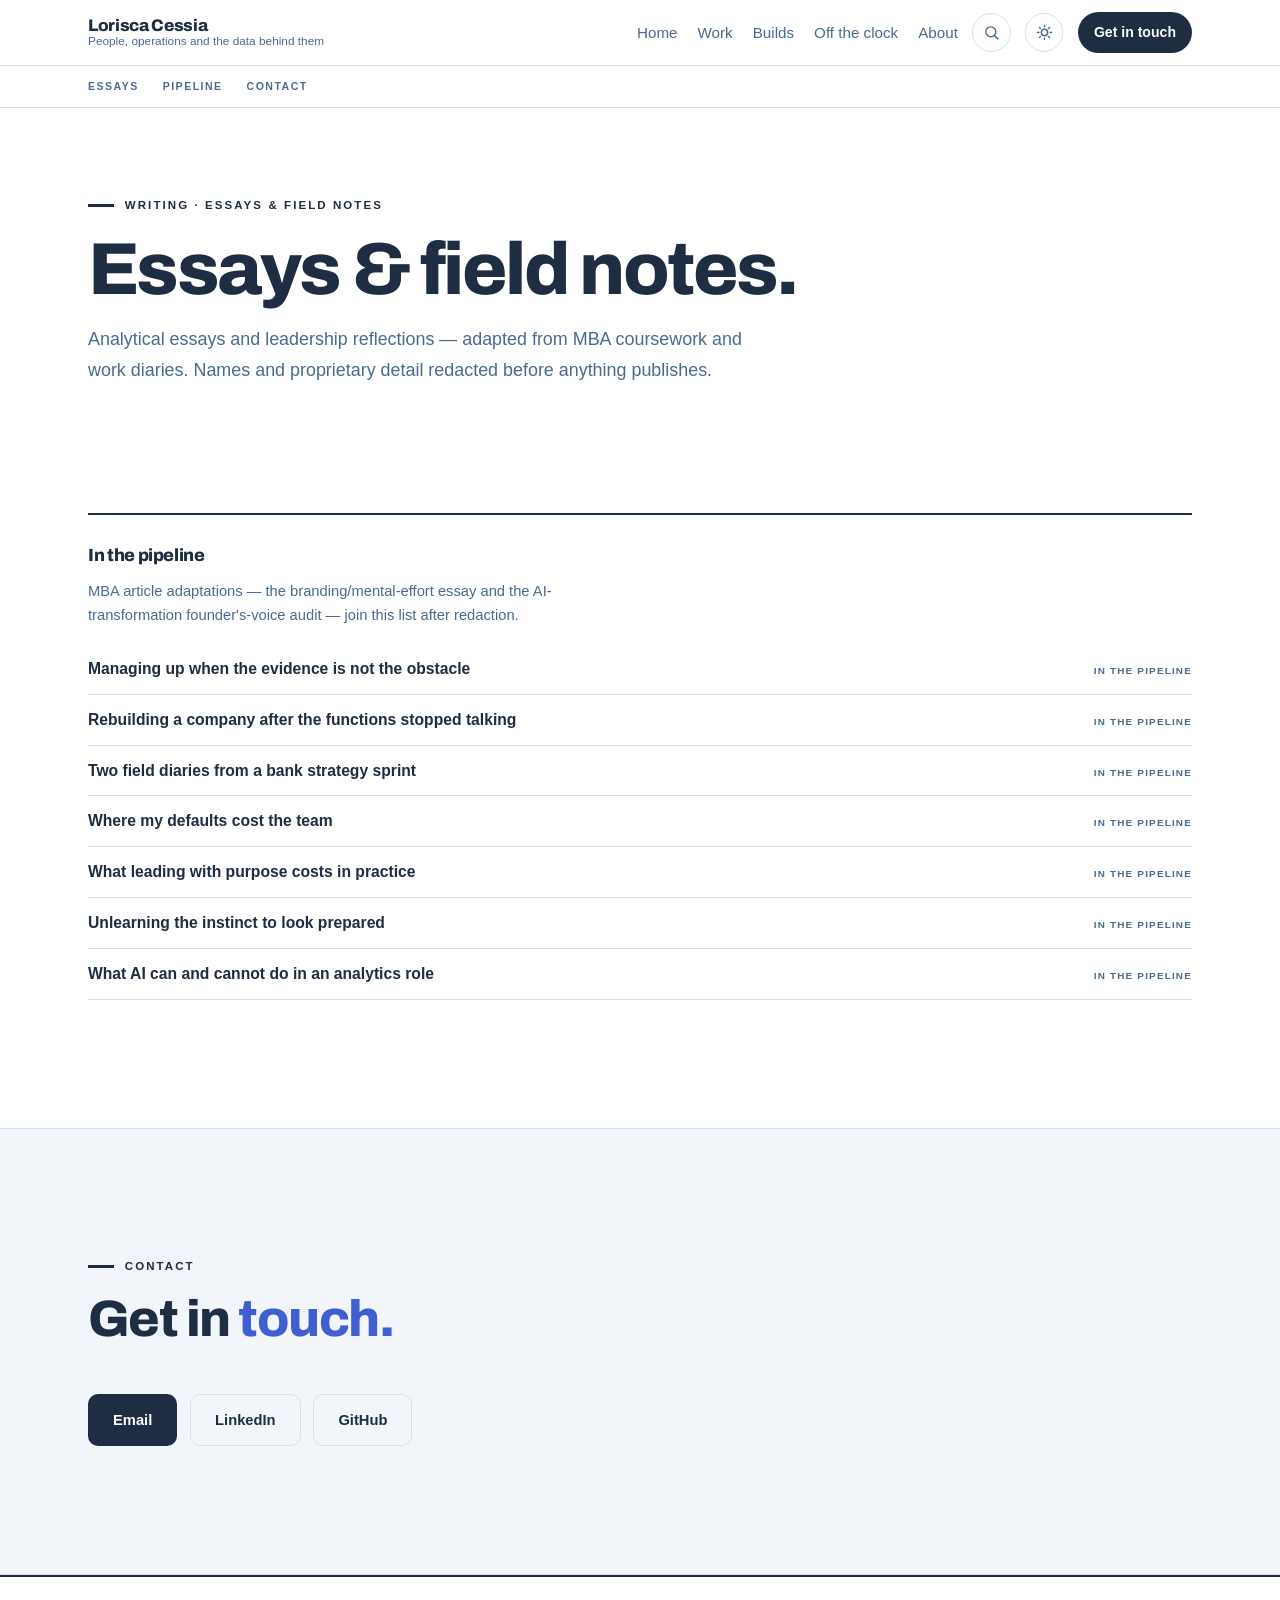
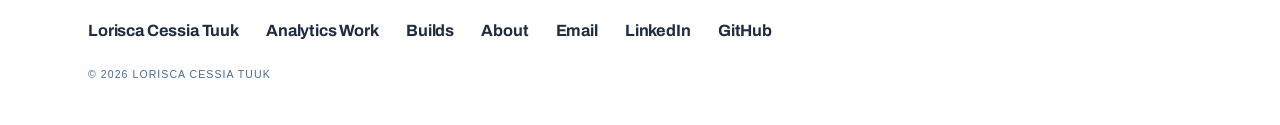
<file: writing.html>
<!DOCTYPE html>
<html lang="en">
<head>
<meta charset="UTF-8">
<meta name="viewport" content="width=device-width, initial-scale=1.0">
<script>/* theme before first paint: ?theme= from another of the three sites, else stored choice, else device */(function(){try{var d=document.documentElement,u=new URL(location.href),q=u.searchParams.get("theme");if(q==="dark"||q==="light"){localStorage.setItem("lori-theme",q);u.searchParams.delete("theme");history.replaceState(history.state,"",u.pathname+u.search+u.hash);}var s=localStorage.getItem("lori-theme");d.setAttribute("data-theme",s==="dark"||s==="light"?s:(window.matchMedia&&matchMedia("(prefers-color-scheme: dark)").matches?"dark":"light"));}catch(e){}})();</script>
<title>Writing — Lorisca Cessia</title>
<meta name="description" content="Essays and field notes on analytics, leadership, and how work actually gets done.">
<link rel="preconnect" href="https://fonts.googleapis.com">
<link rel="preconnect" href="https://fonts.gstatic.com" crossorigin>
<link href="https://fonts.googleapis.com/css2?family=Archivo:wght@600;700;800&display=swap" rel="stylesheet">
<link rel="stylesheet" href="styles.css?v=2">
<link rel="stylesheet" href="theme.css">
<link rel="stylesheet" href="shared.css?v=3">
</head>
<body data-page="writing">

<nav class="nav">
  <div class="nav-inner lh">
    <a class="lh-brand" href="https://lori-sca.github.io/"><b>Lorisca Cessia</b><span>People, operations and the data behind them</span></a>
    <div class="lh-links" id="lh-links"><a href="https://lori-sca.github.io/">Home</a><a href="https://lorisca-analytics.github.io/">Work</a><a href="https://lorisca-builds.github.io/">Builds</a><a href="https://lori-sca.github.io/off-the-clock.html">Off the clock</a><a href="https://lori-sca.github.io/about.html">About</a></div>
  </div>
<div class="subnav"><div class="subnav-inner" id="subnav-inner"><a href="#top">Essays</a><a href="#pipeline">Pipeline</a><a href="#contact">Contact</a></div></div>
</nav>

<main id="page-main">
  <section class="page-hero" id="top">
    <div class="wrap">
      <span class="eyebrow" id="w-eyebrow"></span>
      <h1 id="w-headline"></h1>
      <p class="lede" id="w-lede"></p>
    </div>
  </section>

  <section class="section" id="pipeline">
    <div class="wrap">
      <div class="pipeline-index" id="w-pipeline" style="margin-top:0;">
        <p class="pipe-head" id="w-pipe-head">In the pipeline</p>
        <p class="pipe-note" id="w-note"></p>
        <div id="w-rows"></div>
      </div>
    </div>
  </section>

  <div class="band" id="contact">
    <div class="wrap">
      <div class="section-head">
        <div class="sh-main">
          <span class="eyebrow" id="sec-contact-eyebrow">Contact</span>
          <h2 id="sec-contact-headline">Get in <em>touch.</em></h2>
        </div>
      </div>
      <div class="cta-row" id="contact-row" style="margin-top:0;"></div>
    </div>
  </div>
</main>

<footer class="site-footer">
  <div class="wrap">
    <div class="foot-links">
      <a href="https://lori-sca.github.io">Lorisca Cessia</a>
      <a href="https://lorisca-analytics.github.io">Analytics Work</a>
      <a href="https://lorisca-builds.github.io">Builds</a>
      <a href="https://lori-sca.github.io/about.html">About</a>
      <a href="mailto:loriscatuuk@gmail.com">Email</a>
      <a href="https://www.linkedin.com/in/lorisca" target="_blank" rel="noopener">LinkedIn</a>
      <a href="https://github.com/lori-sca" target="_blank" rel="noopener">GitHub</a>
    </div>
    <p class="fine">&copy; <span id="year"></span> Lorisca Cessia</p>
  </div>
</footer>

<script src="site.js?v=2"></script>
<script src="https://lori-sca.github.io/header.js?v=5"></script>
<script src="motion.js?v=2"></script>
<script src="skeleton.js?v=6"></script>
<script src="theme.js"></script>
<script>
  /* Sections come from data/writing.json -> layout (edited in the admin's page builder).
     If that key is ever missing, the older fixed render below still works. */
  function renderWriting(site, w) {
    applySiteChrome(site);
    setMeta(w.meta);
    if (w.layout && w.layout.sections && window.Theme) {
      Theme.renderPage(document.getElementById("page-main"), w, { site: site });
      renderSubnav(Theme.menu(w));
      return;
    }
    legacyWriting(site, w);
  }
  function legacyWriting(site, w) {
    {
      applySiteChrome(site);
      setMeta(w.meta);
      renderSubnav(w.subnav);
      setText("w-pipe-head", (w.sections && w.sections.pipeline || {}).head);
      const cs = (w.sections || {}).contact || {};
      setText("sec-contact-eyebrow", cs.eyebrow);
      setHeadline(document.getElementById("sec-contact-headline"), cs.headline);
      // editor-added picture + links per section (hero keys live on w itself)
      mountSectionMedia("top", w);
      mountSectionMedia("pipeline", (w.sections || {}).pipeline);
      mountSectionMedia("contact", (w.sections || {}).contact);
      document.getElementById("w-eyebrow").textContent = w.eyebrow;
      document.getElementById("w-headline").textContent = w.headline;
      document.getElementById("w-lede").textContent = w.lede;
      document.getElementById("w-note").textContent = w.note;
      const rows = document.getElementById("w-rows");
      (w.pipeline || []).forEach((t) => {
        const row = document.createElement("div");
        row.className = "pipe-row";
        const title = document.createElement("span");
        title.className = "pipe-title";
        if (t.link) {
          const a = document.createElement("a");
          a.href = t.link; a.target = "_blank"; a.rel = "noopener";
          a.textContent = t.title;
          title.appendChild(a);
        } else {
          title.textContent = t.title;
        }
        const status = document.createElement("span");
        status.className = "pipe-status";
        status.textContent = (w.labels && w.labels.pipeStatus) || "In the pipeline";
        row.appendChild(title); row.appendChild(status);
        rows.appendChild(row);
      });
    }
  }
  Promise.all([loadJSON("data/site.json"), loadJSON("data/writing.json")])
    .then(([site, w]) => renderWriting(site, w))
    .catch(() => {
      document.getElementById("w-headline").textContent = "Content couldn't load — try refreshing.";
    });
</script>
</body>
</html>
</file>
<file: styles.css>
/* ============ LORISCA CESSIA — v2 ============
   Bold grotesque display · 12-col grid · hard section bands
   Palette: white / mist / deep slate / steel / slate blue
   Type: Archivo (display) · Plus Jakarta Sans (body) · Martian Mono (micro-labels only)
   ============================================================ */

/* colors, fonts and spacing live in shared.css (loaded last on every page) */

* { box-sizing: border-box; margin: 0; padding: 0; }
html { scroll-behavior: smooth; }
body {
  font-family: var(--body);
  font-size: 17px;
  line-height: 1.65;
  color: var(--ink);
  background: var(--white);
  -webkit-font-smoothing: antialiased;
}
img { max-width: 100%; display: block; }
a { color: var(--steel); }
::selection { background: var(--ink); color: var(--white); }
h1 em, h2 em { font-style: normal; color: var(--accent); }

/* ---------- 12-col page grid ---------- */
.wrap { max-width: 1200px; margin: 0 auto; padding-left: var(--gutter); padding-right: var(--gutter); }

/* ---------- Nav ---------- */
.nav {
  position: sticky; top: 0; z-index: 50;
  background: rgba(255,255,255,.94);
  backdrop-filter: blur(8px);
  border-bottom: 1px solid var(--hairline);
}
.nav-inner {
  max-width: 1200px; margin: 0 auto;
  padding: .9rem var(--gutter);
  display: flex; align-items: center; justify-content: space-between; gap: 1rem;
}
.wordmark {
  font-family: var(--display); font-weight: 800; font-size: 1.05rem;
  letter-spacing: -0.02em; color: var(--ink); text-decoration: none;
  display: flex; align-items: baseline; gap: .7rem;
}
.wm-name { white-space: nowrap; }
.wm-role {
  font-family: var(--mono); font-size: .6rem; font-weight: 600;
  letter-spacing: .14em; text-transform: uppercase; color: var(--steel);
  border-left: 2px solid var(--hairline); padding-left: .7rem;
}
.nav-links { display: flex; gap: 1.6rem; }
.nav-links a { font-size: .86rem; font-weight: 600; color: var(--steel); text-decoration: none; }
.nav-links a:hover { color: var(--ink); }
.nav-links a.active { color: var(--ink); box-shadow: inset 0 -2px 0 var(--ink); }

/* ---------- Type utilities ---------- */
.eyebrow {
  font-family: var(--mono); font-size: .72rem; font-weight: 600;
  letter-spacing: .18em; text-transform: uppercase; color: var(--ink);
  display: flex; align-items: center; gap: .7rem;
  margin-bottom: 1.1rem;
}
.eyebrow::before { content: ""; width: 1.6rem; height: 3px; background: var(--ink); flex: none; }
.lede { font-size: 1.12rem; line-height: 1.7; color: var(--steel); max-width: var(--measure); }
.mono { font-family: var(--mono); }

/* ---------- Buttons ---------- */
.btn {
  display: inline-block; font-weight: 700; font-size: .92rem;
  padding: .8rem 1.5rem; border-radius: 10px; text-decoration: none;
  border: 1px solid transparent; cursor: pointer;
}
.btn.primary { background: var(--ink); color: var(--white); }
.btn.primary:hover { background: #2a3d58; }
.btn.ghost { border-color: var(--hairline); color: var(--ink); background: var(--white); }
.btn.ghost:hover { border-color: var(--ink); }
.cta-row { display: flex; gap: .8rem; flex-wrap: wrap; margin-top: 1.8rem; }
.text-link { font-weight: 700; color: var(--steel); text-decoration-thickness: 2px; text-underline-offset: 3px; }

/* ---------- Sections & bands ---------- */
.section { padding: var(--section-pad) 0; }
.band { background: var(--mist); border-top: 1px solid var(--hairline); border-bottom: 1px solid var(--hairline); }
.band > .wrap { padding-top: var(--section-pad); padding-bottom: var(--section-pad); }

.section-head {
  display: grid; grid-template-columns: repeat(12, 1fr); gap: 1.5rem;
  margin-bottom: 3rem; align-items: end;
}
.section-head .sh-main { grid-column: 1 / 9; }
.section-head .sh-side {
  grid-column: 9 / 13; color: var(--steel); font-size: .95rem; line-height: 1.6;
  border-left: 3px solid var(--hairline); padding-left: 1.2rem;
}
.section-head h2 {
  font-family: var(--display); font-weight: 800; letter-spacing: -0.03em;
  font-size: clamp(2.1rem, 4.5vw, 3.2rem); line-height: 1.02;
}

/* ---------- Hero (7/5 split) ---------- */
.hero { padding: clamp(3.5rem, 8vw, 6.5rem) 0 clamp(3rem, 6vw, 5rem); }
.hero-grid { display: grid; grid-template-columns: repeat(12, 1fr); gap: 1.5rem; align-items: start; }
.hero-copy { grid-column: 1 / 8; }
.hero-side { grid-column: 8 / 13; }
/* Home hero runs full measure: the right-now card is gone */
body[data-page="home"] .hero-copy { grid-column: 1 / 10; }
.hero h1 {
  font-family: var(--display); font-weight: 800;
  font-size: clamp(2.9rem, 7vw, 5.4rem);
  letter-spacing: -0.035em; line-height: 0.98;
  margin: 0 0 1.4rem;
}
body[data-page="home"] .hero h1 {
  font-size: clamp(1.9rem, 4.2vw, 3.1rem);
  line-height: 1.12;
}
.hero-subtitle {
  font-family: var(--mono); font-size: .85rem; font-weight: 500;
  letter-spacing: .04em; color: var(--steel);
  margin: -0.55rem 0 1.5rem;
}
.hero .lede { font-size: 1.15rem; }
.metric-line {
  margin-top: 1.6rem; padding-top: 1.4rem; border-top: 1px solid var(--hairline);
  font-family: var(--display); font-weight: 700; font-size: 1.05rem; letter-spacing: -0.01em;
}
.metric-line span { color: var(--steel); font-family: var(--body); font-weight: 500; font-size: .95rem; }

/* Now-card: the hero's 5-col side */
.now-card {
  border: 1px solid var(--hairline); border-radius: 14px; background: var(--white);
  padding: 1.6rem; position: sticky; top: 5.5rem;
}
.now-card .nc-title {
  font-family: var(--display); font-weight: 800; font-size: 1.1rem;
  letter-spacing: -0.02em; margin-bottom: 1.1rem;
}
.nc-row {
  display: grid; grid-template-columns: 6.5rem 1fr; gap: .8rem;
  padding: .7rem 0; border-top: 1px solid var(--hairline); font-size: .92rem;
}
.nc-row .k { font-family: var(--mono); font-size: .64rem; font-weight: 600; letter-spacing: .12em; text-transform: uppercase; color: var(--steel); padding-top: .2rem; }
.nc-row .v { line-height: 1.55; }
.nc-row .v a { color: var(--steel); font-weight: 600; }

/* ---------- Cards ---------- */
.card-grid { display: grid; gap: 1.5rem; }
.cols-2 { grid-template-columns: repeat(2, minmax(0, 1fr)); }
.cols-3 { grid-template-columns: repeat(3, minmax(0, 1fr)); }
.card {
  border: 1px solid var(--hairline); border-radius: 14px; overflow: hidden;
  background: var(--white); display: flex; flex-direction: column;
  transition: border-color .18s ease, transform .18s ease;
}
.card:hover { border-color: var(--ink); transform: translateY(-3px); }
.card-visual { aspect-ratio: 16 / 9; overflow: hidden; background: var(--mist); border-bottom: 1px solid var(--hairline); }
.card-visual img { width: 100%; height: 100%; object-fit: cover; }
.card-body { padding: 1.6rem 1.6rem 1.2rem; display: flex; flex-direction: column; gap: .55rem; flex: 1; }
.badge {
  align-self: flex-start; font-family: var(--mono); font-size: .64rem; font-weight: 600;
  letter-spacing: .14em; text-transform: uppercase;
  background: var(--ink); color: var(--white); border-radius: 999px; padding: .32rem .8rem;
}
.card-h { font-family: var(--display); font-weight: 700; font-size: 1.45rem; letter-spacing: -0.02em; line-height: 1.12; }
.card-hook { color: var(--steel); font-size: .98rem; line-height: 1.6; }
.card-metric {
  font-family: var(--display); font-weight: 700; font-size: 1rem; letter-spacing: -0.01em;
  padding-top: .6rem; border-top: 1px solid var(--hairline); margin-top: auto;
}
.card-links { display: flex; gap: 1.1rem; flex-wrap: wrap; margin-top: .7rem; }
.card-links a { font-size: .85rem; font-weight: 700; color: var(--steel); text-decoration-thickness: 2px; text-underline-offset: 3px; }
.card-toggle {
  margin: 0 1.6rem 1.4rem; align-self: flex-start;
  font-family: var(--mono); font-size: .72rem; font-weight: 600; letter-spacing: .12em; text-transform: uppercase;
  background: none; border: 1px solid var(--hairline); border-radius: 8px;
  padding: .6rem 1rem; color: var(--ink); cursor: pointer;
}
.card-toggle:hover { border-color: var(--ink); }
.card-detail { display: none; padding: 0 1.6rem 1.6rem; }
.card.open .card-detail { display: block; }
.diagram { border: 1px solid var(--hairline); border-radius: 10px; background: var(--mist); margin-bottom: 1.2rem; }
.detail-row { display: grid; grid-template-columns: 7.5rem 1fr; gap: 1rem; padding: .7rem 0; border-top: 1px solid var(--hairline); }
.detail-row .k { font-family: var(--display); font-weight: 700; font-size: .92rem; }
.detail-row .v { color: var(--steel); font-size: .95rem; line-height: 1.6; }

/* ---------- Page hero ---------- */
.page-hero { padding: clamp(3rem, 7vw, 5.5rem) 0 0; }
.page-hero h1 {
  font-family: var(--display); font-weight: 800; letter-spacing: -0.035em;
  font-size: clamp(2.6rem, 6vw, 4.6rem); line-height: 0.98; margin-bottom: 1.2rem;
}
.lane-head { display: flex; align-items: center; justify-content: space-between; gap: 1rem; flex-wrap: wrap; margin-bottom: 1.1rem; }
.lane-head .eyebrow { margin-bottom: 0; }
.lane-org { font-family: var(--mono); font-size: .7rem; letter-spacing: .1em; text-transform: uppercase; color: var(--steel); }

/* ---------- Pipeline strip ---------- */
.pipeline {
  margin-top: 2.5rem; padding-top: 1.8rem; border-top: 1px solid var(--hairline);
  display: grid; grid-template-columns: 10rem 1fr; gap: 1.2rem; align-items: baseline;
}
.pipeline strong { font-family: var(--display); font-weight: 800; font-size: 1rem; letter-spacing: -0.01em; }
.pipeline span { color: var(--steel); font-size: .95rem; line-height: 1.6; }

/* ---------- About ---------- */
.about-grid { display: grid; grid-template-columns: repeat(12, 1fr); gap: 1.5rem; }
.about-main { grid-column: 1 / 8; }
.about-side { grid-column: 9 / 13; }
.portrait { aspect-ratio: 4 / 5; border-radius: 14px; overflow: hidden; background: var(--mist-deep); border: 1px solid var(--hairline); position: sticky; top: 5.5rem; }
.portrait img { width: 100%; height: 100%; object-fit: cover; }
.chapter { margin-bottom: 2.4rem; }
.chapter .k {
  display: block; font-family: var(--mono); font-size: .68rem; font-weight: 600;
  letter-spacing: .14em; text-transform: uppercase; color: var(--steel); margin-bottom: .5rem;
}
.chapter h3 { font-family: var(--display); font-weight: 800; font-size: 1.5rem; letter-spacing: -0.02em; margin-bottom: .7rem; }
.chapter p { color: var(--steel); line-height: 1.7; margin-bottom: 1rem; max-width: var(--measure); }
.chapter p strong { color: var(--ink); }

/* Route timeline */
.route { border-left: 3px solid var(--ink); margin: 1rem 0 0 .4rem; }
.stop { position: relative; padding: 0 0 2rem 1.8rem; }
.stop::before {
  content: ""; position: absolute; left: -8px; top: 6px;
  width: 13px; height: 13px; border-radius: 50%;
  background: var(--white); border: 3px solid var(--ink);
}
.stop.now::before { background: var(--ink); }
.stop > button { all: unset; cursor: pointer; display: block; width: 100%; }
.stop .when { font-family: var(--mono); font-size: .7rem; font-weight: 600; letter-spacing: .14em; text-transform: uppercase; color: var(--steel); }
.stop .where { font-family: var(--display); font-weight: 800; font-size: 1.25rem; letter-spacing: -0.02em; }
.stop .role { color: var(--steel); font-size: .95rem; margin-bottom: .4rem; }
.stop .detail { display: none; }
.stop.open .detail { display: block; }
.stop .detail ul { margin: .8rem 0 0 1.1rem; color: var(--steel); font-size: .95rem; line-height: 1.65; }
.stop .detail li { margin-bottom: .4rem; }

/* Method grid */
.method-grid { display: grid; grid-template-columns: repeat(2, minmax(0, 1fr)); gap: 1.5rem; }
.method { border: 1px solid var(--hairline); border-radius: 12px; padding: 1.8rem; background: var(--white); }
.method h3 { font-family: var(--display); font-weight: 800; font-size: 1.15rem; letter-spacing: -0.02em; margin-bottom: .5rem; }
.method p { color: var(--steel); font-size: .95rem; line-height: 1.65; }

/* ---------- Footer ---------- */
footer { border-top: 1px solid var(--hairline); background: var(--white); }
.foot-inner {
  max-width: 1200px; margin: 0 auto; padding: 2.5rem var(--gutter);
  display: flex; justify-content: space-between; align-items: center; gap: 1rem; flex-wrap: wrap;
}
.foot-inner .fine { font-family: var(--mono); font-size: .66rem; letter-spacing: .1em; text-transform: uppercase; color: var(--steel); }

/* ---------- Responsive ---------- */
@media (max-width: 900px) {
  .hero-copy, .hero-side { grid-column: 1 / 13; }
  body[data-page="home"] .hero-copy { grid-column: 1 / 13; }
  .now-card { position: static; }
  .section-head .sh-main, .section-head .sh-side { grid-column: 1 / 13; }
  .section-head .sh-side { border-left: none; border-top: 3px solid var(--hairline); padding: 1.2rem 0 0; }
  .cols-2, .cols-3, .method-grid { grid-template-columns: 1fr; }
  .about-main, .about-side { grid-column: 1 / 13; }
  .portrait { position: static; max-width: 420px; }
  .detail-row, .pipeline { grid-template-columns: 1fr; gap: .3rem; }
  .nav-links { gap: 1rem; }
  .nav-links a { font-size: .8rem; }
  .wm-role { display: none; }
}

/* ---------- Obvious footer ---------- */
.site-footer { border-top: 2px solid var(--ink); background: var(--white); }
.site-footer .wrap { padding-top: 2.6rem; padding-bottom: 2.6rem; }
.foot-links { display: flex; gap: 1.7rem; flex-wrap: wrap; margin-bottom: 1.3rem; }
.foot-links a {
  font-family: var(--display); font-weight: 700; font-size: 1.02rem;
  letter-spacing: -0.01em; color: var(--ink); text-decoration: none;
}
.foot-links a:hover { text-decoration: underline; text-underline-offset: 4px; text-decoration-thickness: 2px; }
.site-footer .fine {
  font-family: var(--mono); font-size: .66rem; letter-spacing: .1em;
  text-transform: uppercase; color: var(--steel);
}

/* ---------- Pipeline index (shared with org sites) ---------- */
.pipeline-index { margin-top: 2.8rem; border-top: 2px solid var(--ink); padding-top: 1.6rem; }
.pipe-head {
  font-family: var(--display); font-weight: 800; font-size: 1.1rem;
  letter-spacing: -0.02em; margin-bottom: .6rem;
}
.pipe-note { color: var(--steel); font-size: .92rem; margin-bottom: 1rem; max-width: var(--measure); }
.pipe-row {
  display: flex; justify-content: space-between; align-items: baseline; gap: 1rem;
  padding: .75rem 0; border-bottom: 1px solid var(--hairline);
}
.pipe-title { font-weight: 600; font-size: .98rem; }
.pipe-status {
  font-family: var(--mono); font-size: .62rem; font-weight: 600;
  letter-spacing: .12em; text-transform: uppercase; color: var(--steel); white-space: nowrap;
}

/* ---------- Docs-style sub-navigation ---------- */
.subnav { border-top: 1px solid var(--hairline); background: rgba(255,255,255,.94); }
.subnav-inner {
  max-width: 1200px; margin: 0 auto; padding: .55rem var(--gutter);
  display: flex; gap: 1.5rem; overflow-x: auto;
}
.subnav-inner a {
  font-family: var(--mono); font-size: .66rem; font-weight: 600;
  letter-spacing: .14em; text-transform: uppercase; color: var(--steel);
  text-decoration: none; white-space: nowrap; padding: .2rem 0;
}
.subnav-inner a:hover { color: var(--ink); }
section[id], div[id] { scroll-margin-top: 104px; }

/* ---------- Off-the-clock cards ---------- */
.fun-grid { display: grid; grid-template-columns: repeat(3, minmax(0,1fr)); gap: 1.5rem; }
.fun-card {
  border: 1px solid var(--hairline); border-radius: 14px;
  background: var(--white); padding: 2rem 1.6rem;
}
.fun-emoji { font-size: 2.6rem; margin-bottom: 1rem; line-height: 1; }
.fun-card h3 {
  font-family: var(--display); font-weight: 800; font-size: 1.3rem;
  letter-spacing: -0.02em; margin-bottom: .4rem;
}
.fun-card p { color: var(--steel); font-size: .95rem; line-height: 1.6; }
@media (max-width: 900px) { .fun-grid { grid-template-columns: 1fr; } }

/* ---------- Fun cards: photo + story ---------- */
.fun-card { overflow: hidden; }
.fun-photo { margin: -2rem -1.6rem 1.4rem; aspect-ratio: 16/10; overflow: hidden; background: var(--mist); }
.fun-photo img { width: 100%; height: 100%; object-fit: cover; }
.fun-story { margin-top: .8rem; color: var(--steel); font-size: .95rem; line-height: 1.65; }

/* ---------- Blog posts (off the clock) ---------- */
.post-list { display: grid; grid-template-columns: 1fr 1fr; gap: 1.5rem; align-items: start; }
@media (max-width: 640px) { .post-list { grid-template-columns: 1fr; } }
.post-card { border: 1px solid var(--hairline); border-radius: 16px; overflow: hidden; background: var(--white); }
.post-photo { overflow: hidden; background: var(--mist); }
.post-photo img { width: 100%; height: auto; display: block; cursor: zoom-in; }
/* lightbox */
.lightbox { position: fixed; inset: 0; z-index: 200; background: rgba(15, 23, 34, .92); display: flex; align-items: center; justify-content: center; padding: 4vmin; cursor: zoom-out; }
.lightbox img { max-width: 100%; max-height: 100%; border-radius: 12px; object-fit: contain; }
.post-body { padding: 1.8rem; }
.post-meta { display: flex; gap: .8rem; align-items: center; margin-bottom: .7rem; }
.post-emoji { font-size: 1.6rem; line-height: 1; }
.post-date { font-family: var(--mono); font-size: .66rem; font-weight: 600; letter-spacing: .12em; text-transform: uppercase; color: var(--steel); }
.post-body h3 { font-family: var(--display); font-weight: 800; font-size: 1.6rem; letter-spacing: -0.02em; margin-bottom: .5rem; }
.post-body > p { color: var(--steel); line-height: 1.65; }
.post-story { margin-top: .9rem; }
.embed-video { margin-top: 1.2rem; aspect-ratio: 16/9; }
.embed-video iframe { width: 100%; height: 100%; border: 0; border-radius: 10px; }
.embed-card { display: flex; gap: .7rem; align-items: center; margin-top: 1.2rem; padding: 1rem 1.2rem; border: 1px solid var(--hairline); border-radius: 10px; text-decoration: none; font-weight: 600; color: var(--ink); }
.embed-card:hover { border-color: var(--ink); }

/* involvement tiles — "in the field" mosaic */
.tile-grid { display: grid; grid-template-columns: 1fr 1fr; gap: .7rem; }
@media (max-width: 640px) { .tile-grid { grid-template-columns: 1fr; } }
.tile { position: relative; border-radius: 14px; overflow: hidden; aspect-ratio: 4/3; background: var(--ink); }
.tile:has(img) { cursor: zoom-in; }
.tile img { width: 100%; height: 100%; object-fit: cover; display: block; transition: transform .6s cubic-bezier(.2,.7,.2,1); }
.tile:hover img { transform: scale(1.05); }
.tile-empty { position: absolute; inset: 0; display: flex; align-items: center; justify-content: center; color: rgba(255,255,255,.8); font-family: var(--display); font-weight: 800; font-size: 4rem; }
.tile-cap { position: absolute; left: 0; right: 0; bottom: 0; padding: 2.6rem 1rem .9rem; background: linear-gradient(to top, rgba(12,19,31,.85), transparent); color: #fff; font-family: var(--mono); font-size: .68rem; font-weight: 600; letter-spacing: .14em; text-transform: uppercase; }
/* lightbox figure + caption */
.lb-fig { margin: 0; max-width: min(92vw, 1100px); }
.lb-fig img { max-width: 100%; max-height: 80vh; border-radius: 12px; object-fit: contain; display: block; }
.lb-cap { margin-top: .8rem; color: #fff; font-family: var(--mono); font-size: .72rem; letter-spacing: .12em; text-transform: uppercase; text-align: center; }
.lb-cap a { color: #fff; text-decoration: underline; text-underline-offset: 3px; margin-left: .8rem; letter-spacing: .12em; }

/* ============================================================
   DYNAMIC LAYER — motion system, dark mode, playful bits
   ============================================================ */

/* ---------- dark mode ---------- */
/* light and dark color values live in shared.css */
.nav, .subnav { background: var(--nav-bg); }
.theme-toggle {
  background: none; border: 1px solid var(--hairline); border-radius: 999px;
  width: 2.4rem; height: 2.4rem; display: inline-flex; align-items: center; justify-content: center;
  color: var(--steel); cursor: pointer; flex: none;
  transition: color .2s ease, border-color .2s ease, transform .3s cubic-bezier(.34,1.56,.64,1);
}
.theme-toggle:hover { color: var(--ink); border-color: var(--ink); transform: rotate(24deg); }
[data-theme="dark"] .tile { background: var(--mist); }
[data-theme="dark"] .lightbox { background: rgba(10, 16, 26, .94); }

/* ---------- scroll reveals ---------- */
.reveal { opacity: 0; transform: translateY(28px); transition: opacity .7s ease, transform .7s cubic-bezier(.2,.7,.2,1); }
.reveal.in { opacity: 1; transform: none; }

/* ---------- cursor tilt ---------- */
.tilt { transition: transform .18s ease, border-color .18s ease, box-shadow .25s ease; will-change: transform; }
.tilt:hover { box-shadow: 0 18px 40px -16px rgba(30,45,66,.35); }

/* ---------- spring expands (replaces instant show/hide) ---------- */
.expandable { display: grid; grid-template-rows: 0fr; transition: grid-template-rows .55s cubic-bezier(.3,.8,.2,1); }
.expandable > .expand-inner { overflow: hidden; min-height: 0; }
.card.open .card-detail.expandable, .stop.open .detail.expandable { grid-template-rows: 1fr; }
/* retire the old instant toggles */
.card-detail:not(.expandable) { display: none; }
.card.open .card-detail:not(.expandable) { display: block; }
.stop .detail:not(.expandable) { display: none; }
.stop.open .detail:not(.expandable) { display: block; }

/* ---------- sparkles ---------- */
[data-sparkles] { position: relative; display: inline-block; }
.sparkle {
  position: absolute; color: var(--accent); pointer-events: none;
  animation: sparkle-pop 760ms cubic-bezier(.2,.7,.3,1) forwards;
}
@keyframes sparkle-pop {
  0% { opacity: 0; transform: scale(.2) rotate(0deg); }
  45% { opacity: 1; transform: scale(1) rotate(90deg); }
  100% { opacity: 0; transform: scale(.3) rotate(180deg); }
}

/* ---------- like heart ---------- */
.like-heart {
  position: relative; display: inline-flex; align-items: center; gap: .6rem;
  background: none; border: 1px solid var(--hairline); border-radius: 999px;
  padding: .7rem 1.2rem; color: var(--steel); cursor: pointer;
  font-family: var(--mono); font-size: .72rem; font-weight: 600; letter-spacing: .12em;
}
.like-heart svg path {
  fill: color-mix(in srgb, var(--accent) calc(var(--fill, 0) * 100%), transparent);
  stroke: var(--accent);
  transition: fill .3s ease;
}
.like-heart:hover { border-color: var(--accent); color: var(--ink); }
.like-particle {
  position: absolute; width: 6px; height: 6px; border-radius: 50%;
  background: var(--accent); pointer-events: none;
  animation: like-burst .65s ease-out forwards;
}
@keyframes like-burst {
  0% { opacity: 1; transform: translate(0,0) scale(1); }
  100% { opacity: 0; transform: translate(var(--dx), var(--dy)) scale(.2); }
}

/* ---------- journey map ---------- */
.journey-map { position: relative; border: 1px solid var(--hairline); border-radius: 14px; overflow: hidden; background: var(--mist); }
.journey-map .map-canvas { width: 100%; height: 420px; }
.journey-legend { display: flex; gap: 1.4rem; flex-wrap: wrap; padding: .9rem 1.2rem; border-top: 1px solid var(--hairline); background: var(--white); }
.journey-legend span, .journey-legend .journey-stop { font-family: var(--mono); font-size: .66rem; font-weight: 600; letter-spacing: .12em; text-transform: uppercase; color: var(--steel); display: flex; align-items: center; gap: .5rem; }
.journey-legend .journey-stop { background: none; border: none; padding: 0; cursor: pointer; text-align: left; }
.journey-legend .journey-stop:hover { color: var(--ink); text-decoration: underline; text-underline-offset: 3px; }
.journey-legend i { width: .7rem; height: .7rem; border-radius: 50%; background: var(--accent); display: inline-block; }
.map-pin { width: 18px; height: 18px; border-radius: 50%; background: var(--accent); border: 3px solid var(--white); box-shadow: 0 2px 8px rgba(30,45,66,.4); cursor: pointer; }
@media (max-width: 640px) { .journey-map .map-canvas { height: 300px; } }

/* ---------- hannibal easter egg ---------- */
.hannibal { position: relative; display: inline-block; border-bottom: 2px dotted var(--accent); }
.hannibal-line { cursor: pointer; }
.hannibal img {
  position: absolute; bottom: 130%; left: 50%; transform: translateX(-50%) scale(.6);
  width: 120px; border-radius: 10px; border: 1px solid var(--hairline);
  opacity: 0; pointer-events: none; transition: opacity .25s ease, transform .25s cubic-bezier(.34,1.56,.64,1);
  background: var(--white); padding: 6px;
}
.hannibal:hover img, .hannibal:focus img, .hannibal.show img { opacity: 1; transform: translateX(-50%) scale(1); }

/* ---------- reduced motion ---------- */
@media (prefers-reduced-motion: reduce) {
  .reveal { opacity: 1; transform: none; transition: none; }
  .expandable { transition: none; }
  .tilt { transition: none; }
  .sparkle, .like-particle { display: none; }
  html { scroll-behavior: auto; }
}

/* ---------- About v3 blocks ---------- */
.tagline {
  margin-top: 1.4rem; font-family: var(--display); font-weight: 700;
  font-size: 1.25rem; letter-spacing: -0.01em; color: var(--accent);
}
.aside-card {
  border: 1px solid var(--hairline); border-radius: 12px; background: var(--white);
  padding: 1.5rem; margin-bottom: 1.5rem; position: sticky; top: 5.5rem;
}
.aside-card + .aside-card { position: static; }
.aside-card .k {
  display: block; font-family: var(--mono); font-size: .68rem; font-weight: 600;
  letter-spacing: .14em; text-transform: uppercase; color: var(--steel); margin-bottom: .5rem;
}
.aside-card p { color: var(--steel); font-size: .95rem; line-height: 1.65; }
.aside-card p strong { color: var(--ink); }
.tool-list { list-style: none; margin: .4rem 0 0; padding: 0; }
.tool-list li {
  padding: .55rem 0; border-top: 1px solid var(--hairline);
  color: var(--steel); font-size: .95rem;
}
.tool-list li:first-child { border-top: none; }
.principle-block { text-align: center; max-width: 40rem; margin: 0 auto 3rem; }
.principle-latin {
  font-family: var(--display); font-weight: 800; letter-spacing: -0.02em;
  font-size: clamp(1.6rem, 3.5vw, 2.4rem); line-height: 1.15; margin-bottom: .8rem;
}
.principle-trans { color: var(--steel); font-size: 1.05rem; margin-bottom: .5rem; }
.principle-note { font-family: var(--mono); font-size: .7rem; letter-spacing: .1em; text-transform: uppercase; color: var(--steel); }
.fieldnotes {
  text-align: center; color: var(--steel); font-size: 1rem;
  max-width: var(--measure); margin: 0 auto 3rem;
}
.offclock-teaser {
  display: flex; align-items: center; justify-content: space-between; gap: 1.5rem; flex-wrap: wrap;
  border: 1px solid var(--hairline); border-radius: 14px; background: var(--white);
  padding: 1.8rem 2rem;
}
.offclock-teaser h3 { font-family: var(--display); font-weight: 800; font-size: 1.3rem; letter-spacing: -0.02em; margin-bottom: .3rem; }
.offclock-teaser p { color: var(--steel); font-size: .95rem; }
@media (max-width: 900px) { .aside-card { position: static; } }

/* ---------- Selected work cards ---------- */
.sel-card .k {
  display: block; font-family: var(--mono); font-size: .66rem; font-weight: 600;
  letter-spacing: .14em; text-transform: uppercase; color: var(--steel); margin-bottom: .8rem;
}
.sel-big {
  font-family: var(--display); font-weight: 800; letter-spacing: -0.03em;
  font-size: clamp(2.6rem, 4.5vw, 3.6rem); line-height: 1; color: var(--accent);
}
.sel-label {
  font-family: var(--mono); font-size: .68rem; font-weight: 600;
  letter-spacing: .12em; text-transform: uppercase; color: var(--steel);
  margin: .4rem 0 1rem;
}
.sel-card h3 { font-family: var(--display); font-weight: 800; font-size: 1.15rem; letter-spacing: -0.02em; margin-bottom: .5rem; }
.sel-card p { color: var(--steel); font-size: .95rem; line-height: 1.65; margin-bottom: 1rem; }

/* ---------- route stop toggle affordance ---------- */
.stop-toggle {
  display: inline-flex; align-items: center; gap: .5rem;
  margin-top: .7rem;
  font-family: var(--mono); font-size: .68rem; font-weight: 600;
  letter-spacing: .12em; text-transform: uppercase; color: var(--accent);
}
.stop-toggle .st-plus {
  display: inline-flex; align-items: center; justify-content: center;
  width: 1.4rem; height: 1.4rem; border-radius: 50%;
  border: 1.5px solid var(--accent); font-size: 1rem; line-height: 1;
  transition: transform .35s cubic-bezier(.34,1.56,.64,1), background .2s ease, color .2s ease;
}
.stop > button:hover .stop-toggle .st-plus { background: var(--accent); color: var(--white); }
.stop.open .stop-toggle .st-plus { transform: rotate(45deg); }

/* ---------- Search palette ---------- */
.nav-search {
  background: none; border: none; padding: 0; cursor: pointer;
  color: var(--steel); display: inline-flex; align-items: center;
}
.nav-search:hover { color: var(--ink); }
.search-pal { display: none; }
.search-pal.open { display: block; }
.sp-backdrop {
  position: fixed; inset: 0; background: rgba(30, 45, 66, .45);
  z-index: 200; backdrop-filter: blur(2px);
}
.sp-box {
  position: fixed; z-index: 201; top: 12vh; left: 50%; transform: translateX(-50%);
  width: min(560px, calc(100vw - 2.5rem));
  background: var(--white); border: 1px solid var(--hairline); border-radius: 14px;
  box-shadow: 0 24px 60px rgba(30, 45, 66, .25); overflow: hidden;
}
.sp-input {
  width: 100%; border: none; border-bottom: 1px solid var(--hairline);
  padding: 1.1rem 1.3rem; font-family: var(--body); font-size: 1.05rem; color: var(--ink);
  outline: none; background: var(--white);
}
.sp-results { max-height: 46vh; overflow-y: auto; }
.sp-hit {
  display: block; padding: .9rem 1.3rem; text-decoration: none;
  border-bottom: 1px solid var(--hairline);
}
.sp-hit:last-child { border-bottom: none; }
.sp-hit:hover { background: var(--mist); }
.sp-t { display: block; font-family: var(--display); font-weight: 700; font-size: .98rem; color: var(--ink); }
.sp-s { display: block; font-size: .85rem; color: var(--steel); margin-top: .2rem; line-height: 1.5; }
.sp-empty { padding: 1.2rem 1.3rem; color: var(--steel); font-size: .9rem; margin: 0; }
body.sp-lock { overflow: hidden; }

/* ---------- Hero blurred background ---------- */
.hero { position: relative; overflow: hidden; }
.hero-bg {
  position: absolute; inset: -48px;
  background-size: cover; background-position: center 30%;
  filter: blur(28px) saturate(1.15);
  opacity: .45; pointer-events: none;
}
.hero-bg::after {
  content: ""; position: absolute; inset: 0;
  background: linear-gradient(180deg, rgba(255,255,255,.82), rgba(255,255,255,.88));
}
[data-theme="dark"] .hero-bg { opacity: .35; }
[data-theme="dark"] .hero-bg::after {
  background: linear-gradient(180deg, rgba(30,45,66,.85), rgba(30,45,66,.9));
}
.hero .wrap { position: relative; z-index: 1; }

/* ---------- section media: editor-added picture + links (data-driven) ---------- */
.sec-media { margin: 2rem 0 0; border-radius: 14px; overflow: hidden; }
.sec-media img { width: 100%; display: block; }
.sec-media figcaption { font-size: .85rem; color: var(--steel); margin-top: .6rem; }
.sec-links { display: flex; flex-wrap: wrap; gap: .5rem 1.5rem; margin-top: 1.25rem; }

/* ============================================================
   OFF THE CLOCK — Claude design implementation (Oct 2026)
   Design: claude.ai/design "Off the Clock" — re-implemented in
   site code. All copy stays admin-editable via data/off-the-clock.json,
   fun/posts.json, fun/tiles.json, fun/layout.json.
   ============================================================ */

/* ---------- hero ---------- */
.oc-title {
  font-family: var(--display);
  font-weight: 800;
  font-size: clamp(3.2rem, 8.5vw, 6.5rem);
  letter-spacing: -0.03em;
  line-height: 1;
  margin: 0.8rem 0 1.4rem;
}
.oc-title em { font-style: normal; color: var(--accent); }
.oc-hero-row {
  display: flex; align-items: flex-end; justify-content: space-between;
  gap: 2rem; flex-wrap: wrap;
}
.oc-hero-row .lede { margin: 0; max-width: 46ch; color: var(--steel); }
.oc-clock {
  display: flex; align-items: center; gap: 0.8rem; flex: none;
  border: 1px solid var(--hairline); border-radius: 999px;
  padding: 0.55rem 1.2rem 0.55rem 0.7rem; background: var(--white);
}
.oc-clock[hidden] { display: none; }
.oc-clock-face { color: var(--ink); flex: none; }
.oc-clock-txt { display: flex; flex-direction: column; line-height: 1.35; }
.oc-clock-txt .k {
  font-family: var(--mono); font-size: 0.6rem; font-weight: 600;
  letter-spacing: 0.14em; text-transform: uppercase; color: var(--steel);
}
.oc-clock-txt strong { font-weight: 700; }

/* ---------- fun cards ---------- */
.fun-grid {
  display: grid; grid-template-columns: repeat(auto-fill, minmax(280px, 1fr));
  gap: 1.5rem; align-items: start;
}
.fun-card {
  background: var(--white); border: 1px solid var(--hairline);
  border-radius: 20px; padding: 1.4rem 1.4rem 1.2rem;
  box-shadow: 0 10px 30px rgba(20, 35, 55, 0.07);
}
.fun-card.tilt-0 { rotate: -1.1deg; }
.fun-card.tilt-1 { rotate: 0.9deg; }
.fun-card.tilt-2 { rotate: -0.7deg; }
@media (max-width: 640px) {
  .fun-card.tilt-0, .fun-card.tilt-1, .fun-card.tilt-2 { rotate: none; }
}
.fun-top .post-meta { margin-bottom: 0.5rem; }
.fun-top h3 {
  font-family: var(--display); font-weight: 800; font-size: 1.35rem;
  letter-spacing: -0.01em; margin-bottom: 0.35rem;
}
.fun-top > p { color: var(--steel); line-height: 1.6; font-size: 0.95rem; }
.fun-photo { margin-top: 1rem; border-radius: 14px; overflow: hidden; background: var(--mist); }
.fun-photo img { width: 100%; height: auto; display: block; cursor: zoom-in; }
.fun-story-btn {
  display: flex; align-items: center; gap: 0.5rem; margin-top: 1rem;
  background: none; border: none; cursor: pointer; padding: 0.2rem 0;
  font-family: var(--mono); font-size: 0.68rem; font-weight: 600;
  letter-spacing: 0.16em; text-transform: uppercase; color: var(--steel);
}
.fun-story-btn:hover { color: var(--ink); }
.fun-story-btn .plus {
  display: inline-flex; align-items: center; justify-content: center;
  width: 1.35rem; height: 1.35rem; border: 1px solid var(--hairline);
  border-radius: 50%; font-size: 0.9rem; line-height: 1;
}
.fun-story-panel { margin-top: 0.8rem; }
.fun-story-panel[hidden] { display: none; }
.fun-story-panel > p { color: var(--steel); line-height: 1.65; font-size: 0.95rem; }

/* ---------- involvement tiles (redesigned) ---------- */
.tile-grid {
  display: grid; grid-template-columns: repeat(auto-fill, minmax(280px, 1fr));
  gap: 0.9rem; align-items: start;
}
@media (max-width: 640px) {
  .tile-grid { grid-template-columns: repeat(auto-fill, minmax(150px, 1fr)); }
}
.tile {
  position: relative; border-radius: 16px; overflow: hidden;
  background: #1e2d42; aspect-ratio: auto;
}
.tile-media { position: relative; }
.tile > img, .tile-media > img {
  width: 100%; height: auto; display: block; cursor: zoom-in;
  transition: transform 0.6s cubic-bezier(0.2, 0.7, 0.2, 1);
}
.tile:hover .tile-media > img { transform: scale(1.04); }
.tile-empty {
  position: static; inset: auto; min-height: 230px;
  display: flex; align-items: center; justify-content: center;
  color: #fff; background: #1e2d42;
  font-family: var(--display); font-weight: 800; font-size: 4.5rem;
}
.tile-badge {
  position: absolute; top: 0.7rem; right: 0.7rem; z-index: 2;
  font-family: var(--mono); font-size: 0.6rem; font-weight: 600;
  letter-spacing: 0.14em; text-transform: uppercase;
  color: #fff; background: rgba(255, 255, 255, 0.16);
  border: 1px solid rgba(255, 255, 255, 0.35);
  padding: 0.3rem 0.65rem; border-radius: 999px;
}
.tile-cap {
  position: absolute; left: 0; right: 0; bottom: 0; z-index: 1;
  padding: 2.4rem 3.2rem 0.9rem 1rem; color: #fff;
  background: linear-gradient(to top, rgba(12, 19, 31, 0.88), transparent);
  pointer-events: none;
}
.tile-cap strong {
  display: block; font-family: var(--display);
  font-weight: 800; font-size: 1.05rem;
}
.tile-cap span {
  display: block; font-family: var(--mono); font-size: 0.62rem; font-weight: 600;
  letter-spacing: 0.14em; text-transform: uppercase; opacity: 0.85; margin-top: 0.25rem;
}
.tile-plus {
  position: absolute; right: 0.7rem; bottom: 0.7rem; z-index: 2;
  width: 2rem; height: 2rem; border-radius: 50%; cursor: pointer;
  border: 1px solid rgba(255, 255, 255, 0.5);
  background: rgba(255, 255, 255, 0.14); color: #fff; font-size: 1.1rem; line-height: 1;
}
.tile-plus:hover { background: rgba(255, 255, 255, 0.3); }
.tile-panel { background: #1e2d42; padding: 1rem 1.1rem 1.2rem; }
.tile-panel[hidden] { display: none; }
.tile-panel p { font-size: 0.9rem; line-height: 1.65; color: #c9d6e4; }
.tile-panel .text-link { color: #fff; margin-top: 0.6rem; display: inline-block; }

/* ---------- slim footer (off the clock) ---------- */
.oc-footer .fine { text-transform: uppercase; letter-spacing: 0.12em; font-size: 0.72rem; }

/* first contact button filled, per the Off the Clock design */
#contact-row .btn:first-child {
  background: var(--ink); color: var(--white); border-color: transparent;
}
#contact-row .btn:first-child:hover { background: #2a3d58; }

/* ---------- Off the clock: fidelity fixes (Oct 7) ---------- */
/* spring easing + tilt values taken from the Claude design */
:root { --spring: cubic-bezier(.34,1.56,.64,1); }

/* photos fully visible at natural ratio — neutralize older cropped rules */
.fun-photo { margin: 1rem 0 0; aspect-ratio: auto; border-radius: 14px; overflow: hidden; background: var(--mist); }
.fun-photo img { width: 100%; height: auto; max-height: none; object-fit: contain; display: block; cursor: zoom-in; }

/* jiggle: resting tilt, hover straightens + lifts + pops on the spring */
.fun-card { rotate: none; transform: rotate(-2.5deg); transition: transform 550ms var(--spring), box-shadow 300ms ease; }
.fun-card.tilt-0 { rotate: none; transform: rotate(-2.5deg); }
.fun-card.tilt-1 { rotate: none; transform: rotate(1.8deg); }
.fun-card.tilt-2 { rotate: none; transform: rotate(-1.2deg); }
.fun-card:hover { transform: rotate(0deg) translateY(-8px) scale(1.02); box-shadow: 0 26px 50px -22px rgba(30,45,66,.45); }
.fun-emoji { display: inline-block; transition: transform 550ms var(--spring); }
.fun-card:hover .fun-emoji { transform: translateY(-10px) rotate(-14deg) scale(1.15); }

/* tiles: same spring lift as the design */
.tile { transition: transform 500ms var(--spring), box-shadow 300ms ease; }
.tile:hover { transform: translateY(-4px) rotate(-0.6deg); box-shadow: 0 22px 44px -22px rgba(30,45,66,.5); }

@media (max-width: 640px) {
  .fun-card, .fun-card.tilt-0, .fun-card.tilt-1, .fun-card.tilt-2 { transform: none; }
}
@media (prefers-reduced-motion: reduce) {
  .fun-card, .fun-card:hover, .tile, .tile:hover { transform: none; transition: none; }
  .fun-card:hover .fun-emoji { transform: none; }
}

/* ---------- phones: let the top menu wrap instead of running off the screen ---------- */
@media (max-width: 640px) {
  .nav-inner { flex-wrap: wrap; row-gap: .55rem; }
  .wm-role { display: none; }
  .nav-links { flex-wrap: wrap; gap: .45rem 1rem; align-items: center; order: 2; width: 100%; }
  .nav-inner > .wordmark { flex: 1; }
  .nav-inner > .theme-toggle { order: 1; }
}

/* ---------- journey map v2 (journey.js) ---------- */
.journey-map .mapboxgl-canvas { outline: none; }
.journey-caption {
  margin: 0; padding: 1.4rem 1.4rem .4rem; text-align: center;
  font-size: 1.12rem; line-height: 1.6; color: var(--ink); background: var(--white);
  border-top: 1px solid var(--hairline);
}
.journey-caption + .journey-legend { border-top: none; justify-content: center; }
.journey-miles { font-family: var(--mono); font-weight: 600; font-style: italic; color: #e8435f; white-space: nowrap; }
[data-theme="dark"] .journey-miles { color: #ff6b84; }
.map-avatar { width: 64px; height: 80px; cursor: pointer; }
.map-avatar img { width: 100%; height: 100%; object-fit: contain; object-position: bottom; display: block;
  filter: drop-shadow(0 4px 6px rgba(0,0,0,.45)); }
.map-visitor { width: 26px; height: 34px; }
.map-visitor::before { content: ""; position: absolute; left: 1px; top: 0; width: 24px; height: 24px;
  background: #8a929c; border-radius: 50% 50% 50% 0; transform: rotate(-45deg); box-shadow: 0 2px 6px rgba(0,0,0,.4); }
.map-visitor::after { content: ""; position: absolute; left: 8px; top: 7px; width: 10px; height: 10px; border-radius: 50%; background: #fff; }
.map-avatar.pop-in > img { animation: map-pop .5s cubic-bezier(.34,1.56,.64,1); transform-origin: 50% 100%; }
.map-pin.pop-in { animation: map-fade .4s ease-out; }
@keyframes map-pop { from { opacity: 0; transform: scale(.3); } to { opacity: 1; transform: scale(1); } }
@keyframes map-fade { from { opacity: 0; } to { opacity: 1; } }
@media (max-width: 640px) { .journey-caption { font-size: 1rem; } .map-avatar { width: 52px; height: 64px; } }
@media (prefers-reduced-motion: reduce) { .map-avatar.pop-in > img, .map-pin.pop-in { animation: none; } }
</file>
<file: theme.css>
/* ============================================================
   theme.css — DESIGN LAYER for builder sections (see theme.js).
   Uses the tokens from styles.css. A redesign may rewrite this
   freely; it only has to style the class names theme.js emits.
   ============================================================ */

/* ---------- look options ---------- */
.lc .wrap.lc-w-narrow { max-width: 780px; }
.lc .wrap.lc-w-wide { max-width: 1440px; }
.lc .wrap.lc-w-full { max-width: none; }

.lc.lc-sp-compact { --section-pad: clamp(2.5rem, 5vw, 4rem); }
.lc.lc-sp-roomy { --section-pad: clamp(6rem, 13vw, 12rem); }
.page-hero.lc-sp-compact { padding-top: clamp(2rem, 4vw, 3rem); }
.page-hero.lc-sp-roomy { padding-top: clamp(5rem, 11vw, 9rem); }
.page-hero.lc-bg-tint, .page-hero.lc-bg-dark { padding-bottom: clamp(3rem, 7vw, 5.5rem); }
.page-hero.lc-bg-tint { background: var(--mist); }

.lc-dark, .page-hero.lc-bg-dark { background: var(--ink); color: var(--white); border-color: var(--ink); }
.lc-dark .eyebrow, .lc-dark h1, .lc-dark h2, .lc-dark h3, .lc-dark h4, .lc-dark .card-h { color: var(--white); }
.lc-dark .eyebrow::before { background: var(--white); }
.lc-dark .lede, .lc-dark .sh-side, .lc-dark .lc-rich, .lc-dark figcaption { color: #cfdae6; }
.lc-dark h1 em, .lc-dark h2 em { color: #a9c3e0; }
.lc-dark a:not(.btn) { color: #dbe6f2; }
.lc-dark .card { color: var(--ink); }
.lc-dark .card .lc-rich { color: var(--steel); }
/* site dark mode swaps the tokens, so a "dark" section turns light: use token colors there */
[data-theme="dark"] .lc-dark .lede, [data-theme="dark"] .lc-dark .sh-side,
[data-theme="dark"] .lc-dark .lc-rich, [data-theme="dark"] .lc-dark figcaption { color: var(--steel); }
[data-theme="dark"] .lc-dark h1 em, [data-theme="dark"] .lc-dark h2 em { color: var(--accent); }
[data-theme="dark"] .lc-dark a:not(.btn) { color: var(--steel); }

.lc.lc-al-center .wrap { text-align: center; }
.lc.lc-al-center .eyebrow { justify-content: center; }
.lc.lc-al-center .lede, .lc.lc-al-center .lc-rich { margin-left: auto; margin-right: auto; }
.lc.lc-al-center .section-head { display: block; }
.lc.lc-al-center .cta-row, .lc.lc-al-center .lc-buttons, .lc.lc-al-center .sec-links { justify-content: center; }

/* ---------- formatted text ---------- */
.lc-rich { color: var(--steel); line-height: 1.7; max-width: var(--measure); }
.lc-rich > * + * { margin-top: .9rem; }
.lc-rich h3, .lc-rich h4 { font-family: var(--display); color: var(--ink); letter-spacing: -0.02em; line-height: 1.2; margin-top: 1.6rem; }
.lc-rich h3 { font-size: 1.35rem; font-weight: 800; }
.lc-rich h4 { font-size: 1.1rem; font-weight: 700; }
.lc-rich strong, .lc-rich b { color: var(--ink); }
.lc-rich ul, .lc-rich ol { padding-left: 1.3rem; }
.lc-rich li + li { margin-top: .35rem; }
.lc-rich a { font-weight: 600; text-decoration-thickness: 2px; text-underline-offset: 3px; }
.lc-rich blockquote { border-left: 3px solid var(--ink); padding-left: 1.1rem; color: var(--ink); font-style: italic; }
.lc-rich code { font-family: var(--mono); font-size: .85em; background: var(--mist); padding: .1rem .35rem; border-radius: 4px; }
.lc-size-S { font-size: .92rem; }
.lc-size-M { font-size: 1.02rem; }
.lc-size-L { font-size: 1.22rem; line-height: 1.6; }
.card-hook.lc-rich { max-width: none; }
.section-head + .lc-rich, .section-head + .lc-buttons { margin-top: 0; }
.lc-buttons { margin-top: 1.6rem; }

/* ---------- picture + text ---------- */
.lc-mt { display: grid; grid-template-columns: 1fr 1fr; gap: clamp(2rem, 5vw, 4.5rem); align-items: center; }
.lc-mt-media { order: 2; margin: 0; }
.lc-mt-left .lc-mt-media { order: 0; }
.lc-mt-media img { width: 100%; display: block; border-radius: 14px; }
.lc-mt-text .eyebrow { margin-bottom: 1rem; }
.lc-h2 { font-family: var(--display); font-weight: 800; letter-spacing: -0.03em; line-height: 1.05; font-size: clamp(1.9rem, 3.6vw, 2.9rem); margin-bottom: 1.2rem; }

/* ---------- grids ---------- */
.cols-4 { grid-template-columns: repeat(4, minmax(0, 1fr)); }
.lc-gallery { display: grid; gap: 1.2rem; }
.lc-gallery.cols-2 { grid-template-columns: repeat(2, minmax(0, 1fr)); }
.lc-gallery.cols-3 { grid-template-columns: repeat(3, minmax(0, 1fr)); }
.lc-gallery.cols-4 { grid-template-columns: repeat(4, minmax(0, 1fr)); }
.lc-gallery figure { margin: 0; }
.lc-blocks > .lc-embed { margin-top: 1.4rem; }
.lc-gallery img { width: 100%; aspect-ratio: 4 / 3; object-fit: cover; display: block; border-radius: 12px; }
.lc-gallery figcaption, .lc-img figcaption, .lc-embed figcaption { font-size: .85rem; color: var(--steel); margin-top: .55rem; }

/* ---------- embeds ---------- */
.lc-embed { margin: 1.2rem 0 0; }
.lc-embed-box { aspect-ratio: 16 / 9; }
.lc-embed-box.tall { aspect-ratio: 4 / 3; }
.lc-embed-box.short { aspect-ratio: auto; height: 152px; }
.lc-embed-box iframe { width: 100%; height: 100%; border: 0; border-radius: 12px; background: var(--mist); }

/* ---------- free blocks ---------- */
.lc-blocks > * + * { margin-top: 1.4rem; }
.lc-blocks > .lc-rich, .lc-blocks > .lc-quote, .lc-blocks > .lc-callout { max-width: var(--measure); }
.lc.lc-al-center .lc-blocks > * { margin-left: auto; margin-right: auto; }
.lc-heading { font-family: var(--display); color: var(--ink); letter-spacing: -0.03em; line-height: 1.08; }
.lc-heading-large { font-size: clamp(2rem, 4vw, 3rem); font-weight: 800; }
.lc-heading-medium { font-size: clamp(1.45rem, 2.4vw, 1.9rem); font-weight: 800; }
.lc-heading-small { font-size: 1.15rem; font-weight: 700; }
.lc-img { margin-left: 0; margin-right: 0; margin-bottom: 0; }
.lc-img img { width: 100%; display: block; border-radius: 12px; }
.lc-img-small { max-width: 360px; }
.lc-img-medium { max-width: 680px; }
.lc-quote { border-left: 3px solid var(--ink); padding: .2rem 0 .2rem 1.3rem; }
.lc-quote p { font-family: var(--display); font-size: clamp(1.25rem, 2.2vw, 1.6rem); font-weight: 700; letter-spacing: -0.02em; line-height: 1.3; color: var(--ink); }
.lc-quote cite { display: block; margin-top: .6rem; font-style: normal; font-family: var(--mono); font-size: .7rem; letter-spacing: .12em; text-transform: uppercase; color: var(--steel); }
.lc-callout { background: var(--mist); border: 1px solid var(--hairline); border-radius: 12px; padding: 1.1rem 1.3rem; color: var(--ink); }
.lc-dark .lc-callout { background: rgba(255,255,255,.08); border-color: rgba(255,255,255,.18); color: var(--white); }
.lc-file { display: flex; align-items: center; gap: 1rem; padding: 1rem 1.2rem; border: 1px solid var(--hairline); border-radius: 12px; text-decoration: none; color: var(--ink); background: var(--white); max-width: 620px; }
.lc-file:hover { border-color: var(--ink); }
.lc-file-kind { font-family: var(--mono); font-size: .66rem; font-weight: 600; letter-spacing: .1em; background: var(--mist); border-radius: 6px; padding: .45rem .55rem; flex: none; }
.lc-file-text { display: flex; flex-direction: column; flex: 1; min-width: 0; }
.lc-file-label { font-weight: 700; overflow-wrap: anywhere; }
.lc-file-note { font-size: .88rem; color: var(--steel); }
.lc-file-arrow { font-weight: 700; color: var(--steel); }
.lc-divider { border: 0; border-top: 1px solid var(--hairline); }
.lc-spacer-small { height: 1rem; }
.lc-spacer-medium { height: 2.5rem; }
.lc-spacer-large { height: 5rem; }

@media (max-width: 900px) {
  .lc-mt { grid-template-columns: 1fr; }
  .lc-mt-media, .lc-mt-left .lc-mt-media { order: 0; }
  .cols-4, .lc-gallery.cols-3, .lc-gallery.cols-4 { grid-template-columns: repeat(2, minmax(0, 1fr)); }
}
@media (max-width: 640px) {
  .cols-4, .lc-gallery.cols-2, .lc-gallery.cols-3, .lc-gallery.cols-4 { grid-template-columns: 1fr; }
}
</file>
<file: shared.css>
/* ============================================================
   shared.css: the one style file for all three sites
   (lori-sca.github.io, lorisca-analytics.github.io, lorisca-builds.github.io).
   Load it LAST on every page, after the page's own CSS, so its
   tokens win. The admin does NOT load this file (it uses
   admin/admin-base.css), so design changes never restyle the editor.

   Token names: the old names (--white, --mist, --ink...) stay because
   every existing rule uses them. --white means "page background",
   so in dark mode it is dark. New names are aliases.
   ============================================================ */

:root {
  /* palette, light */
  --white: #ffffff;        /* page background */
  --mist: #f2f5f9;         /* soft surface */
  --mist-deep: #e5ebf2;    /* deeper surface */
  --ink: #1e2d42;          /* main text, 13.9:1 */
  --steel: #4a6a8f;        /* secondary text, 5.6:1 on white, 5.1:1 on mist */
  --accent: #3f5fd0;       /* soft cobalt, 5.6:1 on white */
  --accent-soft: #e4e9fb;
  --on-accent: #ffffff;
  --hairline: #d6dfe9;     /* lines, never text */
  --band-dark: #1e2d42;    /* "dark" sections stay dark in both themes */
  --on-band: #ffffff;
  --on-band-soft: #cfdae6;
  --nav-bg: rgba(255, 255, 255, .92);
  --shadow: 0 1px 2px rgba(30,45,66,.06), 0 8px 24px rgba(30,45,66,.08);
  --overlay: rgba(30, 45, 66, .45);

  /* aliases from the approved test page */
  --bg: var(--white);
  --surface: var(--mist);
  --surface-2: var(--mist-deep);
  --line: var(--hairline);

  /* type: Archivo headlines, the device's own font for everything else */
  --sys: -apple-system, BlinkMacSystemFont, "Segoe UI", Roboto, "Helvetica Neue", Arial, sans-serif;
  --display: "Archivo", var(--sys);
  --body: var(--sys);
  --mono: var(--sys);      /* monospace labels retired: labels use the body font */

  /* space, shape, motion */
  --gutter: clamp(1.25rem, 4vw, 3rem);
  --section-pad: clamp(4.5rem, 10vw, 9rem);
  --measure: 66ch;
  --radius: 14px;
  --ease: cubic-bezier(.2,.7,.2,1);
  --spring: cubic-bezier(.34,1.56,.64,1);

  color-scheme: light;
}

/* dark: set by the head script as data-theme="dark" (stored choice or device setting) */
:root[data-theme="dark"], [data-theme="dark"] {
  --white: #131c28;
  --mist: #1b2635;
  --mist-deep: #243245;
  --ink: #e8eef5;
  --steel: #9fb2c7;
  --accent: #8ea4ff;
  --accent-soft: #24304f;
  --on-accent: #0f1622;
  --hairline: #2d3d52;
  --band-dark: #0c131d;
  --on-band: #e8eef5;
  --on-band-soft: #b7c6d6;
  --nav-bg: rgba(19, 28, 40, .92);
  --shadow: 0 1px 2px rgba(0,0,0,.3), 0 10px 28px rgba(0,0,0,.35);
  --overlay: rgba(4, 8, 14, .6);
  color-scheme: dark;
}
/* no-script fallback: follow the device when nothing set data-theme */
@media (prefers-color-scheme: dark) {
  :root:not([data-theme]) {
    --white: #131c28; --mist: #1b2635; --mist-deep: #243245; --ink: #e8eef5; --steel: #9fb2c7;
    --accent: #8ea4ff; --accent-soft: #24304f; --on-accent: #0f1622; --hairline: #2d3d52;
    --band-dark: #0c131d; --on-band: #e8eef5; --on-band-soft: #b7c6d6; --nav-bg: rgba(19, 28, 40, .92);
    color-scheme: dark;
  }
}

body { font-family: var(--body); background: var(--white); color: var(--ink); }
:focus-visible { outline: 2px solid var(--accent); outline-offset: 3px; }

/* ---------- small fixes to old rules (colors that were hardcoded) ---------- */
.btn.primary:hover, #contact-row .btn:first-child:hover { background: var(--accent); color: var(--on-accent); }
.btn.ghost { background: transparent; }
.journey-miles, [data-theme="dark"] .journey-miles { color: var(--accent); font-family: var(--body); }
.tilt:hover { box-shadow: var(--shadow); }
.sel-big, .tagline { color: var(--accent); }

/* "dark" sections set in the admin (Background: dark) stay dark in both themes */
.lc-dark, .page-hero.lc-bg-dark, [data-theme="dark"] .lc-dark, [data-theme="dark"] .page-hero.lc-bg-dark {
  background: var(--band-dark); color: var(--on-band); border-color: var(--band-dark);
}
.lc-dark .eyebrow, .lc-dark h1, .lc-dark h2, .lc-dark h3, .lc-dark h4, .lc-dark .card-h,
.lc-dark .lc-heading, .lc-dark .lc-quote p, .lc-dark .lc-rich strong { color: var(--on-band); }
.lc-dark .eyebrow::before { background: var(--on-band); }
.lc-dark .lede, .lc-dark .sh-side, .lc-dark .lc-rich, .lc-dark figcaption,
[data-theme="dark"] .lc-dark .lede, [data-theme="dark"] .lc-dark .sh-side,
[data-theme="dark"] .lc-dark .lc-rich, [data-theme="dark"] .lc-dark figcaption { color: var(--on-band-soft); }
.lc-dark h1 em, .lc-dark h2 em, [data-theme="dark"] .lc-dark h1 em, [data-theme="dark"] .lc-dark h2 em { color: #a9b9ff; }
.lc-dark a:not(.btn), [data-theme="dark"] .lc-dark a:not(.btn) { color: var(--on-band); }
.lc-dark .btn.primary { background: var(--on-band); color: var(--band-dark); }
.lc-dark .btn.ghost { color: var(--on-band); border-color: rgba(255,255,255,.35); }
.lc-dark .card { color: var(--ink); }
.lc-dark .lc-callout { color: var(--on-band); background: rgba(255,255,255,.08); border-color: rgba(255,255,255,.18); }
.lc-dark .card .lc-rich { color: var(--steel); }
.lc-dark .lc-quote, .lc-dark .lc-rich blockquote { border-color: var(--on-band); }

/* photo overlays and lightboxes stay dark in both themes */
.lightbox, [data-theme="dark"] .lightbox { background: rgba(10, 16, 26, .94); }

/* ============================================================
   SHARED HEADER (drawn by header.js into .nav-inner)
   ============================================================ */
.nav {
  position: sticky; top: 0; z-index: 50;
  background: var(--nav-bg);
  -webkit-backdrop-filter: blur(10px); backdrop-filter: blur(10px);
  border-bottom: 1px solid var(--hairline);
}
.subnav, .nav-chips { background: transparent; }
.nav-inner.lh {
  position: relative; max-width: 1200px; margin: 0 auto;
  padding: .75rem var(--gutter);
  display: flex; align-items: center; justify-content: flex-start; gap: .9rem; flex-wrap: nowrap;
}
.lh-brand { text-decoration: none; display: grid; line-height: 1.15; margin-right: auto; min-width: 0; color: var(--ink); }
.lh-brand b { font-family: var(--display); font-weight: 800; letter-spacing: -0.02em; font-size: 1.05rem; white-space: nowrap; }
.lh-brand span { font-size: .74rem; color: var(--steel); white-space: nowrap; overflow: hidden; text-overflow: ellipsis; }
.lh-links { display: flex; align-items: center; gap: 1.25rem; font-size: .95rem; }
.lh-links a { text-decoration: none; color: var(--steel); font-weight: 500; padding: .25rem 0; }
.lh-links a:hover, .lh-links a[aria-current="page"] { color: var(--ink); }
.lh-links a[aria-current="page"] { box-shadow: inset 0 -2px 0 var(--accent); }
.lh-icon {
  width: 2.4rem; height: 2.4rem; border-radius: 999px; border: 1px solid var(--hairline);
  background: none; display: inline-flex; align-items: center; justify-content: center;
  cursor: pointer; color: var(--steel); flex: none; padding: 0;
  transition: color .2s, border-color .2s;
}
.lh-icon:hover { color: var(--ink); border-color: var(--ink); }
.lh-icon svg { width: 17px; height: 17px; display: block; }
.lh-theme .lh-moon { display: none; }
[data-theme="dark"] .lh-theme .lh-sun { display: none; }
[data-theme="dark"] .lh-theme .lh-moon { display: block; }
.lh-cta {
  display: inline-flex; align-items: center; padding: .55rem 1rem; border-radius: 999px;
  background: var(--ink); color: var(--white); text-decoration: none; font-weight: 600; font-size: .88rem;
  white-space: nowrap; flex: none; transition: background .2s, color .2s;
}
.lh-cta:hover { background: var(--accent); color: var(--on-accent); }
.lh-menu { display: none; }
.lh-links .lh-cta-m { display: none; }

/* Fit levels, set by header.js after measuring the bar (not by screen width):
   lh-fit-1  role line hidden
   lh-fit-2  role line and button hidden
   lh-menu-mode  links don't fit: they go into the menu button        */
.lh-fit-1 .lh-brand span, .lh-fit-2 .lh-brand span { display: none; }
.lh-fit-2 .lh-cta, .lh-menu-mode .lh-cta { display: none; }
.lh-menu-mode .lh-menu { display: inline-flex; }
.lh-menu-mode .lh-links {
  display: none; position: absolute; left: 0; right: 0; top: 100%;
  flex-direction: column; align-items: stretch; gap: 0;
  background: var(--white); border-bottom: 1px solid var(--hairline);
  padding: .3rem var(--gutter) 1rem; box-shadow: var(--shadow);
}
.lh-menu-mode .lh-links a { padding: .75rem 0; border-bottom: 1px solid var(--hairline); font-size: 1.05rem; }
.lh-menu-mode .lh-links a[aria-current="page"] { box-shadow: none; color: var(--accent); }
.lh-menu-mode .lh-links .lh-cta-m { display: block; margin-top: .9rem; border-bottom: 0; text-align: center; background: var(--ink); color: var(--white); border-radius: 999px; padding: .7rem 1rem; font-weight: 600; }
.nav.lh-open .lh-menu-mode .lh-links { display: flex; }

/* before the script runs (or if it fails) the links simply wrap */
@media (max-width: 860px) {
  .nav-inner.lh:not(.lh-ready) { flex-wrap: wrap; }
  .nav-inner.lh:not(.lh-ready) .lh-links { order: 3; width: 100%; flex-wrap: wrap; gap: .4rem 1rem; }
}
@media (max-width: 420px) { .lh-brand span { display: none; } .nav-inner.lh { gap: .5rem; } }

/* ---------- search box ---------- */
.search-pal { display: none; }
.search-pal.open { display: block; }
.sp-backdrop { position: fixed; inset: 0; background: var(--overlay); z-index: 200; -webkit-backdrop-filter: blur(3px); backdrop-filter: blur(3px); }
.sp-box {
  position: fixed; z-index: 201; top: max(12vh, 4rem); left: 50%; transform: translateX(-50%);
  width: min(600px, calc(100vw - 2rem));
  background: var(--white); border: 1px solid var(--hairline); border-radius: var(--radius);
  box-shadow: var(--shadow); overflow: hidden;
}
.sp-input {
  width: 100%; border: none; border-bottom: 1px solid var(--hairline);
  padding: 1.05rem 1.2rem; font-family: var(--body); font-size: 1.05rem; color: var(--ink);
  outline: none; background: var(--white); -webkit-appearance: none; appearance: none; border-radius: 0;
}
.sp-results { max-height: 55vh; overflow-y: auto; padding: .4rem; }
.sp-hit { display: grid; gap: .1rem; padding: .65rem .8rem; border-radius: 9px; text-decoration: none; border: 0; }
.sp-hit:hover, .sp-hit.active { background: var(--mist); }
.sp-where { font-size: .72rem; font-weight: 600; letter-spacing: .04em; text-transform: uppercase; color: var(--accent); }
.sp-t { display: block; font-family: var(--body); font-weight: 600; font-size: 1rem; color: var(--ink); }
.sp-s { display: block; font-size: .85rem; color: var(--steel); line-height: 1.5; overflow: hidden; text-overflow: ellipsis; white-space: nowrap; }
.sp-empty { padding: 1rem .8rem; color: var(--steel); font-size: .92rem; margin: 0; }
body.sp-lock { overflow: hidden; }

/* ---------- motion off when the device asks ---------- */
@media (prefers-reduced-motion: reduce) {
  .lh-icon, .lh-cta { transition: none; }
}

/* ============================================================
   DESIGN SYSTEM PIECES from the approved Home test page (thread 2).
   Reused by Work and Builds in threads 3 and 4. Tokens only.
   ds-  buttons and labels      wc-  the wide project card
   ============================================================ */
.ds-label { font-family: var(--body); font-size: .74rem; font-weight: 600; letter-spacing: .09em; text-transform: uppercase; color: var(--steel); }
.ds-btn { display: inline-flex; align-items: center; gap: .45rem; padding: .78rem 1.25rem; border-radius: 999px; text-decoration: none; font-family: var(--body); font-weight: 600; font-size: .95rem; line-height: 1.3; border: 1px solid transparent; cursor: pointer; background: none; color: var(--ink); transition: background .2s, border-color .2s, color .2s; }
.ds-btn-dark { background: var(--ink); color: var(--bg); }
.ds-btn-dark:hover { background: var(--accent); color: var(--on-accent); }
.ds-btn-line { border-color: var(--line); color: var(--ink); background: none; }
.ds-btn-line:hover { border-color: var(--ink); }

/* wide card: text left, token-drawn picture right, one per row */
.wc-list { display: grid; gap: 1.25rem; }
.wc { display: grid; grid-template-columns: minmax(0, 1.15fr) minmax(0, .85fr); border: 1px solid var(--line); border-radius: var(--radius); overflow: hidden; background: var(--bg); transition: border-color .25s var(--ease), transform .25s var(--ease), box-shadow .25s var(--ease); }
.wc:hover { border-color: color-mix(in srgb, var(--accent) 45%, var(--line)); transform: translateY(-2px); box-shadow: var(--shadow); }
.wc-body { padding: clamp(1.4rem, 3vw, 2.2rem); display: grid; gap: 1rem; align-content: start; min-width: 0; }
.wc-title { margin: 0; font-family: var(--display); font-weight: 800; letter-spacing: -0.02em; font-size: clamp(1.35rem, 2.2vw, 1.7rem); line-height: 1.15; color: var(--ink); }
.wc-sum { margin: 0; color: var(--steel); max-width: 52ch; }
.wc-foot { display: flex; flex-wrap: wrap; align-items: center; gap: .6rem 1rem; }
.wc-note { font-size: .84rem; color: var(--steel); }
.wc .ds-btn { padding: .6rem 1.05rem; font-size: .88rem; }
@media (max-width: 820px) { .wc { grid-template-columns: 1fr; } .wc-visual { order: -1; } }

/* signature: problem > move > result */
.wc-trace { list-style: none; margin: .2rem 0 0; padding: 0; display: grid; grid-template-columns: repeat(3, minmax(0, 1fr)); position: relative; }
.wc-trace::before, .wc-trace::after { content: ""; position: absolute; left: 0; top: 7px; height: 2px; border-radius: 2px; }
.wc-trace::before { right: 0; background: var(--line); }
.wc-trace::after { width: 0; background: var(--accent); transition: width .7s var(--ease); }
.wc:hover .wc-trace::after, .wc:focus-within .wc-trace::after { width: 100%; }
.wc-trace li { position: relative; padding: 1.35rem .9rem 0 0; display: grid; gap: .2rem; min-width: 0; }
.wc-trace li::before { content: ""; position: absolute; top: 2px; left: 0; width: 12px; height: 12px; border-radius: 50%; background: var(--bg); border: 2px solid var(--steel); box-sizing: border-box; }
.wc-trace li:last-child::before { background: var(--accent); border-color: var(--accent); }
.wc-trace .ds-label { font-size: .68rem; }
.wc-trace li > span:last-child { font-size: .92rem; font-weight: 600; line-height: 1.3; color: var(--ink); }
.wc-trace li:last-child > span:last-child { color: var(--accent); }
@media (max-width: 480px) {
  .wc-trace { grid-template-columns: 1fr; padding-left: 1.4rem; }
  .wc-trace::before, .wc-trace::after { left: 5px; top: 4px; bottom: 4px; width: 2px; height: auto; right: auto; }
  .wc-trace::after { height: 0; transition: height .7s var(--ease); }
  .wc:hover .wc-trace::after { width: 2px; height: calc(100% - 8px); }
  .wc-trace li { padding: 0 0 .9rem 0; }
  .wc-trace li::before { left: -1.4rem; top: 4px; }
}

/* card pictures, drawn with tokens so they work in both themes */
.wc-visual { background: var(--surface); padding: clamp(1.4rem, 3vw, 2rem); display: grid; align-content: center; gap: 1rem; min-width: 0; border-left: 1px solid var(--line); }
@media (max-width: 820px) { .wc-visual { border-left: 0; border-bottom: 1px solid var(--line); } }
.wc-bars { display: grid; gap: .8rem; }
.wc-bar-row { display: grid; gap: .3rem; }
.wc-bar-row .ds-label { display: flex; justify-content: space-between; gap: .5rem; }
.wc-bar { height: 14px; border-radius: 4px; background: var(--steel); opacity: .35; }
.wc-bar.after { background: var(--accent); opacity: 1; }
.wc-track { position: relative; height: 14px; }
.wc-track .wc-bar { position: absolute; top: 0; height: 100%; }
.wc-track::after { content: ""; position: absolute; top: -4px; bottom: -4px; left: var(--zero, 50%); width: 1px; background: var(--ink); opacity: .5; }
.wc-zero { position: relative; height: 1rem; }
.wc-zero span { position: absolute; left: var(--zero, 50%); transform: translateX(-50%); }
.wc-big { font-family: var(--display); font-weight: 800; font-size: clamp(2.4rem, 5vw, 3.4rem); line-height: 1; letter-spacing: -0.03em; color: var(--accent); overflow-wrap: anywhere; }
.wc-big.sm { font-size: clamp(1.4rem, 2.6vw, 1.9rem); line-height: 1.15; letter-spacing: -0.02em; }
.wc-editor { border: 1px solid var(--line); border-radius: 10px; background: var(--bg); overflow: hidden; font-size: .78rem; }
.wc-editor-tabs { display: flex; gap: 2px; padding: .45rem .45rem 0; background: var(--surface-2); flex-wrap: wrap; }
.wc-editor-tabs span { padding: .35rem .6rem; border-radius: 6px 6px 0 0; color: var(--steel); }
.wc-editor-tabs span.on { background: var(--bg); color: var(--ink); font-weight: 600; }
.wc-editor-body { padding: .8rem; display: grid; gap: .5rem; }
.wc-blk { border: 1px dashed var(--line); border-radius: 6px; padding: .45rem .6rem; color: var(--steel); display: flex; justify-content: space-between; gap: .5rem; }
.wc-blk.sel { border-style: solid; border-color: var(--accent); color: var(--ink); background: var(--accent-soft); }
.wc-saved { display: inline-flex; align-items: center; gap: .4rem; font-size: .8rem; color: var(--steel); }
.wc-saved::before { content: ""; width: 8px; height: 8px; border-radius: 50%; background: var(--accent); }
@media (prefers-reduced-motion: reduce) {
  .wc, .wc-trace::after, .ds-btn { transition: none; }
  .wc:hover { transform: none; }
}
</file>
<file: home.css>
/* ============================================================
   home.css: the Home page, from the approved test page (Oct 9).
   Loaded by index.html only, after shared.css. Tokens only, no hex.
   hm- = Home pieces. The wide card (wc-) lives in shared.css.
   ============================================================ */
body[data-page="home"] { line-height: 1.6; }
.hm-wrap { max-width: 1180px; margin: 0 auto; padding-inline: var(--gutter); }
.hm h1, .hm h2, .hm h3, .hm p, .hm figure, .hm ul, .hm ol { margin: 0; }
.hm a:not(.ds-btn) { color: inherit; }
.hm h2 { font-family: var(--display); font-weight: 800; letter-spacing: -0.025em; font-size: clamp(1.7rem, 3vw, 2.3rem); line-height: 1.1; color: var(--ink); text-wrap: balance; }
.hm h1 em, .hm h2 em { font-style: normal; color: var(--accent); }
.hm-head { display: flex; flex-wrap: wrap; align-items: baseline; justify-content: space-between; gap: .5rem 1rem; margin-bottom: 1.6rem; }
.hm-head a { color: var(--steel); font-size: .95rem; }
.hm-side { color: var(--steel); max-width: 52ch; }

/* ---------- hero ---------- */
.hm-hero { padding-block: clamp(2.5rem, 6vw, 5rem) clamp(3rem, 5vw, 4rem); }
.hm-hero .hm-wrap { display: grid; grid-template-columns: minmax(0, 1.15fr) minmax(0, .85fr); grid-template-areas: "label ." "text photo"; column-gap: clamp(2rem, 5vw, 4.5rem); row-gap: 1.2rem; align-items: stretch; }
.hm-hero-label { grid-area: label; }
.hm-hero-text { grid-area: text; min-width: 0; display: grid; gap: 1.4rem; align-content: start; }
.hm-hero h1 { font-family: var(--display); font-weight: 800; letter-spacing: -0.03em; line-height: 1.02; font-size: clamp(2.4rem, 5vw, 4.2rem); text-wrap: balance; color: var(--ink); }
.hm-hero h1 .l { display: block; }
@media (min-width: 821px) { .hm-hero h1 .l { white-space: nowrap; } }
.hm-sub { color: var(--ink); font-weight: 600; font-size: clamp(1.05rem, 1.5vw, 1.2rem); max-width: 56ch; }
.hm-lede { color: var(--steel); font-size: clamp(1.02rem, 1.4vw, 1.15rem); max-width: 56ch; }
.hm-ctas { display: flex; flex-wrap: wrap; gap: .7rem; }
.hm-links { display: flex; flex-wrap: wrap; gap: .5rem 1.2rem; }
.hm-links a { color: var(--steel); font-weight: 600; font-size: .92rem; }
.hm-photo { grid-area: photo; position: relative; width: 100%; min-height: 320px; }
.hm-photo img { position: absolute; inset: 0; width: 100%; height: 100%; object-fit: cover; object-position: 50% 30%; border-radius: var(--radius); display: block; background: var(--surface); }
.hm-principle { position: absolute; left: -1.25rem; right: 1.25rem; bottom: -1.5rem; max-width: 26rem; background: var(--bg); border: 1px solid var(--line); border-radius: 12px; padding: .85rem 1rem; box-shadow: var(--shadow); display: grid; gap: .2rem; }
.hm-principle p { font-weight: 600; font-size: 1rem; line-height: 1.35; color: var(--ink); }
.hm-principle[hidden] { display: none; }
@media (max-width: 820px) {
  .hm-hero .hm-wrap { grid-template-columns: 1fr; grid-template-areas: "label" "text" "photo"; }
  .hm-photo { min-height: 0; max-width: 520px; }
  .hm-photo img { position: static; height: auto; aspect-ratio: 4 / 3.4; }
  .hm-principle { position: relative; left: auto; right: auto; bottom: auto; margin: -2.5rem 1rem 0; }
}

/* ---------- stat strip ---------- */
.hm-stats { border-top: 1px solid var(--line); }
.hm-stats .hm-wrap { display: grid; grid-template-columns: repeat(4, minmax(0, 1fr)); gap: 1.5rem; padding-block: 1.6rem; }
.hm-stat { min-width: 0; display: grid; gap: .25rem; align-content: start; }
.hm-stat b { font-family: var(--display); font-weight: 800; letter-spacing: -0.02em; font-size: clamp(1.6rem, 2.6vw, 2.1rem); line-height: 1; font-variant-numeric: tabular-nums; color: var(--ink); }
.hm-stat span { font-size: .84rem; color: var(--steel); line-height: 1.4; }
.hm-stat strong { font-weight: 600; color: var(--ink); }
@media (max-width: 760px) { .hm-stats .hm-wrap { grid-template-columns: repeat(2, minmax(0, 1fr)); } }

/* ---------- ribbon ---------- */
.hm-ribbon { border-block: 1px solid var(--line); overflow: hidden; background: var(--surface); }
.hm-ribbon-track { display: flex; width: max-content; animation: hm-slide 70s linear infinite; }
.hm-ribbon:hover .hm-ribbon-track { animation-play-state: paused; }
.hm-ribbon ul { display: flex; margin: 0; padding: .85rem 0; list-style: none; }
.hm-ribbon li { white-space: nowrap; padding-inline: 1.1rem; color: var(--steel); font-size: .95rem; display: flex; align-items: center; gap: 2.2rem; }
.hm-ribbon li::after { content: ""; width: 4px; height: 4px; border-radius: 50%; background: var(--accent); opacity: .7; margin-left: 1.1rem; }
@keyframes hm-slide { to { transform: translateX(-50%); } }
.hm-ribbon.still { overflow-x: auto; }
.hm-ribbon.still .hm-ribbon-track { animation: none; }
.hm-ribbon.still ul + ul { display: none; }

/* ---------- selected work ---------- */
.hm-featured { padding-block: clamp(3.5rem, 8vw, 6rem); }

/* ---------- how I tend to work ---------- */
.hm-method { padding-block: 0 clamp(3.5rem, 8vw, 6rem); }
.hm-method-grid { display: grid; grid-template-columns: repeat(3, minmax(0, 1fr)); gap: 1.5rem clamp(1.25rem, 3vw, 2.5rem); }
.hm-way { display: grid; gap: .55rem; align-content: start; min-width: 0; border-top: 1px solid var(--line); padding-top: 1.1rem; }
.hm-way h3 { font-family: var(--display); font-weight: 800; letter-spacing: -0.02em; font-size: 1.2rem; line-height: 1.2; color: var(--ink); }
.hm-way p { color: var(--steel); }
@media (max-width: 820px) { .hm-method-grid { grid-template-columns: 1fr; } }

/* ---------- about bridge ---------- */
.hm-bridge { border-top: 1px solid var(--line); }
.hm-bridge > .hm-wrap { display: grid; grid-template-columns: minmax(0, .8fr) minmax(0, 1.2fr); gap: 1rem clamp(2rem, 5vw, 4.5rem); padding-block: clamp(3rem, 7vw, 5rem); align-items: start; }
.hm-bridge-text { display: grid; gap: 1.2rem; justify-items: start; min-width: 0; }
.hm-bridge-text p { color: var(--steel); font-size: clamp(1.02rem, 1.4vw, 1.15rem); max-width: 56ch; }
@media (max-width: 820px) { .hm-bridge > .hm-wrap { grid-template-columns: 1fr; } }

/* ---------- footer contact ---------- */
.hm-foot { border-top: 1px solid var(--line); background: var(--surface); }
.hm-foot > .hm-wrap { padding-block: clamp(2.5rem, 6vw, 4rem); display: flex; flex-wrap: wrap; gap: 1.5rem; align-items: end; justify-content: space-between; }
.hm-foot h2 { max-width: 20ch; }
.hm-foot-main > p { margin-top: .6rem; color: var(--steel); }
.hm-foot-ctas { display: flex; flex-wrap: wrap; gap: .6rem; }
.hm-copy { display: flex; flex-wrap: wrap; align-items: center; gap: .5rem .6rem; margin-top: 1rem; }
.hm-copy[hidden] { display: none; }
.hm-copy code { font-family: ui-monospace, SFMono-Regular, Menlo, Consolas, monospace; font-size: .92rem; color: var(--ink); background: var(--bg); border: 1px solid var(--line); border-radius: 8px; padding: .5rem .75rem; user-select: all; overflow-wrap: anywhere; min-width: 0; }
.hm-copy button { border: 1px solid var(--line); background: none; color: var(--ink); border-radius: 999px; padding: .5rem .95rem; font: inherit; font-size: .85rem; font-weight: 600; cursor: pointer; transition: border-color .2s; }
.hm-copy button:hover { border-color: var(--ink); }
.hm-copy-status { font-size: .84rem; color: var(--steel); }
/* a picture or links Lori adds to a section in the admin */
.hm .sec-media { margin-top: 1.5rem; }

/* ---------- motion: first screen rises once, later sections fade in once ---------- */
.hm-hero-label, .hm-hero-text > *, .hm-photo { animation: hm-rise .6s var(--ease) both; }
.hm-hero-text > :nth-child(2) { animation-delay: .06s; }
.hm-hero-text > :nth-child(3) { animation-delay: .12s; }
.hm-hero-text > :nth-child(4) { animation-delay: .18s; }
.hm-photo { animation-delay: .1s; }
@keyframes hm-rise { from { opacity: 0; transform: translateY(10px); } to { opacity: 1; transform: none; } }
.hm-rv { opacity: 0; transform: translateY(14px); transition: opacity .6s var(--ease), transform .6s var(--ease); }
.hm-rv.in { opacity: 1; transform: none; }
@media (prefers-reduced-motion: reduce) {
  .hm *, .hm *::before, .hm *::after { animation: none !important; transition: none !important; }
  .hm-rv { opacity: 1; transform: none; }
  .hm-ribbon { overflow-x: auto; }
  .hm-ribbon-track { width: auto; }
  .hm-ribbon ul + ul { display: none; }
}

/* ---------- card focus (Nov 11): Selected work cards stand out from a tinted band ---------- */
:root { --card-page: var(--surface); --card-bg: var(--bg); }
[data-theme="dark"] { --card-page: var(--bg); --card-bg: var(--surface); }
.hm-featured { background: var(--card-page); }
.hm-featured .wc { background: var(--card-bg); box-shadow: var(--shadow); }
</file>
<file: admin/admin-base.css>
/* admin-base.css: frozen copy of the site styles (Oct 9), so the editor keeps its look
   while the public site is redesigned. Edit admin styles here or in builder.css,
   never through the site style files. */
/* ============ LORISCA CESSIA — v2 ============
   Bold grotesque display · 12-col grid · hard section bands
   Palette: white / mist / deep slate / steel / slate blue
   Type: Archivo (display) · Plus Jakarta Sans (body) · Martian Mono (micro-labels only)
   ============================================================ */

:root {
  --white: #ffffff;
  --mist: #eef2f6;
  --mist-deep: #e2e9f0;
  --ink: #1e2d42;          /* 13.9:1 on white */
  --steel: #4a6a8f;        /* 5.6:1 on white — secondary text */
  --accent: #5b7fa6;       /* large/bold + interactive accents only */
  --hairline: #d5dfe8;     /* structural rules, never text */
  --display: "Archivo", system-ui, sans-serif;
  --body: "Plus Jakarta Sans", system-ui, sans-serif;
  --mono: "Martian Mono", ui-monospace, monospace;
  --gutter: clamp(1.25rem, 4vw, 3rem);
  --section-pad: clamp(4.5rem, 10vw, 9rem);
  --measure: 66ch;
}

* { box-sizing: border-box; margin: 0; padding: 0; }
html { scroll-behavior: smooth; }
body {
  font-family: var(--body);
  font-size: 17px;
  line-height: 1.65;
  color: var(--ink);
  background: var(--white);
  -webkit-font-smoothing: antialiased;
}
img { max-width: 100%; display: block; }
a { color: var(--steel); }
::selection { background: var(--ink); color: var(--white); }
h1 em, h2 em { font-style: normal; color: var(--accent); }

/* ---------- 12-col page grid ---------- */
.wrap { max-width: 1200px; margin: 0 auto; padding-left: var(--gutter); padding-right: var(--gutter); }

/* ---------- Nav ---------- */
.nav {
  position: sticky; top: 0; z-index: 50;
  background: rgba(255,255,255,.94);
  backdrop-filter: blur(8px);
  border-bottom: 1px solid var(--hairline);
}
.nav-inner {
  max-width: 1200px; margin: 0 auto;
  padding: .9rem var(--gutter);
  display: flex; align-items: center; justify-content: space-between; gap: 1rem;
}
.wordmark {
  font-family: var(--display); font-weight: 800; font-size: 1.05rem;
  letter-spacing: -0.02em; color: var(--ink); text-decoration: none;
  display: flex; align-items: baseline; gap: .7rem;
}
.wm-name { white-space: nowrap; }
.wm-role {
  font-family: var(--mono); font-size: .6rem; font-weight: 600;
  letter-spacing: .14em; text-transform: uppercase; color: var(--steel);
  border-left: 2px solid var(--hairline); padding-left: .7rem;
}
.nav-links { display: flex; gap: 1.6rem; }
.nav-links a { font-size: .86rem; font-weight: 600; color: var(--steel); text-decoration: none; }
.nav-links a:hover { color: var(--ink); }
.nav-links a.active { color: var(--ink); box-shadow: inset 0 -2px 0 var(--ink); }

/* ---------- Type utilities ---------- */
.eyebrow {
  font-family: var(--mono); font-size: .72rem; font-weight: 600;
  letter-spacing: .18em; text-transform: uppercase; color: var(--ink);
  display: flex; align-items: center; gap: .7rem;
  margin-bottom: 1.1rem;
}
.eyebrow::before { content: ""; width: 1.6rem; height: 3px; background: var(--ink); flex: none; }
.lede { font-size: 1.12rem; line-height: 1.7; color: var(--steel); max-width: var(--measure); }
.mono { font-family: var(--mono); }

/* ---------- Buttons ---------- */
.btn {
  display: inline-block; font-weight: 700; font-size: .92rem;
  padding: .8rem 1.5rem; border-radius: 10px; text-decoration: none;
  border: 1px solid transparent; cursor: pointer;
}
.btn.primary { background: var(--ink); color: var(--white); }
.btn.primary:hover { background: #2a3d58; }
.btn.ghost { border-color: var(--hairline); color: var(--ink); background: var(--white); }
.btn.ghost:hover { border-color: var(--ink); }
.cta-row { display: flex; gap: .8rem; flex-wrap: wrap; margin-top: 1.8rem; }
.text-link { font-weight: 700; color: var(--steel); text-decoration-thickness: 2px; text-underline-offset: 3px; }

/* ---------- Sections & bands ---------- */
.section { padding: var(--section-pad) 0; }
.band { background: var(--mist); border-top: 1px solid var(--hairline); border-bottom: 1px solid var(--hairline); }
.band > .wrap { padding-top: var(--section-pad); padding-bottom: var(--section-pad); }

.section-head {
  display: grid; grid-template-columns: repeat(12, 1fr); gap: 1.5rem;
  margin-bottom: 3rem; align-items: end;
}
.section-head .sh-main { grid-column: 1 / 9; }
.section-head .sh-side {
  grid-column: 9 / 13; color: var(--steel); font-size: .95rem; line-height: 1.6;
  border-left: 3px solid var(--hairline); padding-left: 1.2rem;
}
.section-head h2 {
  font-family: var(--display); font-weight: 800; letter-spacing: -0.03em;
  font-size: clamp(2.1rem, 4.5vw, 3.2rem); line-height: 1.02;
}

/* ---------- Hero (7/5 split) ---------- */
.hero { padding: clamp(3.5rem, 8vw, 6.5rem) 0 clamp(3rem, 6vw, 5rem); }
.hero-grid { display: grid; grid-template-columns: repeat(12, 1fr); gap: 1.5rem; align-items: start; }
.hero-copy { grid-column: 1 / 8; }
.hero-side { grid-column: 8 / 13; }
/* Home hero runs full measure: the right-now card is gone */
body[data-page="home"] .hero-copy { grid-column: 1 / 10; }
.hero h1 {
  font-family: var(--display); font-weight: 800;
  font-size: clamp(2.9rem, 7vw, 5.4rem);
  letter-spacing: -0.035em; line-height: 0.98;
  margin: 0 0 1.4rem;
}
body[data-page="home"] .hero h1 {
  font-size: clamp(1.9rem, 4.2vw, 3.1rem);
  line-height: 1.12;
}
.hero-subtitle {
  font-family: var(--mono); font-size: .85rem; font-weight: 500;
  letter-spacing: .04em; color: var(--steel);
  margin: -0.55rem 0 1.5rem;
}
.hero .lede { font-size: 1.15rem; }
.metric-line {
  margin-top: 1.6rem; padding-top: 1.4rem; border-top: 1px solid var(--hairline);
  font-family: var(--display); font-weight: 700; font-size: 1.05rem; letter-spacing: -0.01em;
}
.metric-line span { color: var(--steel); font-family: var(--body); font-weight: 500; font-size: .95rem; }

/* Now-card: the hero's 5-col side */
.now-card {
  border: 1px solid var(--hairline); border-radius: 14px; background: var(--white);
  padding: 1.6rem; position: sticky; top: 5.5rem;
}
.now-card .nc-title {
  font-family: var(--display); font-weight: 800; font-size: 1.1rem;
  letter-spacing: -0.02em; margin-bottom: 1.1rem;
}
.nc-row {
  display: grid; grid-template-columns: 6.5rem 1fr; gap: .8rem;
  padding: .7rem 0; border-top: 1px solid var(--hairline); font-size: .92rem;
}
.nc-row .k { font-family: var(--mono); font-size: .64rem; font-weight: 600; letter-spacing: .12em; text-transform: uppercase; color: var(--steel); padding-top: .2rem; }
.nc-row .v { line-height: 1.55; }
.nc-row .v a { color: var(--steel); font-weight: 600; }

/* ---------- Cards ---------- */
.card-grid { display: grid; gap: 1.5rem; }
.cols-2 { grid-template-columns: repeat(2, minmax(0, 1fr)); }
.cols-3 { grid-template-columns: repeat(3, minmax(0, 1fr)); }
.card {
  border: 1px solid var(--hairline); border-radius: 14px; overflow: hidden;
  background: var(--white); display: flex; flex-direction: column;
  transition: border-color .18s ease, transform .18s ease;
}
.card:hover { border-color: var(--ink); transform: translateY(-3px); }
.card-visual { aspect-ratio: 16 / 9; overflow: hidden; background: var(--mist); border-bottom: 1px solid var(--hairline); }
.card-visual img { width: 100%; height: 100%; object-fit: cover; }
.card-body { padding: 1.6rem 1.6rem 1.2rem; display: flex; flex-direction: column; gap: .55rem; flex: 1; }
.badge {
  align-self: flex-start; font-family: var(--mono); font-size: .64rem; font-weight: 600;
  letter-spacing: .14em; text-transform: uppercase;
  background: var(--ink); color: var(--white); border-radius: 999px; padding: .32rem .8rem;
}
.card-h { font-family: var(--display); font-weight: 700; font-size: 1.45rem; letter-spacing: -0.02em; line-height: 1.12; }
.card-hook { color: var(--steel); font-size: .98rem; line-height: 1.6; }
.card-metric {
  font-family: var(--display); font-weight: 700; font-size: 1rem; letter-spacing: -0.01em;
  padding-top: .6rem; border-top: 1px solid var(--hairline); margin-top: auto;
}
.card-links { display: flex; gap: 1.1rem; flex-wrap: wrap; margin-top: .7rem; }
.card-links a { font-size: .85rem; font-weight: 700; color: var(--steel); text-decoration-thickness: 2px; text-underline-offset: 3px; }
.card-toggle {
  margin: 0 1.6rem 1.4rem; align-self: flex-start;
  font-family: var(--mono); font-size: .72rem; font-weight: 600; letter-spacing: .12em; text-transform: uppercase;
  background: none; border: 1px solid var(--hairline); border-radius: 8px;
  padding: .6rem 1rem; color: var(--ink); cursor: pointer;
}
.card-toggle:hover { border-color: var(--ink); }
.card-detail { display: none; padding: 0 1.6rem 1.6rem; }
.card.open .card-detail { display: block; }
.diagram { border: 1px solid var(--hairline); border-radius: 10px; background: var(--mist); margin-bottom: 1.2rem; }
.detail-row { display: grid; grid-template-columns: 7.5rem 1fr; gap: 1rem; padding: .7rem 0; border-top: 1px solid var(--hairline); }
.detail-row .k { font-family: var(--display); font-weight: 700; font-size: .92rem; }
.detail-row .v { color: var(--steel); font-size: .95rem; line-height: 1.6; }

/* ---------- Page hero ---------- */
.page-hero { padding: clamp(3rem, 7vw, 5.5rem) 0 0; }
.page-hero h1 {
  font-family: var(--display); font-weight: 800; letter-spacing: -0.035em;
  font-size: clamp(2.6rem, 6vw, 4.6rem); line-height: 0.98; margin-bottom: 1.2rem;
}
.lane-head { display: flex; align-items: center; justify-content: space-between; gap: 1rem; flex-wrap: wrap; margin-bottom: 1.1rem; }
.lane-head .eyebrow { margin-bottom: 0; }
.lane-org { font-family: var(--mono); font-size: .7rem; letter-spacing: .1em; text-transform: uppercase; color: var(--steel); }

/* ---------- Pipeline strip ---------- */
.pipeline {
  margin-top: 2.5rem; padding-top: 1.8rem; border-top: 1px solid var(--hairline);
  display: grid; grid-template-columns: 10rem 1fr; gap: 1.2rem; align-items: baseline;
}
.pipeline strong { font-family: var(--display); font-weight: 800; font-size: 1rem; letter-spacing: -0.01em; }
.pipeline span { color: var(--steel); font-size: .95rem; line-height: 1.6; }

/* ---------- About ---------- */
.about-grid { display: grid; grid-template-columns: repeat(12, 1fr); gap: 1.5rem; }
.about-main { grid-column: 1 / 8; }
.about-side { grid-column: 9 / 13; }
.portrait { aspect-ratio: 4 / 5; border-radius: 14px; overflow: hidden; background: var(--mist-deep); border: 1px solid var(--hairline); position: sticky; top: 5.5rem; }
.portrait img { width: 100%; height: 100%; object-fit: cover; }
.chapter { margin-bottom: 2.4rem; }
.chapter .k {
  display: block; font-family: var(--mono); font-size: .68rem; font-weight: 600;
  letter-spacing: .14em; text-transform: uppercase; color: var(--steel); margin-bottom: .5rem;
}
.chapter h3 { font-family: var(--display); font-weight: 800; font-size: 1.5rem; letter-spacing: -0.02em; margin-bottom: .7rem; }
.chapter p { color: var(--steel); line-height: 1.7; margin-bottom: 1rem; max-width: var(--measure); }
.chapter p strong { color: var(--ink); }

/* Route timeline */
.route { border-left: 3px solid var(--ink); margin: 1rem 0 0 .4rem; }
.stop { position: relative; padding: 0 0 2rem 1.8rem; }
.stop::before {
  content: ""; position: absolute; left: -8px; top: 6px;
  width: 13px; height: 13px; border-radius: 50%;
  background: var(--white); border: 3px solid var(--ink);
}
.stop.now::before { background: var(--ink); }
.stop > button { all: unset; cursor: pointer; display: block; width: 100%; }
.stop .when { font-family: var(--mono); font-size: .7rem; font-weight: 600; letter-spacing: .14em; text-transform: uppercase; color: var(--steel); }
.stop .where { font-family: var(--display); font-weight: 800; font-size: 1.25rem; letter-spacing: -0.02em; }
.stop .role { color: var(--steel); font-size: .95rem; margin-bottom: .4rem; }
.stop .detail { display: none; }
.stop.open .detail { display: block; }
.stop .detail ul { margin: .8rem 0 0 1.1rem; color: var(--steel); font-size: .95rem; line-height: 1.65; }
.stop .detail li { margin-bottom: .4rem; }

/* Method grid */
.method-grid { display: grid; grid-template-columns: repeat(2, minmax(0, 1fr)); gap: 1.5rem; }
.method { border: 1px solid var(--hairline); border-radius: 12px; padding: 1.8rem; background: var(--white); }
.method h3 { font-family: var(--display); font-weight: 800; font-size: 1.15rem; letter-spacing: -0.02em; margin-bottom: .5rem; }
.method p { color: var(--steel); font-size: .95rem; line-height: 1.65; }

/* ---------- Footer ---------- */
footer { border-top: 1px solid var(--hairline); background: var(--white); }
.foot-inner {
  max-width: 1200px; margin: 0 auto; padding: 2.5rem var(--gutter);
  display: flex; justify-content: space-between; align-items: center; gap: 1rem; flex-wrap: wrap;
}
.foot-inner .fine { font-family: var(--mono); font-size: .66rem; letter-spacing: .1em; text-transform: uppercase; color: var(--steel); }

/* ---------- Responsive ---------- */
@media (max-width: 900px) {
  .hero-copy, .hero-side { grid-column: 1 / 13; }
  body[data-page="home"] .hero-copy { grid-column: 1 / 13; }
  .now-card { position: static; }
  .section-head .sh-main, .section-head .sh-side { grid-column: 1 / 13; }
  .section-head .sh-side { border-left: none; border-top: 3px solid var(--hairline); padding: 1.2rem 0 0; }
  .cols-2, .cols-3, .method-grid { grid-template-columns: 1fr; }
  .about-main, .about-side { grid-column: 1 / 13; }
  .portrait { position: static; max-width: 420px; }
  .detail-row, .pipeline { grid-template-columns: 1fr; gap: .3rem; }
  .nav-links { gap: 1rem; }
  .nav-links a { font-size: .8rem; }
  .wm-role { display: none; }
}

/* ---------- Obvious footer ---------- */
.site-footer { border-top: 2px solid var(--ink); background: var(--white); }
.site-footer .wrap { padding-top: 2.6rem; padding-bottom: 2.6rem; }
.foot-links { display: flex; gap: 1.7rem; flex-wrap: wrap; margin-bottom: 1.3rem; }
.foot-links a {
  font-family: var(--display); font-weight: 700; font-size: 1.02rem;
  letter-spacing: -0.01em; color: var(--ink); text-decoration: none;
}
.foot-links a:hover { text-decoration: underline; text-underline-offset: 4px; text-decoration-thickness: 2px; }
.site-footer .fine {
  font-family: var(--mono); font-size: .66rem; letter-spacing: .1em;
  text-transform: uppercase; color: var(--steel);
}

/* ---------- Pipeline index (shared with org sites) ---------- */
.pipeline-index { margin-top: 2.8rem; border-top: 2px solid var(--ink); padding-top: 1.6rem; }
.pipe-head {
  font-family: var(--display); font-weight: 800; font-size: 1.1rem;
  letter-spacing: -0.02em; margin-bottom: .6rem;
}
.pipe-note { color: var(--steel); font-size: .92rem; margin-bottom: 1rem; max-width: var(--measure); }
.pipe-row {
  display: flex; justify-content: space-between; align-items: baseline; gap: 1rem;
  padding: .75rem 0; border-bottom: 1px solid var(--hairline);
}
.pipe-title { font-weight: 600; font-size: .98rem; }
.pipe-status {
  font-family: var(--mono); font-size: .62rem; font-weight: 600;
  letter-spacing: .12em; text-transform: uppercase; color: var(--steel); white-space: nowrap;
}

/* ---------- Docs-style sub-navigation ---------- */
.subnav { border-top: 1px solid var(--hairline); background: rgba(255,255,255,.94); }
.subnav-inner {
  max-width: 1200px; margin: 0 auto; padding: .55rem var(--gutter);
  display: flex; gap: 1.5rem; overflow-x: auto;
}
.subnav-inner a {
  font-family: var(--mono); font-size: .66rem; font-weight: 600;
  letter-spacing: .14em; text-transform: uppercase; color: var(--steel);
  text-decoration: none; white-space: nowrap; padding: .2rem 0;
}
.subnav-inner a:hover { color: var(--ink); }
section[id], div[id] { scroll-margin-top: 104px; }

/* ---------- Off-the-clock cards ---------- */
.fun-grid { display: grid; grid-template-columns: repeat(3, minmax(0,1fr)); gap: 1.5rem; }
.fun-card {
  border: 1px solid var(--hairline); border-radius: 14px;
  background: var(--white); padding: 2rem 1.6rem;
}
.fun-emoji { font-size: 2.6rem; margin-bottom: 1rem; line-height: 1; }
.fun-card h3 {
  font-family: var(--display); font-weight: 800; font-size: 1.3rem;
  letter-spacing: -0.02em; margin-bottom: .4rem;
}
.fun-card p { color: var(--steel); font-size: .95rem; line-height: 1.6; }
@media (max-width: 900px) { .fun-grid { grid-template-columns: 1fr; } }

/* ---------- Fun cards: photo + story ---------- */
.fun-card { overflow: hidden; }
.fun-photo { margin: -2rem -1.6rem 1.4rem; aspect-ratio: 16/10; overflow: hidden; background: var(--mist); }
.fun-photo img { width: 100%; height: 100%; object-fit: cover; }
.fun-story { margin-top: .8rem; color: var(--steel); font-size: .95rem; line-height: 1.65; }

/* ---------- Blog posts (off the clock) ---------- */
.post-list { display: grid; grid-template-columns: 1fr 1fr; gap: 1.5rem; align-items: start; }
@media (max-width: 640px) { .post-list { grid-template-columns: 1fr; } }
.post-card { border: 1px solid var(--hairline); border-radius: 16px; overflow: hidden; background: var(--white); }
.post-photo { overflow: hidden; background: var(--mist); }
.post-photo img { width: 100%; height: auto; display: block; cursor: zoom-in; }
/* lightbox */
.lightbox { position: fixed; inset: 0; z-index: 200; background: rgba(15, 23, 34, .92); display: flex; align-items: center; justify-content: center; padding: 4vmin; cursor: zoom-out; }
.lightbox img { max-width: 100%; max-height: 100%; border-radius: 12px; object-fit: contain; }
.post-body { padding: 1.8rem; }
.post-meta { display: flex; gap: .8rem; align-items: center; margin-bottom: .7rem; }
.post-emoji { font-size: 1.6rem; line-height: 1; }
.post-date { font-family: var(--mono); font-size: .66rem; font-weight: 600; letter-spacing: .12em; text-transform: uppercase; color: var(--steel); }
.post-body h3 { font-family: var(--display); font-weight: 800; font-size: 1.6rem; letter-spacing: -0.02em; margin-bottom: .5rem; }
.post-body > p { color: var(--steel); line-height: 1.65; }
.post-story { margin-top: .9rem; }
.embed-video { margin-top: 1.2rem; aspect-ratio: 16/9; }
.embed-video iframe { width: 100%; height: 100%; border: 0; border-radius: 10px; }
.embed-card { display: flex; gap: .7rem; align-items: center; margin-top: 1.2rem; padding: 1rem 1.2rem; border: 1px solid var(--hairline); border-radius: 10px; text-decoration: none; font-weight: 600; color: var(--ink); }
.embed-card:hover { border-color: var(--ink); }

/* involvement tiles — "in the field" mosaic */
.tile-grid { display: grid; grid-template-columns: 1fr 1fr; gap: .7rem; }
@media (max-width: 640px) { .tile-grid { grid-template-columns: 1fr; } }
.tile { position: relative; border-radius: 14px; overflow: hidden; aspect-ratio: 4/3; background: var(--ink); }
.tile:has(img) { cursor: zoom-in; }
.tile img { width: 100%; height: 100%; object-fit: cover; display: block; transition: transform .6s cubic-bezier(.2,.7,.2,1); }
.tile:hover img { transform: scale(1.05); }
.tile-empty { position: absolute; inset: 0; display: flex; align-items: center; justify-content: center; color: rgba(255,255,255,.8); font-family: var(--display); font-weight: 800; font-size: 4rem; }
.tile-cap { position: absolute; left: 0; right: 0; bottom: 0; padding: 2.6rem 1rem .9rem; background: linear-gradient(to top, rgba(12,19,31,.85), transparent); color: #fff; font-family: var(--mono); font-size: .68rem; font-weight: 600; letter-spacing: .14em; text-transform: uppercase; }
/* lightbox figure + caption */
.lb-fig { margin: 0; max-width: min(92vw, 1100px); }
.lb-fig img { max-width: 100%; max-height: 80vh; border-radius: 12px; object-fit: contain; display: block; }
.lb-cap { margin-top: .8rem; color: #fff; font-family: var(--mono); font-size: .72rem; letter-spacing: .12em; text-transform: uppercase; text-align: center; }
.lb-cap a { color: #fff; text-decoration: underline; text-underline-offset: 3px; margin-left: .8rem; letter-spacing: .12em; }

/* ============================================================
   DYNAMIC LAYER — motion system, dark mode, playful bits
   ============================================================ */

/* ---------- dark mode ---------- */
:root { --nav-bg: rgba(255,255,255,.94); }
[data-theme="dark"] {
  --white: #1e2d42;
  --mist: #26374d;
  --mist-deep: #2c3f57;
  --ink: #eef2f6;
  --steel: #9db0c4;
  --accent: #8fa9c9;
  --hairline: #3b4f68;
  --nav-bg: rgba(30,45,66,.94);
}
.nav, .subnav { background: var(--nav-bg); }
.theme-toggle {
  background: none; border: 1px solid var(--hairline); border-radius: 999px;
  width: 2.4rem; height: 2.4rem; display: inline-flex; align-items: center; justify-content: center;
  color: var(--steel); cursor: pointer; flex: none;
  transition: color .2s ease, border-color .2s ease, transform .3s cubic-bezier(.34,1.56,.64,1);
}
.theme-toggle:hover { color: var(--ink); border-color: var(--ink); transform: rotate(24deg); }
[data-theme="dark"] .tile { background: var(--mist); }
[data-theme="dark"] .lightbox { background: rgba(10, 16, 26, .94); }

/* ---------- scroll reveals ---------- */
.reveal { opacity: 0; transform: translateY(28px); transition: opacity .7s ease, transform .7s cubic-bezier(.2,.7,.2,1); }
.reveal.in { opacity: 1; transform: none; }

/* ---------- cursor tilt ---------- */
.tilt { transition: transform .18s ease, border-color .18s ease, box-shadow .25s ease; will-change: transform; }
.tilt:hover { box-shadow: 0 18px 40px -16px rgba(30,45,66,.35); }

/* ---------- spring expands (replaces instant show/hide) ---------- */
.expandable { display: grid; grid-template-rows: 0fr; transition: grid-template-rows .55s cubic-bezier(.3,.8,.2,1); }
.expandable > .expand-inner { overflow: hidden; min-height: 0; }
.card.open .card-detail.expandable, .stop.open .detail.expandable { grid-template-rows: 1fr; }
/* retire the old instant toggles */
.card-detail:not(.expandable) { display: none; }
.card.open .card-detail:not(.expandable) { display: block; }
.stop .detail:not(.expandable) { display: none; }
.stop.open .detail:not(.expandable) { display: block; }

/* ---------- sparkles ---------- */
[data-sparkles] { position: relative; display: inline-block; }
.sparkle {
  position: absolute; color: var(--accent); pointer-events: none;
  animation: sparkle-pop 760ms cubic-bezier(.2,.7,.3,1) forwards;
}
@keyframes sparkle-pop {
  0% { opacity: 0; transform: scale(.2) rotate(0deg); }
  45% { opacity: 1; transform: scale(1) rotate(90deg); }
  100% { opacity: 0; transform: scale(.3) rotate(180deg); }
}

/* ---------- like heart ---------- */
.like-heart {
  position: relative; display: inline-flex; align-items: center; gap: .6rem;
  background: none; border: 1px solid var(--hairline); border-radius: 999px;
  padding: .7rem 1.2rem; color: var(--steel); cursor: pointer;
  font-family: var(--mono); font-size: .72rem; font-weight: 600; letter-spacing: .12em;
}
.like-heart svg path {
  fill: color-mix(in srgb, var(--accent) calc(var(--fill, 0) * 100%), transparent);
  stroke: var(--accent);
  transition: fill .3s ease;
}
.like-heart:hover { border-color: var(--accent); color: var(--ink); }
.like-particle {
  position: absolute; width: 6px; height: 6px; border-radius: 50%;
  background: var(--accent); pointer-events: none;
  animation: like-burst .65s ease-out forwards;
}
@keyframes like-burst {
  0% { opacity: 1; transform: translate(0,0) scale(1); }
  100% { opacity: 0; transform: translate(var(--dx), var(--dy)) scale(.2); }
}

/* ---------- journey map ---------- */
.journey-map { position: relative; border: 1px solid var(--hairline); border-radius: 14px; overflow: hidden; background: var(--mist); }
.journey-map .map-canvas { width: 100%; height: 420px; }
.journey-legend { display: flex; gap: 1.4rem; flex-wrap: wrap; padding: .9rem 1.2rem; border-top: 1px solid var(--hairline); background: var(--white); }
.journey-legend span, .journey-legend .journey-stop { font-family: var(--mono); font-size: .66rem; font-weight: 600; letter-spacing: .12em; text-transform: uppercase; color: var(--steel); display: flex; align-items: center; gap: .5rem; }
.journey-legend .journey-stop { background: none; border: none; padding: 0; cursor: pointer; text-align: left; }
.journey-legend .journey-stop:hover { color: var(--ink); text-decoration: underline; text-underline-offset: 3px; }
.journey-legend i { width: .7rem; height: .7rem; border-radius: 50%; background: var(--accent); display: inline-block; }
.map-pin { width: 18px; height: 18px; border-radius: 50%; background: var(--accent); border: 3px solid var(--white); box-shadow: 0 2px 8px rgba(30,45,66,.4); cursor: pointer; }
@media (max-width: 640px) { .journey-map .map-canvas { height: 300px; } }

/* ---------- hannibal easter egg ---------- */
.hannibal { position: relative; display: inline-block; border-bottom: 2px dotted var(--accent); }
.hannibal-line { cursor: pointer; }
.hannibal img {
  position: absolute; bottom: 130%; left: 50%; transform: translateX(-50%) scale(.6);
  width: 120px; border-radius: 10px; border: 1px solid var(--hairline);
  opacity: 0; pointer-events: none; transition: opacity .25s ease, transform .25s cubic-bezier(.34,1.56,.64,1);
  background: var(--white); padding: 6px;
}
.hannibal:hover img, .hannibal:focus img, .hannibal.show img { opacity: 1; transform: translateX(-50%) scale(1); }

/* ---------- reduced motion ---------- */
@media (prefers-reduced-motion: reduce) {
  .reveal { opacity: 1; transform: none; transition: none; }
  .expandable { transition: none; }
  .tilt { transition: none; }
  .sparkle, .like-particle { display: none; }
  html { scroll-behavior: auto; }
}

/* ---------- About v3 blocks ---------- */
.tagline {
  margin-top: 1.4rem; font-family: var(--display); font-weight: 700;
  font-size: 1.25rem; letter-spacing: -0.01em; color: var(--accent);
}
.aside-card {
  border: 1px solid var(--hairline); border-radius: 12px; background: var(--white);
  padding: 1.5rem; margin-bottom: 1.5rem; position: sticky; top: 5.5rem;
}
.aside-card + .aside-card { position: static; }
.aside-card .k {
  display: block; font-family: var(--mono); font-size: .68rem; font-weight: 600;
  letter-spacing: .14em; text-transform: uppercase; color: var(--steel); margin-bottom: .5rem;
}
.aside-card p { color: var(--steel); font-size: .95rem; line-height: 1.65; }
.aside-card p strong { color: var(--ink); }
.tool-list { list-style: none; margin: .4rem 0 0; padding: 0; }
.tool-list li {
  padding: .55rem 0; border-top: 1px solid var(--hairline);
  color: var(--steel); font-size: .95rem;
}
.tool-list li:first-child { border-top: none; }
.principle-block { text-align: center; max-width: 40rem; margin: 0 auto 3rem; }
.principle-latin {
  font-family: var(--display); font-weight: 800; letter-spacing: -0.02em;
  font-size: clamp(1.6rem, 3.5vw, 2.4rem); line-height: 1.15; margin-bottom: .8rem;
}
.principle-trans { color: var(--steel); font-size: 1.05rem; margin-bottom: .5rem; }
.principle-note { font-family: var(--mono); font-size: .7rem; letter-spacing: .1em; text-transform: uppercase; color: var(--steel); }
.fieldnotes {
  text-align: center; color: var(--steel); font-size: 1rem;
  max-width: var(--measure); margin: 0 auto 3rem;
}
.offclock-teaser {
  display: flex; align-items: center; justify-content: space-between; gap: 1.5rem; flex-wrap: wrap;
  border: 1px solid var(--hairline); border-radius: 14px; background: var(--white);
  padding: 1.8rem 2rem;
}
.offclock-teaser h3 { font-family: var(--display); font-weight: 800; font-size: 1.3rem; letter-spacing: -0.02em; margin-bottom: .3rem; }
.offclock-teaser p { color: var(--steel); font-size: .95rem; }
@media (max-width: 900px) { .aside-card { position: static; } }

/* ---------- Selected work cards ---------- */
.sel-card .k {
  display: block; font-family: var(--mono); font-size: .66rem; font-weight: 600;
  letter-spacing: .14em; text-transform: uppercase; color: var(--steel); margin-bottom: .8rem;
}
.sel-big {
  font-family: var(--display); font-weight: 800; letter-spacing: -0.03em;
  font-size: clamp(2.6rem, 4.5vw, 3.6rem); line-height: 1; color: var(--accent);
}
.sel-label {
  font-family: var(--mono); font-size: .68rem; font-weight: 600;
  letter-spacing: .12em; text-transform: uppercase; color: var(--steel);
  margin: .4rem 0 1rem;
}
.sel-card h3 { font-family: var(--display); font-weight: 800; font-size: 1.15rem; letter-spacing: -0.02em; margin-bottom: .5rem; }
.sel-card p { color: var(--steel); font-size: .95rem; line-height: 1.65; margin-bottom: 1rem; }

/* ---------- route stop toggle affordance ---------- */
.stop-toggle {
  display: inline-flex; align-items: center; gap: .5rem;
  margin-top: .7rem;
  font-family: var(--mono); font-size: .68rem; font-weight: 600;
  letter-spacing: .12em; text-transform: uppercase; color: var(--accent);
}
.stop-toggle .st-plus {
  display: inline-flex; align-items: center; justify-content: center;
  width: 1.4rem; height: 1.4rem; border-radius: 50%;
  border: 1.5px solid var(--accent); font-size: 1rem; line-height: 1;
  transition: transform .35s cubic-bezier(.34,1.56,.64,1), background .2s ease, color .2s ease;
}
.stop > button:hover .stop-toggle .st-plus { background: var(--accent); color: var(--white); }
.stop.open .stop-toggle .st-plus { transform: rotate(45deg); }

/* ---------- Search palette ---------- */
.nav-search {
  background: none; border: none; padding: 0; cursor: pointer;
  color: var(--steel); display: inline-flex; align-items: center;
}
.nav-search:hover { color: var(--ink); }
.search-pal { display: none; }
.search-pal.open { display: block; }
.sp-backdrop {
  position: fixed; inset: 0; background: rgba(30, 45, 66, .45);
  z-index: 200; backdrop-filter: blur(2px);
}
.sp-box {
  position: fixed; z-index: 201; top: 12vh; left: 50%; transform: translateX(-50%);
  width: min(560px, calc(100vw - 2.5rem));
  background: var(--white); border: 1px solid var(--hairline); border-radius: 14px;
  box-shadow: 0 24px 60px rgba(30, 45, 66, .25); overflow: hidden;
}
.sp-input {
  width: 100%; border: none; border-bottom: 1px solid var(--hairline);
  padding: 1.1rem 1.3rem; font-family: var(--body); font-size: 1.05rem; color: var(--ink);
  outline: none; background: var(--white);
}
.sp-results { max-height: 46vh; overflow-y: auto; }
.sp-hit {
  display: block; padding: .9rem 1.3rem; text-decoration: none;
  border-bottom: 1px solid var(--hairline);
}
.sp-hit:last-child { border-bottom: none; }
.sp-hit:hover { background: var(--mist); }
.sp-t { display: block; font-family: var(--display); font-weight: 700; font-size: .98rem; color: var(--ink); }
.sp-s { display: block; font-size: .85rem; color: var(--steel); margin-top: .2rem; line-height: 1.5; }
.sp-empty { padding: 1.2rem 1.3rem; color: var(--steel); font-size: .9rem; margin: 0; }
body.sp-lock { overflow: hidden; }

/* ---------- Hero blurred background ---------- */
.hero { position: relative; overflow: hidden; }
.hero-bg {
  position: absolute; inset: -48px;
  background-size: cover; background-position: center 30%;
  filter: blur(28px) saturate(1.15);
  opacity: .45; pointer-events: none;
}
.hero-bg::after {
  content: ""; position: absolute; inset: 0;
  background: linear-gradient(180deg, rgba(255,255,255,.82), rgba(255,255,255,.88));
}
[data-theme="dark"] .hero-bg { opacity: .35; }
[data-theme="dark"] .hero-bg::after {
  background: linear-gradient(180deg, rgba(30,45,66,.85), rgba(30,45,66,.9));
}
.hero .wrap { position: relative; z-index: 1; }

/* ---------- section media: editor-added picture + links (data-driven) ---------- */
.sec-media { margin: 2rem 0 0; border-radius: 14px; overflow: hidden; }
.sec-media img { width: 100%; display: block; }
.sec-media figcaption { font-size: .85rem; color: var(--steel); margin-top: .6rem; }
.sec-links { display: flex; flex-wrap: wrap; gap: .5rem 1.5rem; margin-top: 1.25rem; }

/* ============================================================
   OFF THE CLOCK — Claude design implementation (Oct 2026)
   Design: claude.ai/design "Off the Clock" — re-implemented in
   site code. All copy stays admin-editable via data/off-the-clock.json,
   fun/posts.json, fun/tiles.json, fun/layout.json.
   ============================================================ */

/* ---------- hero ---------- */
.oc-title {
  font-family: var(--display);
  font-weight: 800;
  font-size: clamp(3.2rem, 8.5vw, 6.5rem);
  letter-spacing: -0.03em;
  line-height: 1;
  margin: 0.8rem 0 1.4rem;
}
.oc-title em { font-style: normal; color: var(--accent); }
.oc-hero-row {
  display: flex; align-items: flex-end; justify-content: space-between;
  gap: 2rem; flex-wrap: wrap;
}
.oc-hero-row .lede { margin: 0; max-width: 46ch; color: var(--steel); }
.oc-clock {
  display: flex; align-items: center; gap: 0.8rem; flex: none;
  border: 1px solid var(--hairline); border-radius: 999px;
  padding: 0.55rem 1.2rem 0.55rem 0.7rem; background: var(--white);
}
.oc-clock[hidden] { display: none; }
.oc-clock-face { color: var(--ink); flex: none; }
.oc-clock-txt { display: flex; flex-direction: column; line-height: 1.35; }
.oc-clock-txt .k {
  font-family: var(--mono); font-size: 0.6rem; font-weight: 600;
  letter-spacing: 0.14em; text-transform: uppercase; color: var(--steel);
}
.oc-clock-txt strong { font-weight: 700; }

/* ---------- fun cards ---------- */
.fun-grid {
  display: grid; grid-template-columns: repeat(auto-fill, minmax(280px, 1fr));
  gap: 1.5rem; align-items: start;
}
.fun-card {
  background: var(--white); border: 1px solid var(--hairline);
  border-radius: 20px; padding: 1.4rem 1.4rem 1.2rem;
  box-shadow: 0 10px 30px rgba(20, 35, 55, 0.07);
}
.fun-card.tilt-0 { rotate: -1.1deg; }
.fun-card.tilt-1 { rotate: 0.9deg; }
.fun-card.tilt-2 { rotate: -0.7deg; }
@media (max-width: 640px) {
  .fun-card.tilt-0, .fun-card.tilt-1, .fun-card.tilt-2 { rotate: none; }
}
.fun-top .post-meta { margin-bottom: 0.5rem; }
.fun-top h3 {
  font-family: var(--display); font-weight: 800; font-size: 1.35rem;
  letter-spacing: -0.01em; margin-bottom: 0.35rem;
}
.fun-top > p { color: var(--steel); line-height: 1.6; font-size: 0.95rem; }
.fun-photo { margin-top: 1rem; border-radius: 14px; overflow: hidden; background: var(--mist); }
.fun-photo img { width: 100%; height: auto; display: block; cursor: zoom-in; }
.fun-story-btn {
  display: flex; align-items: center; gap: 0.5rem; margin-top: 1rem;
  background: none; border: none; cursor: pointer; padding: 0.2rem 0;
  font-family: var(--mono); font-size: 0.68rem; font-weight: 600;
  letter-spacing: 0.16em; text-transform: uppercase; color: var(--steel);
}
.fun-story-btn:hover { color: var(--ink); }
.fun-story-btn .plus {
  display: inline-flex; align-items: center; justify-content: center;
  width: 1.35rem; height: 1.35rem; border: 1px solid var(--hairline);
  border-radius: 50%; font-size: 0.9rem; line-height: 1;
}
.fun-story-panel { margin-top: 0.8rem; }
.fun-story-panel[hidden] { display: none; }
.fun-story-panel > p { color: var(--steel); line-height: 1.65; font-size: 0.95rem; }

/* ---------- involvement tiles (redesigned) ---------- */
.tile-grid {
  display: grid; grid-template-columns: repeat(auto-fill, minmax(280px, 1fr));
  gap: 0.9rem; align-items: start;
}
@media (max-width: 640px) {
  .tile-grid { grid-template-columns: repeat(auto-fill, minmax(150px, 1fr)); }
}
.tile {
  position: relative; border-radius: 16px; overflow: hidden;
  background: #1e2d42; aspect-ratio: auto;
}
.tile-media { position: relative; }
.tile > img, .tile-media > img {
  width: 100%; height: auto; display: block; cursor: zoom-in;
  transition: transform 0.6s cubic-bezier(0.2, 0.7, 0.2, 1);
}
.tile:hover .tile-media > img { transform: scale(1.04); }
.tile-empty {
  position: static; inset: auto; min-height: 230px;
  display: flex; align-items: center; justify-content: center;
  color: #fff; background: #1e2d42;
  font-family: var(--display); font-weight: 800; font-size: 4.5rem;
}
.tile-badge {
  position: absolute; top: 0.7rem; right: 0.7rem; z-index: 2;
  font-family: var(--mono); font-size: 0.6rem; font-weight: 600;
  letter-spacing: 0.14em; text-transform: uppercase;
  color: #fff; background: rgba(255, 255, 255, 0.16);
  border: 1px solid rgba(255, 255, 255, 0.35);
  padding: 0.3rem 0.65rem; border-radius: 999px;
}
.tile-cap {
  position: absolute; left: 0; right: 0; bottom: 0; z-index: 1;
  padding: 2.4rem 3.2rem 0.9rem 1rem; color: #fff;
  background: linear-gradient(to top, rgba(12, 19, 31, 0.88), transparent);
  pointer-events: none;
}
.tile-cap strong {
  display: block; font-family: var(--display);
  font-weight: 800; font-size: 1.05rem;
}
.tile-cap span {
  display: block; font-family: var(--mono); font-size: 0.62rem; font-weight: 600;
  letter-spacing: 0.14em; text-transform: uppercase; opacity: 0.85; margin-top: 0.25rem;
}
.tile-plus {
  position: absolute; right: 0.7rem; bottom: 0.7rem; z-index: 2;
  width: 2rem; height: 2rem; border-radius: 50%; cursor: pointer;
  border: 1px solid rgba(255, 255, 255, 0.5);
  background: rgba(255, 255, 255, 0.14); color: #fff; font-size: 1.1rem; line-height: 1;
}
.tile-plus:hover { background: rgba(255, 255, 255, 0.3); }
.tile-panel { background: #1e2d42; padding: 1rem 1.1rem 1.2rem; }
.tile-panel[hidden] { display: none; }
.tile-panel p { font-size: 0.9rem; line-height: 1.65; color: #c9d6e4; }
.tile-panel .text-link { color: #fff; margin-top: 0.6rem; display: inline-block; }

/* ---------- slim footer (off the clock) ---------- */
.oc-footer .fine { text-transform: uppercase; letter-spacing: 0.12em; font-size: 0.72rem; }

/* first contact button filled, per the Off the Clock design */
#contact-row .btn:first-child {
  background: var(--ink); color: var(--white); border-color: transparent;
}
#contact-row .btn:first-child:hover { background: #2a3d58; }

/* ---------- Off the clock: fidelity fixes (Oct 7) ---------- */
/* spring easing + tilt values taken from the Claude design */
:root { --spring: cubic-bezier(.34,1.56,.64,1); }

/* photos fully visible at natural ratio — neutralize older cropped rules */
.fun-photo { margin: 1rem 0 0; aspect-ratio: auto; border-radius: 14px; overflow: hidden; background: var(--mist); }
.fun-photo img { width: 100%; height: auto; max-height: none; object-fit: contain; display: block; cursor: zoom-in; }

/* jiggle: resting tilt, hover straightens + lifts + pops on the spring */
.fun-card { rotate: none; transform: rotate(-2.5deg); transition: transform 550ms var(--spring), box-shadow 300ms ease; }
.fun-card.tilt-0 { rotate: none; transform: rotate(-2.5deg); }
.fun-card.tilt-1 { rotate: none; transform: rotate(1.8deg); }
.fun-card.tilt-2 { rotate: none; transform: rotate(-1.2deg); }
.fun-card:hover { transform: rotate(0deg) translateY(-8px) scale(1.02); box-shadow: 0 26px 50px -22px rgba(30,45,66,.45); }
.fun-emoji { display: inline-block; transition: transform 550ms var(--spring); }
.fun-card:hover .fun-emoji { transform: translateY(-10px) rotate(-14deg) scale(1.15); }

/* tiles: same spring lift as the design */
.tile { transition: transform 500ms var(--spring), box-shadow 300ms ease; }
.tile:hover { transform: translateY(-4px) rotate(-0.6deg); box-shadow: 0 22px 44px -22px rgba(30,45,66,.5); }

@media (max-width: 640px) {
  .fun-card, .fun-card.tilt-0, .fun-card.tilt-1, .fun-card.tilt-2 { transform: none; }
}
@media (prefers-reduced-motion: reduce) {
  .fun-card, .fun-card:hover, .tile, .tile:hover { transform: none; transition: none; }
  .fun-card:hover .fun-emoji { transform: none; }
}

/* ---------- phones: let the top menu wrap instead of running off the screen ---------- */
@media (max-width: 640px) {
  .nav-inner { flex-wrap: wrap; row-gap: .55rem; }
  .wm-role { display: none; }
  .nav-links { flex-wrap: wrap; gap: .45rem 1rem; align-items: center; order: 2; width: 100%; }
  .nav-inner > .wordmark { flex: 1; }
  .nav-inner > .theme-toggle { order: 1; }
}

/* ---------- journey map v2 (journey.js) ---------- */
.journey-map .mapboxgl-canvas { outline: none; }
.journey-caption {
  margin: 0; padding: 1.4rem 1.4rem .4rem; text-align: center;
  font-size: 1.12rem; line-height: 1.6; color: var(--ink); background: var(--white);
  border-top: 1px solid var(--hairline);
}
.journey-caption + .journey-legend { border-top: none; justify-content: center; }
.journey-miles { font-family: var(--mono); font-weight: 600; font-style: italic; color: #e8435f; white-space: nowrap; }
[data-theme="dark"] .journey-miles { color: #ff6b84; }
.map-avatar { width: 64px; height: 80px; cursor: pointer; }
.map-avatar img { width: 100%; height: 100%; object-fit: contain; object-position: bottom; display: block;
  filter: drop-shadow(0 4px 6px rgba(0,0,0,.45)); }
.map-visitor { width: 26px; height: 34px; }
.map-visitor::before { content: ""; position: absolute; left: 1px; top: 0; width: 24px; height: 24px;
  background: #8a929c; border-radius: 50% 50% 50% 0; transform: rotate(-45deg); box-shadow: 0 2px 6px rgba(0,0,0,.4); }
.map-visitor::after { content: ""; position: absolute; left: 8px; top: 7px; width: 10px; height: 10px; border-radius: 50%; background: #fff; }
.map-avatar.pop-in > img { animation: map-pop .5s cubic-bezier(.34,1.56,.64,1); transform-origin: 50% 100%; }
.map-pin.pop-in { animation: map-fade .4s ease-out; }
@keyframes map-pop { from { opacity: 0; transform: scale(.3); } to { opacity: 1; transform: scale(1); } }
@keyframes map-fade { from { opacity: 0; } to { opacity: 1; } }
@media (max-width: 640px) { .journey-caption { font-size: 1rem; } .map-avatar { width: 52px; height: 64px; } }
@media (prefers-reduced-motion: reduce) { .map-avatar.pop-in > img, .map-pin.pop-in { animation: none; } }
</file>
<file: admin/builder.css>
/* admin/builder.css — page builder UI (admin only, never on the public site) */

/* sortable rows: sections, blocks, list items */
.ed-sortable { display: flex; flex-direction: column; gap: .6rem; }
.ed-sort-item { border: 1px solid var(--hairline); border-radius: 12px; background: var(--white); }
.ed-sort-item.open { border-color: var(--ink); }
.ed-sort-item.dragging { opacity: .45; }
.ed-sort-item.drop-before { box-shadow: 0 -3px 0 var(--accent); }
.ed-sort-item.drop-after { box-shadow: 0 3px 0 var(--accent); }
.ed-sort-head { display: flex; align-items: center; gap: .5rem; padding: .55rem .8rem; }
.ed-handle { cursor: grab; color: var(--steel); font-weight: 800; letter-spacing: -2px; padding: .2rem .35rem; border-radius: 6px; user-select: none; }
.ed-handle:hover { background: var(--mist); color: var(--ink); }
.ed-sort-title { flex: 1; min-width: 0; display: flex; align-items: baseline; gap: .6rem; background: none; border: 0; text-align: left; cursor: pointer; padding: .3rem 0; font: inherit; color: var(--ink); }
.ed-sort-kind { font-family: var(--mono); font-size: .62rem; font-weight: 600; letter-spacing: .12em; text-transform: uppercase; color: var(--steel); flex: none; }
.ed-sort-sum { font-weight: 700; overflow: hidden; text-overflow: ellipsis; white-space: nowrap; }
.ed-badge { font-family: var(--mono); font-size: .58rem; letter-spacing: .1em; text-transform: uppercase; background: var(--mist); color: var(--steel); border-radius: 999px; padding: .15rem .5rem; flex: none; }
.ed-sort-tools { display: flex; gap: .7rem; align-items: baseline; flex: none; }
.ed-sort-tools .ed-link:disabled { opacity: .3; cursor: default; }
.ed-sort-body { padding: .2rem 1.1rem 1.2rem; border-top: 1px solid var(--hairline); }
.ed-sort-body .ed-sortable { margin-top: .3rem; }
.ed-sort-body .ed-sort-item { background: #fbfcfd; }
.ed-add { align-self: flex-start; margin-top: .2rem; }

/* groups */
details.ed-group { margin-top: 1.1rem; border: 1px dashed var(--hairline); border-radius: 10px; padding: .6rem .9rem; }
details.ed-group > summary { cursor: pointer; font-weight: 700; font-size: .92rem; color: var(--steel); }
details.ed-group[open] > summary { margin-bottom: .2rem; }
.ed-row-auto { grid-template-columns: repeat(auto-fit, minmax(150px, 1fr)); }

/* pickers */
.ed-add-section { margin-top: .4rem; }
.ed-type-picker { display: grid; grid-template-columns: repeat(auto-fill, minmax(220px, 1fr)); gap: .6rem; margin-top: .8rem; }
.ed-type { display: flex; flex-direction: column; gap: .25rem; text-align: left; border: 1px solid var(--hairline); border-radius: 10px; background: var(--white); padding: .8rem .9rem; cursor: pointer; font: inherit; color: var(--ink); }
.ed-type:hover { border-color: var(--ink); }
.ed-type span { color: var(--steel); font-size: .85rem; line-height: 1.45; }
.ed-add-block { margin-top: .5rem; }
.ed-add-block .ed-label { margin-top: .3rem; }
.ed-picker { display: flex; flex-wrap: wrap; gap: .4rem; }
.ed-chip { border: 1px solid var(--hairline); background: var(--white); border-radius: 999px; padding: .4rem .85rem; font: inherit; font-size: .88rem; font-weight: 600; color: var(--ink); cursor: pointer; }
.ed-chip:hover { border-color: var(--ink); }

/* formatted text editor */
.ed-rich-wrap { border: 1px solid var(--hairline); border-radius: 10px; background: var(--white); }
.ed-rich-wrap:focus-within { outline: 2px solid var(--ink); border-color: var(--ink); }
.ed-rich-bar { display: flex; flex-wrap: wrap; gap: .2rem; padding: .35rem; border-bottom: 1px solid var(--hairline); background: #fbfcfd; border-radius: 10px 10px 0 0; }
.ed-rich-btn { border: 0; background: none; font: inherit; font-size: .82rem; padding: .3rem .55rem; border-radius: 6px; cursor: pointer; color: var(--ink); }
.ed-rich-btn:hover { background: var(--mist); }
.ed-rich { min-height: 6rem; padding: .8rem 1rem; line-height: 1.6; outline: none; }
.ed-rich > * + * { margin-top: .6rem; }
.ed-rich h3 { font-family: var(--display); font-size: 1.2rem; font-weight: 800; }
.ed-rich ul, .ed-rich ol { padding-left: 1.3rem; }
.ed-rich blockquote { border-left: 3px solid var(--ink); padding-left: .9rem; font-style: italic; }
.ed-rich a { color: var(--steel); font-weight: 600; }

/* picture field */
.ed-img-field .ed-photo-preview { display: block; margin: 0 0 .5rem; max-height: 180px; object-fit: contain; }
.ed-img-row { display: flex; gap: 1rem; align-items: center; flex-wrap: wrap; margin-top: .5rem; font-size: .88rem; }

/* live preview, side by side down to laptop width. The page is drawn at a
   real desktop or phone width and scaled to fit, so it shows its true layout. */
#ed-preview { position: fixed; top: 0; right: 0; bottom: 0; width: 55vw; z-index: 60; display: flex; flex-direction: column; background: var(--white); border-left: 1px solid var(--hairline); box-shadow: -10px 0 30px rgba(20,30,45,.08); }
#ed-preview[hidden] { display: none; }
.ed-preview-bar { display: flex; flex-wrap: wrap; justify-content: space-between; align-items: center; gap: .5rem 1rem; padding: .6rem 1rem; border-bottom: 1px solid var(--hairline); font-size: .85rem; color: var(--steel); background: #fff8e6; }
.ed-preview-modes { display: inline-flex; gap: .25rem; }
.ed-preview-modes button { border: 1px solid var(--hairline); background: var(--white); color: var(--ink); border-radius: 999px; padding: .25rem .7rem; font: inherit; font-size: .8rem; cursor: pointer; }
.ed-preview-modes button[aria-pressed="true"] { background: var(--ink); border-color: var(--ink); color: var(--white); }
.ed-preview-stage { flex: 1; position: relative; overflow: hidden; background: var(--mist); }
.ed-preview-stage iframe { position: absolute; top: 0; left: 0; border: 0; background: #fff; transform-origin: 0 0; }
body.ed-preview-on .ed-wrap { margin-left: 0; max-width: 45vw; }
@media (max-width: 900px) {
  #ed-preview { width: 100vw; }
  body.ed-preview-on .ed-wrap { max-width: 820px; }
}

/* ordered picker (Home: Cards shown) */
.ed-picks { display: grid; gap: .5rem; }
.ed-picks-list { list-style: none; margin: .2rem 0 .3rem; padding: 0; display: grid; gap: .35rem; }
.ed-picks-row { display: flex; flex-wrap: wrap; align-items: center; gap: .3rem .6rem; }
.ed-picks-name { font-weight: 600; min-width: 0; overflow-wrap: anywhere; }
.ed-picks-err { border: 1px solid #b3261e; color: #b3261e; border-radius: 8px; padding: .5rem .7rem; font-size: .9rem; }

/* Off the clock: mini blog inside a fun card (thread 6) */
.ed-oc-blog { margin-top: 1.6rem; padding-top: 1.2rem; border-top: 1px solid var(--hairline); display: grid; }
.ed-oc-blog > h3 { font-size: 1.05rem; margin: 0 0 .2rem; }
.ed-oc-blog .ed-sortable { margin-top: .4rem; }
.ed-oc-thumbs { display: flex; flex-wrap: wrap; gap: .6rem; margin: .4rem 0 .5rem; }
.ed-oc-thumb { display: grid; gap: .2rem; justify-items: center; }
.ed-oc-thumb img { width: 84px; height: 84px; object-fit: cover; border-radius: 8px; border: 1px solid var(--hairline); display: block; }
.ed-oc-thumb > div { display: flex; gap: .45rem; }
.ed-oc-thumb .ed-link:disabled { opacity: .3; cursor: default; }

/* fields the current page design does not draw */
.ed-group-unused > summary { color: var(--steel); font-style: italic; }
</file>
<file: about.css>
/* ============================================================
   about.css: the About page, redesign thread 5 (Oct 10).
   Loaded by about.html only, after shared.css. Tokens only, no hex.
   ab- = About pieces. Buttons and labels (ds-) live in shared.css.
   The two old sections kept for the admin (thirties, selected) still
   use the old styles.css classes and are hidden by default.
   ============================================================ */
body[data-page="about"] { line-height: 1.6; }
.ab-wrap { max-width: 1180px; margin: 0 auto; padding-inline: var(--gutter); }
.ab h1, .ab h2, .ab h3, .ab p, .ab figure, .ab ul, .ab ol { margin: 0; }
.ab a:not(.ds-btn) { color: inherit; }
.ab h2 { font-family: var(--display); font-weight: 800; letter-spacing: -0.025em; font-size: clamp(1.7rem, 3vw, 2.3rem); line-height: 1.1; color: var(--ink); text-wrap: balance; }
.ab h1 em, .ab h2 em { font-style: normal; color: var(--accent); }
.ab-sec { padding-block: clamp(3rem, 7vw, 5rem); border-top: 1px solid var(--line); }
.ab-sec.band { background: var(--surface); }
.ab-head { display: grid; gap: .6rem; margin-bottom: 1.8rem; }
.ab-head .ab-side { color: var(--steel); max-width: 56ch; }
.ab [hidden] { display: none !important; }
.ab .sec-media { margin-block: 0 1.5rem; }
.ab .sec-links { margin-bottom: 1.5rem; }

/* ---------- hero: photo runs from the greeting to the quote ---------- */
.ab-hero { padding-block: clamp(2.5rem, 6vw, 5rem) clamp(3rem, 6vw, 4.5rem); }
.ab-hero .ab-wrap { display: grid; grid-template-columns: minmax(0, 1.5fr) minmax(0, .62fr); grid-template-areas: "label ." "text photo"; column-gap: clamp(2rem, 5vw, 4.5rem); row-gap: 1.2rem; align-items: stretch; }
.ab-hero-label { grid-area: label; }
.ab-hero-text { grid-area: text; min-width: 0; display: grid; gap: 1.4rem; align-content: start; }
.ab-hero h1 { font-family: var(--display); font-weight: 800; letter-spacing: -0.03em; line-height: 1.02; font-size: clamp(2.4rem, 5vw, 4.2rem); text-wrap: balance; color: var(--ink); }
.ab-lede { color: var(--steel); font-size: clamp(1.02rem, 1.4vw, 1.15rem); max-width: 56ch; }
.ab-tagline { color: var(--accent); font-weight: 600; font-size: clamp(1.05rem, 1.5vw, 1.2rem); }
.ab-photo { grid-area: photo; position: relative; width: 100%; max-width: 360px; justify-self: end; min-height: 240px; }
.ab-photo img { position: absolute; inset: 0; width: 100%; height: 100%; object-fit: cover; object-position: 50% 30%; border-radius: var(--radius); display: block; background: var(--surface); }
.ab-hero.no-photo .ab-wrap { grid-template-columns: 1fr; grid-template-areas: "label" "text"; }
@media (max-width: 820px) {
  .ab-hero .ab-wrap { grid-template-columns: 1fr; grid-template-areas: "label" "text" "photo"; }
  .ab-photo { min-height: 0; max-width: 300px; justify-self: start; }
  .ab-photo img { position: static; height: auto; aspect-ratio: 4 / 3.4; }
}

/* ---------- how I think and work ---------- */
.ab-ways-lede { font-size: clamp(1.1rem, 1.7vw, 1.3rem); line-height: 1.5; color: var(--ink); max-width: 60ch; }
.ab-ways-lede b { color: var(--accent); font-weight: 700; }
.ab-ways { display: grid; grid-template-columns: repeat(var(--ab-cols, 4), minmax(0, 1fr)); gap: 1.5rem clamp(1.25rem, 3vw, 2.5rem); margin-top: 2rem; }
.ab-way { display: grid; gap: .55rem; align-content: start; min-width: 0; border-top: 1px solid var(--line); padding-top: 1.1rem; }
.ab-way h3 { font-family: var(--display); font-weight: 800; letter-spacing: -0.02em; font-size: 1.2rem; line-height: 1.2; color: var(--ink); }
.ab-way p { color: var(--steel); }
@media (max-width: 980px) { .ab-ways { grid-template-columns: repeat(2, minmax(0, 1fr)); } }
@media (max-width: 560px) { .ab-ways { grid-template-columns: 1fr; } }

/* ---------- rows: label left, text right (timeline, toolbox) ---------- */
.ab-rows { display: grid; }
.ab-row { display: grid; grid-template-columns: minmax(0, .8fr) minmax(0, 2.2fr); gap: .5rem clamp(1.5rem, 4vw, 3.5rem); padding-block: 1.4rem; border-top: 1px solid var(--line); align-items: start; }
.ab-rows > .ab-row:first-child { border-top: 0; padding-top: 0; }
.ab-row-key { min-width: 0; }
.ab-row-body { display: grid; gap: .8rem; min-width: 0; }
@media (max-width: 720px) { .ab-row { grid-template-columns: 1fr; } }
.ab-now { display: inline-flex; align-items: center; gap: .45rem; }
.ab-now::before { content: ""; width: 8px; height: 8px; border-radius: 50%; background: var(--accent); flex: none; }

/* timeline stops: details open on a click */
.ab-stop-head { display: grid; gap: .3rem; min-width: 0; }
.ab-stop-head h3 { font-family: var(--display); font-weight: 800; letter-spacing: -0.02em; font-size: 1.25rem; line-height: 1.2; color: var(--ink); }
.ab-role { color: var(--ink); font-weight: 600; font-size: .98rem; }
.ab-stop > summary, .ab-sub > summary { list-style: none; cursor: pointer; display: flex; align-items: start; justify-content: space-between; gap: 1rem; }
.ab-stop > summary::-webkit-details-marker, .ab-sub > summary::-webkit-details-marker { display: none; }
.ab-plus { font-style: normal; width: 1.8rem; height: 1.8rem; flex: none; border: 1px solid var(--line); border-radius: 50%; display: grid; place-items: center; color: var(--steel); line-height: 1; transition: background .2s, color .2s, border-color .2s; }
summary:hover > .ab-plus { background: var(--accent); color: var(--on-accent); border-color: var(--accent); }
.ab-plus::before { content: "+"; display: block; transition: transform .25s var(--ease); }
details[open] > summary > .ab-plus::before { transform: rotate(45deg); }
.ab-stop ul, .ab-sub ul { margin-top: .8rem; padding-left: 1.1rem; color: var(--steel); display: grid; gap: .35rem; max-width: 64ch; }
.ab-subs { display: grid; gap: .1rem; }
.ab-sub { border-top: 1px dashed var(--line); padding-block: .75rem; }
.ab-sub:last-child { padding-bottom: 0; }
.ab-sub-head { display: flex; flex-wrap: wrap; align-items: baseline; gap: .2rem .8rem; min-width: 0; }
.ab-sub-head b { font-weight: 600; color: var(--ink); }

/* ---------- journey map: same map, shared tokens ---------- */
.ab .journey-map { border-color: var(--line); border-radius: var(--radius); background: var(--surface); margin-bottom: 2.2rem; }
.ab .journey-legend { background: var(--bg); border-color: var(--line); }
.ab .journey-legend .journey-stop { font-family: var(--body); font-size: .74rem; font-weight: 600; letter-spacing: .09em; color: var(--steel); }
.ab .journey-caption { background: var(--bg); color: var(--ink); }
.ab .map-pin { background: var(--accent); border-color: var(--bg); }
.ab .map-visitor::before { background: var(--steel); }
.ab .map-visitor::after { background: var(--bg); }

/* ---------- story: short, two columns ---------- */
.ab-story { display: grid; grid-template-columns: minmax(0, .8fr) minmax(0, 1.2fr); gap: 1.2rem clamp(2rem, 5vw, 4.5rem); align-items: start; }
.ab-story .ab-head { margin-bottom: 0; }
.ab-story-body { display: grid; gap: .9rem; min-width: 0; }
.ab-chapter { display: grid; gap: .3rem; }
.ab-chapter p { font-size: clamp(1.08rem, 1.6vw, 1.25rem); line-height: 1.5; color: var(--ink); max-width: 46ch; }
.ab-asides { display: grid; gap: 1rem; margin-top: .8rem; }
.ab-aside { display: grid; gap: .35rem; border-top: 1px solid var(--line); padding-top: 1rem; }
.ab-aside p { color: var(--steel); max-width: 56ch; }
@media (max-width: 820px) { .ab-story { grid-template-columns: 1fr; } }

/* ---------- toolbox ---------- */
.ab-tools { list-style: none; padding: 0; display: flex; flex-wrap: wrap; gap: .3rem .5rem; color: var(--ink); }
.ab-tools li { display: inline-flex; align-items: center; gap: .5rem; font-weight: 500; }
.ab-tools li + li::before { content: ""; width: 4px; height: 4px; border-radius: 50%; background: var(--accent); opacity: .7; }

/* ---------- motto, field notes, off the clock ---------- */
.ab-motto { background: var(--surface); }
.ab-motto .ab-wrap { display: grid; gap: .8rem; justify-items: center; text-align: center; }
.ab-latin { font-family: var(--display); font-weight: 800; letter-spacing: -0.02em; font-size: clamp(1.6rem, 3.5vw, 2.4rem); line-height: 1.15; color: var(--ink); cursor: pointer; }
.ab-latin .hannibal img { max-width: none; border-color: var(--line); background: var(--bg); }
.ab-trans { color: var(--steel); font-size: 1.05rem; }
.ab-fieldnotes { color: var(--steel); max-width: 60ch; margin-top: 1rem; }
.ab-oct { width: 100%; margin-top: 2rem; padding-top: 1.6rem; border-top: 1px solid var(--line); display: flex; flex-wrap: wrap; align-items: center; justify-content: space-between; gap: 1rem 2rem; text-align: left; }
.ab-oct > div { display: grid; gap: .3rem; min-width: 0; }
.ab-oct h3 { font-family: var(--display); font-weight: 800; letter-spacing: -0.02em; font-size: 1.3rem; line-height: 1.2; color: var(--ink); }
.ab-oct p { color: var(--steel); }

/* ---------- footer contact (same as Home) ---------- */
.ab-foot { border-top: 1px solid var(--line); background: var(--surface); }
.ab-foot > .ab-wrap { padding-block: clamp(2.5rem, 6vw, 4rem); display: flex; flex-wrap: wrap; gap: 1.5rem; align-items: end; justify-content: space-between; }
.ab-foot h2 { max-width: 20ch; }
.ab-foot-main { min-width: 0; }
.ab-foot-main > p { margin-top: .6rem; color: var(--steel); }
.ab-foot-side { display: grid; gap: 1rem; justify-items: start; }
.ab-foot-ctas { display: flex; flex-wrap: wrap; gap: .6rem; }
.ab-copy { display: flex; flex-wrap: wrap; align-items: center; gap: .5rem .6rem; margin-top: 1rem; }
.ab-copy code { font-family: ui-monospace, SFMono-Regular, Menlo, Consolas, monospace; font-size: .92rem; color: var(--ink); background: var(--bg); border: 1px solid var(--line); border-radius: 8px; padding: .5rem .75rem; user-select: all; overflow-wrap: anywhere; min-width: 0; }
.ab-copy button { border: 1px solid var(--line); background: none; color: var(--ink); border-radius: 999px; padding: .5rem .95rem; font: inherit; font-size: .85rem; font-weight: 600; cursor: pointer; transition: border-color .2s; }
.ab-copy button:hover { border-color: var(--ink); }
.ab-copy-status { font-size: .84rem; color: var(--steel); }

/* ---------- motion: first screen rises once ---------- */
.ab-hero-label, .ab-hero-text > *, .ab-photo { animation: ab-rise .6s var(--ease) both; }
.ab-hero-text > :nth-child(2) { animation-delay: .06s; }
.ab-hero-text > :nth-child(3) { animation-delay: .12s; }
.ab-photo { animation-delay: .1s; }
@keyframes ab-rise { from { opacity: 0; transform: translateY(10px); } to { opacity: 1; transform: none; } }
@media (prefers-reduced-motion: reduce) {
  .ab *, .ab *::before, .ab *::after { animation: none !important; transition: none !important; }
}

/* the old .section-head grid (styles.css) must not lay out the new heads */
.ab .ab-head.section-head { display: grid; grid-template-columns: minmax(0, 1fr); gap: .6rem; margin: 0 0 1.8rem; align-items: start; }
.ab .ab-story .ab-head.section-head { margin-bottom: 0; }
.ab .ab-foot-main.section-head { display: block; margin: 0; }
.ab .section-head h2 { margin: 0; max-width: none; }
.ab .ab-foot .section-head h2 { max-width: 20ch; }

/* readability (Nov 11): timeline dates a touch larger, city names under the map easier to tap */
.ab-row-key .ds-label, .ab-sub-head .ds-label { font-size: .82rem; }
.ab .journey-legend .journey-stop { padding-block: .7rem; min-height: 44px; }
.ab .journey-legend { padding-block: .2rem; row-gap: 0; }
</file>
<file: offclock.css>
/* offclock.css: Off the clock page only (classes oc-). Loaded after shared.css.
   Tokens come from shared.css. Look matches Home (labels, buttons, contact block).
   Kept from the Claude design: tilted cards with the spring hover, the clock, the event tiles. */

.oc { --oc-tile: #1e2d42; --oc-on-tile: #ffffff; --oc-on-tile-soft: #c9d6e4; }
:root[data-theme="dark"] .oc { --oc-tile: var(--mist-deep); --oc-on-tile: var(--ink); --oc-on-tile-soft: var(--on-band-soft); }
.oc [hidden] { display: none !important; }
/* .section-head marks where an admin picture or links go (site.js mountSectionMedia). Reset its old grid. */
.oc .section-head { margin: 0; grid-template-columns: none; }
.oc .sec-media, .oc .sec-links { margin-top: 0; }
.oc-wrap { max-width: 1180px; margin: 0 auto; padding-inline: var(--gutter); }
.oc-label { font-family: var(--body); font-size: .74rem; font-weight: 600; letter-spacing: .09em; text-transform: uppercase; color: var(--steel); }
.oc h1, .oc h2, .oc h3, .oc p { margin: 0; }
.oc h2 { font-family: var(--display); font-weight: 800; letter-spacing: -0.025em; font-size: clamp(1.9rem, 3.4vw, 2.6rem); line-height: 1.08; color: var(--ink); text-wrap: balance; }
.oc h2 em, .oc-title em { font-style: normal; color: var(--accent); }
.oc .ds-btn-sm { padding: .5rem .95rem; font-size: .85rem; }

/* ---------- hero ---------- */
.oc-hero { padding-block: clamp(2.5rem, 6vw, 5rem) clamp(2rem, 4vw, 3rem); }
.oc-hero .oc-wrap { display: grid; gap: 1.2rem; }
.oc-title { font-family: var(--display); font-weight: 800; letter-spacing: -0.035em; line-height: 1; font-size: clamp(3rem, 8vw, 6rem); color: var(--ink); text-wrap: balance; }
.oc-row { display: flex; flex-wrap: wrap; align-items: flex-end; justify-content: space-between; gap: 1.2rem 2rem; }
.oc-lede { color: var(--steel); font-size: clamp(1.02rem, 1.4vw, 1.15rem); line-height: 1.6; max-width: 46ch; }
.oc-clock { display: inline-flex; align-items: center; gap: .8rem; border: 1px solid var(--line); border-radius: 999px; padding: .55rem 1.2rem .55rem .7rem; background: var(--bg); color: var(--ink); }
.oc-clock svg { flex: none; }
.oc-clock-txt { display: grid; line-height: 1.35; }
.oc-clock-txt .oc-label { font-size: .66rem; }
.oc-clock-txt strong { font-weight: 700; }

/* ---------- fun cards ---------- */
.oc-fun { padding-block: clamp(1.5rem, 4vw, 3rem) clamp(3.5rem, 8vw, 6rem); }
.oc-fun-grid { display: grid; grid-template-columns: repeat(auto-fill, minmax(280px, 1fr)); gap: 1.75rem 1.5rem; align-items: start; }
.oc-card { position: relative; background: var(--bg); border: 1px solid var(--line); border-radius: 20px; padding: 1.4rem 1.4rem 1.2rem; box-shadow: var(--shadow); display: grid; gap: .35rem; transition: transform 550ms var(--spring), box-shadow 300ms ease, border-color .25s; }
.oc-card.t0 { transform: rotate(-2.5deg); }
.oc-card.t1 { transform: rotate(1.8deg); }
.oc-card.t2 { transform: rotate(-1.2deg); }
.oc-card:hover { transform: rotate(0) translateY(-8px) scale(1.02); }
.oc-card.has-blog { cursor: pointer; }
.oc-card.has-blog:hover { border-color: color-mix(in srgb, var(--accent) 45%, var(--line)); }
.oc-emoji { font-size: 1.6rem; line-height: 1; display: inline-block; transition: transform 550ms var(--spring); }
.oc-card:hover .oc-emoji { transform: translateY(-6px) rotate(-14deg) scale(1.15); }
.oc-card h3 { font-family: var(--display); font-weight: 800; font-size: 1.4rem; letter-spacing: -0.015em; line-height: 1.2; margin-top: .4rem; color: var(--ink); }
.oc-card > p { color: var(--steel); font-size: .95rem; line-height: 1.6; }
.oc-card-photo { margin-top: .8rem; border-radius: 14px; overflow: hidden; background: var(--surface); }
.oc-card-photo img { width: 100%; height: auto; display: block; }
.oc-card-foot { display: flex; align-items: center; justify-content: space-between; gap: .8rem; margin-top: .9rem; }
.oc-open { display: inline-flex; align-items: center; gap: .55rem; border: 0; background: none; padding: .2rem 0; cursor: pointer; font: inherit; }
.oc-open .oc-label { color: var(--ink); }
.oc-arrow { width: 1.6rem; height: 1.6rem; border-radius: 50%; border: 1px solid var(--line); display: inline-flex; align-items: center; justify-content: center; font-size: .9rem; color: var(--ink); transition: background .2s, color .2s, border-color .2s; }
.oc-card.has-blog:hover .oc-arrow { background: var(--accent); border-color: var(--accent); color: var(--on-accent); }
.oc-stack { display: flex; }
.oc-stack img { width: 1.7rem; height: 1.7rem; border-radius: 6px; object-fit: cover; border: 2px solid var(--bg); margin-left: -.45rem; }
.oc-stack img:first-child { margin-left: 0; }

/* ---------- in the field ---------- */
.oc-field { background: var(--surface); border-block: 1px solid var(--line); }
.oc-field > .oc-wrap { padding-block: clamp(3.5rem, 8vw, 6rem); display: grid; gap: 1.6rem; }
.oc-head { display: grid; gap: .6rem; }
.oc-head p { color: var(--steel); }
.oc-rail { display: grid; gap: .8rem; min-width: 0; }
.oc-tiles { display: flex; gap: .9rem; align-items: flex-start; overflow-x: auto; scroll-snap-type: x mandatory; scroll-padding-inline: 0; padding: .5rem .2rem 1rem; margin: -.5rem -.2rem -1rem; scrollbar-width: thin; overscroll-behavior-x: contain; }
.oc-tiles:focus-visible { outline: 2px solid var(--accent); outline-offset: 2px; border-radius: 12px; }
.oc-tiles > .oc-tile { flex: 0 0 clamp(240px, calc((100% - 1.8rem) / 3), 380px); scroll-snap-align: start; }
@media (max-width: 640px) { .oc-tiles > .oc-tile { flex-basis: 82%; } }
.oc-rail-nav { display: flex; gap: .5rem; justify-content: flex-end; }
.oc-tile { position: relative; border-radius: 16px; overflow: hidden; background: var(--oc-tile); color: var(--oc-on-tile); transition: transform 500ms var(--spring); }
.oc-tile:hover { transform: translateY(-4px) rotate(-.6deg); }
.oc-tile-media { position: relative; }
.oc-tile-media img { width: 100%; height: auto; display: block; cursor: zoom-in; }
.oc-tile-empty { min-height: 230px; display: flex; align-items: center; justify-content: center; font-family: var(--display); font-weight: 800; font-size: 4.5rem; }
.oc-tile-cap { position: absolute; left: 0; right: 0; bottom: 0; padding: 2.4rem 3.2rem .9rem 1rem; background: linear-gradient(to top, rgba(12,19,31,.88), transparent); color: #fff; pointer-events: none; }
.oc-tile-cap strong { display: block; font-family: var(--display); font-weight: 800; font-size: 1.05rem; }
.oc-tile-cap span { display: block; font-size: .7rem; font-weight: 600; letter-spacing: .09em; text-transform: uppercase; opacity: .9; margin-top: .2rem; }
.oc-tile-badge { position: absolute; top: .7rem; left: .7rem; width: fit-content; max-width: calc(100% - 1.4rem); font-size: .66rem; font-weight: 600; letter-spacing: .09em; text-transform: uppercase; color: #fff; background: rgba(12,19,31,.55); border: 1px solid rgba(255,255,255,.35); padding: .3rem .65rem; border-radius: 999px; z-index: 1; }
.oc-tile-plus { position: absolute; right: .7rem; bottom: .7rem; z-index: 2; width: 2rem; height: 2rem; border-radius: 50%; cursor: pointer; border: 1px solid rgba(255,255,255,.5); background: rgba(255,255,255,.14); color: #fff; font-size: 1.1rem; line-height: 1; }
.oc-tile-plus:hover { background: rgba(255,255,255,.3); }
.oc-tile-panel { padding: 1rem 1.1rem 1.2rem; display: grid; gap: .6rem; }
.oc-tile-panel p { font-size: .9rem; line-height: 1.65; color: var(--oc-on-tile-soft); white-space: pre-line; }
.oc-tile-panel a { color: var(--oc-on-tile); font-weight: 600; font-size: .9rem; }

/* ---------- contact: same block as Home and About ---------- */
.oc-foot { border-top: 1px solid var(--line); background: var(--surface); }
.oc-field + .oc-foot { border-top: 0; background: var(--bg); }
.oc-foot > .oc-wrap { padding-block: clamp(2.5rem, 6vw, 4rem); display: flex; flex-wrap: wrap; gap: 1.5rem; align-items: end; justify-content: space-between; }
.oc-foot h2 { max-width: 20ch; }
.oc-foot-main { min-width: 0; display: grid; gap: .6rem; justify-items: start; }
.oc-foot-main > p { color: var(--steel); }
.oc-foot-ctas { display: flex; flex-wrap: wrap; gap: .6rem; }
.oc-copy { display: flex; flex-wrap: wrap; align-items: center; gap: .5rem .6rem; margin-top: .4rem; }
.oc-copy code { font-family: ui-monospace, SFMono-Regular, Menlo, Consolas, monospace; font-size: .92rem; color: var(--ink); background: var(--bg); border: 1px solid var(--line); border-radius: 8px; padding: .5rem .75rem; user-select: all; overflow-wrap: anywhere; min-width: 0; }
.oc-copy button { border: 1px solid var(--line); background: none; color: var(--ink); border-radius: 999px; padding: .5rem .95rem; font: inherit; font-size: .85rem; font-weight: 600; cursor: pointer; transition: border-color .2s; }
.oc-copy button:hover { border-color: var(--ink); }
.oc-copy-status { font-size: .84rem; color: var(--steel); }

/* ---------- mini blog sheet ---------- */
body.oc-locked { overflow: hidden; }
.oc-sheet { position: fixed; inset: 0; z-index: 60; display: grid; place-items: start center; padding: clamp(0rem, 4vh, 3rem) clamp(0rem, 3vw, 2rem); overflow-y: auto; overscroll-behavior: contain; }
.oc-sheet-bg { position: fixed; inset: 0; background: var(--overlay); backdrop-filter: blur(3px); }
.oc-sheet-box { position: relative; width: min(980px, 100%); min-width: 0; background: var(--bg); color: var(--ink); border: 1px solid var(--line); border-radius: 20px; box-shadow: var(--shadow); animation: oc-up .35s var(--ease) both; }
@keyframes oc-up { from { opacity: 0; transform: translateY(18px); } to { opacity: 1; transform: none; } }
.oc-sheet-bar { position: sticky; top: 0; z-index: 2; display: flex; align-items: center; gap: .6rem; padding: .7rem clamp(1rem, 3vw, 1.6rem); background: var(--nav-bg); backdrop-filter: blur(8px); border-bottom: 1px solid var(--line); border-radius: 20px 20px 0 0; }
.oc-sheet-bar .oc-label { margin-right: auto; }
.oc-icon { width: 2.4rem; height: 2.4rem; border-radius: 999px; border: 1px solid var(--line); background: none; color: var(--steel); display: inline-flex; align-items: center; justify-content: center; cursor: pointer; flex: none; font: inherit; }
.oc-icon:hover { color: var(--ink); border-color: var(--ink); }
.oc-icon:disabled { opacity: .35; cursor: default; }
.oc-sheet-in { padding: clamp(1.4rem, 4vw, 2.6rem) clamp(1rem, 4vw, 2.6rem) clamp(2rem, 5vw, 3rem); display: grid; gap: 1.8rem; }
@media (max-width: 640px) {
  .oc-sheet { padding: 0; }
  .oc-sheet-box { border-radius: 0; border: 0; min-height: 100%; }
  .oc-sheet-bar { border-radius: 0; padding-top: calc(.7rem + env(safe-area-inset-top, 0px)); }
}
.oc-blog-head { display: grid; grid-template-columns: minmax(0, 1fr) auto; gap: 1rem 2rem; align-items: end; }
.oc-blog-head h2 { font-size: clamp(2rem, 5vw, 3.2rem); display: flex; align-items: center; gap: .6rem; flex-wrap: wrap; }
.oc-blog-head p { color: var(--steel); margin-top: .5rem; max-width: 52ch; }
@media (max-width: 640px) { .oc-blog-head { grid-template-columns: 1fr; } }
.oc-intro { color: var(--steel); max-width: 62ch; white-space: pre-line; border-left: 2px solid var(--accent); padding-left: 1rem; }
.oc-entries { display: grid; grid-template-columns: repeat(auto-fill, minmax(230px, 1fr)); gap: 1rem; }
.oc-entry { border: 1px solid var(--line); border-radius: var(--radius); overflow: hidden; background: var(--bg); display: grid; align-content: start; min-width: 0; transition: border-color .25s, box-shadow .25s; }
.oc-entry:hover { border-color: color-mix(in srgb, var(--accent) 45%, var(--line)); box-shadow: var(--shadow); }
.oc-entry-btn { display: grid; min-width: 0; padding: 0; border: 0; background: none; color: inherit; font: inherit; text-align: left; cursor: pointer; }
.oc-entry-btn:focus-visible { outline: 2px solid var(--accent); outline-offset: -2px; }
.oc-entry-cover { aspect-ratio: 4 / 3; background: var(--surface); overflow: hidden; position: relative; display: grid; place-items: center; }
.oc-entry-cover img { width: 100%; height: 100%; object-fit: cover; display: block; }
.oc-entry-cover .oc-emoji { font-size: 2.6rem; }
.oc-count { position: absolute; right: .55rem; bottom: .55rem; background: rgba(12,19,31,.6); color: #fff; font-size: .72rem; font-weight: 600; padding: .15rem .5rem; border-radius: 999px; }
.oc-entry-text { padding: .9rem 1rem 1rem; display: grid; gap: .3rem; min-width: 0; }
.oc-entry-text h3 { font-family: var(--display); font-weight: 800; font-size: 1.12rem; letter-spacing: -0.01em; line-height: 1.25; }
.oc-entry-text p { color: var(--steel); font-size: .92rem; display: -webkit-box; -webkit-line-clamp: 2; -webkit-box-orient: vertical; overflow: hidden; }
.oc-entry.open { grid-column: 1 / -1; }
.oc-entry.open .oc-entry-btn { display: none; }
.oc-entry-full { display: none; padding: clamp(1rem, 3vw, 1.6rem); gap: 1.1rem; }
.oc-entry.open .oc-entry-full { display: grid; }
.oc-ef-head { display: flex; flex-wrap: wrap; align-items: start; justify-content: space-between; gap: .6rem 1rem; }
.oc-ef-head > div { display: grid; gap: .3rem; }
.oc-ef-head h3 { font-family: var(--display); font-weight: 800; font-size: clamp(1.4rem, 2.6vw, 1.8rem); letter-spacing: -0.02em; line-height: 1.15; }
.oc-ef-text { color: var(--steel); max-width: 62ch; white-space: pre-line; }
.oc-gallery { display: grid; grid-template-columns: repeat(auto-fill, minmax(min(140px, 42%), 1fr)); gap: .5rem; }
.oc-gallery button { padding: 0; border: 0; cursor: zoom-in; border-radius: 10px; overflow: hidden; aspect-ratio: 1; background: var(--surface); }
.oc-gallery button:focus-visible { outline: 2px solid var(--accent); outline-offset: 2px; }
.oc-gallery img { width: 100%; height: 100%; object-fit: cover; display: block; }
.oc-gallery.one { grid-template-columns: minmax(0, 520px); }
.oc-gallery.one button { aspect-ratio: auto; }
.oc-gallery.one img { height: auto; }
.oc-links { display: flex; flex-wrap: wrap; gap: .5rem; }
.oc-embed { display: flex; gap: .7rem; align-items: center; padding: .9rem 1.1rem; border: 1px solid var(--line); border-radius: 10px; text-decoration: none; font-weight: 600; color: var(--ink); max-width: 520px; }
.oc-embed:hover { border-color: var(--ink); }
.oc-embed small { display: block; color: var(--steel); font-weight: 400; }
.oc-video { aspect-ratio: 16 / 9; max-width: 720px; }
.oc-video iframe { width: 100%; height: 100%; border: 0; border-radius: 10px; }

/* lightbox */
.oc-lightbox { position: fixed; inset: 0; z-index: 80; background: rgba(10,16,26,.92); display: grid; place-items: center; gap: .8rem; padding: 4vmin; cursor: zoom-out; }
.oc-lightbox img { max-width: 100%; max-height: 82vh; border-radius: 12px; }
.oc-lightbox p { color: #fff; font-size: .85rem; text-align: center; }
.oc-lightbox a { color: #fff; margin-left: .6rem; }

@media (max-width: 640px) { .oc-card.t0, .oc-card.t1, .oc-card.t2 { transform: none; } }
@media (prefers-reduced-motion: reduce) {
  .oc *, .oc *::before, .oc *::after { animation: none !important; transition: none !important; }
  .oc-card.t0, .oc-card.t1, .oc-card.t2, .oc-card:hover, .oc-tile:hover { transform: none; }
}
</file>
